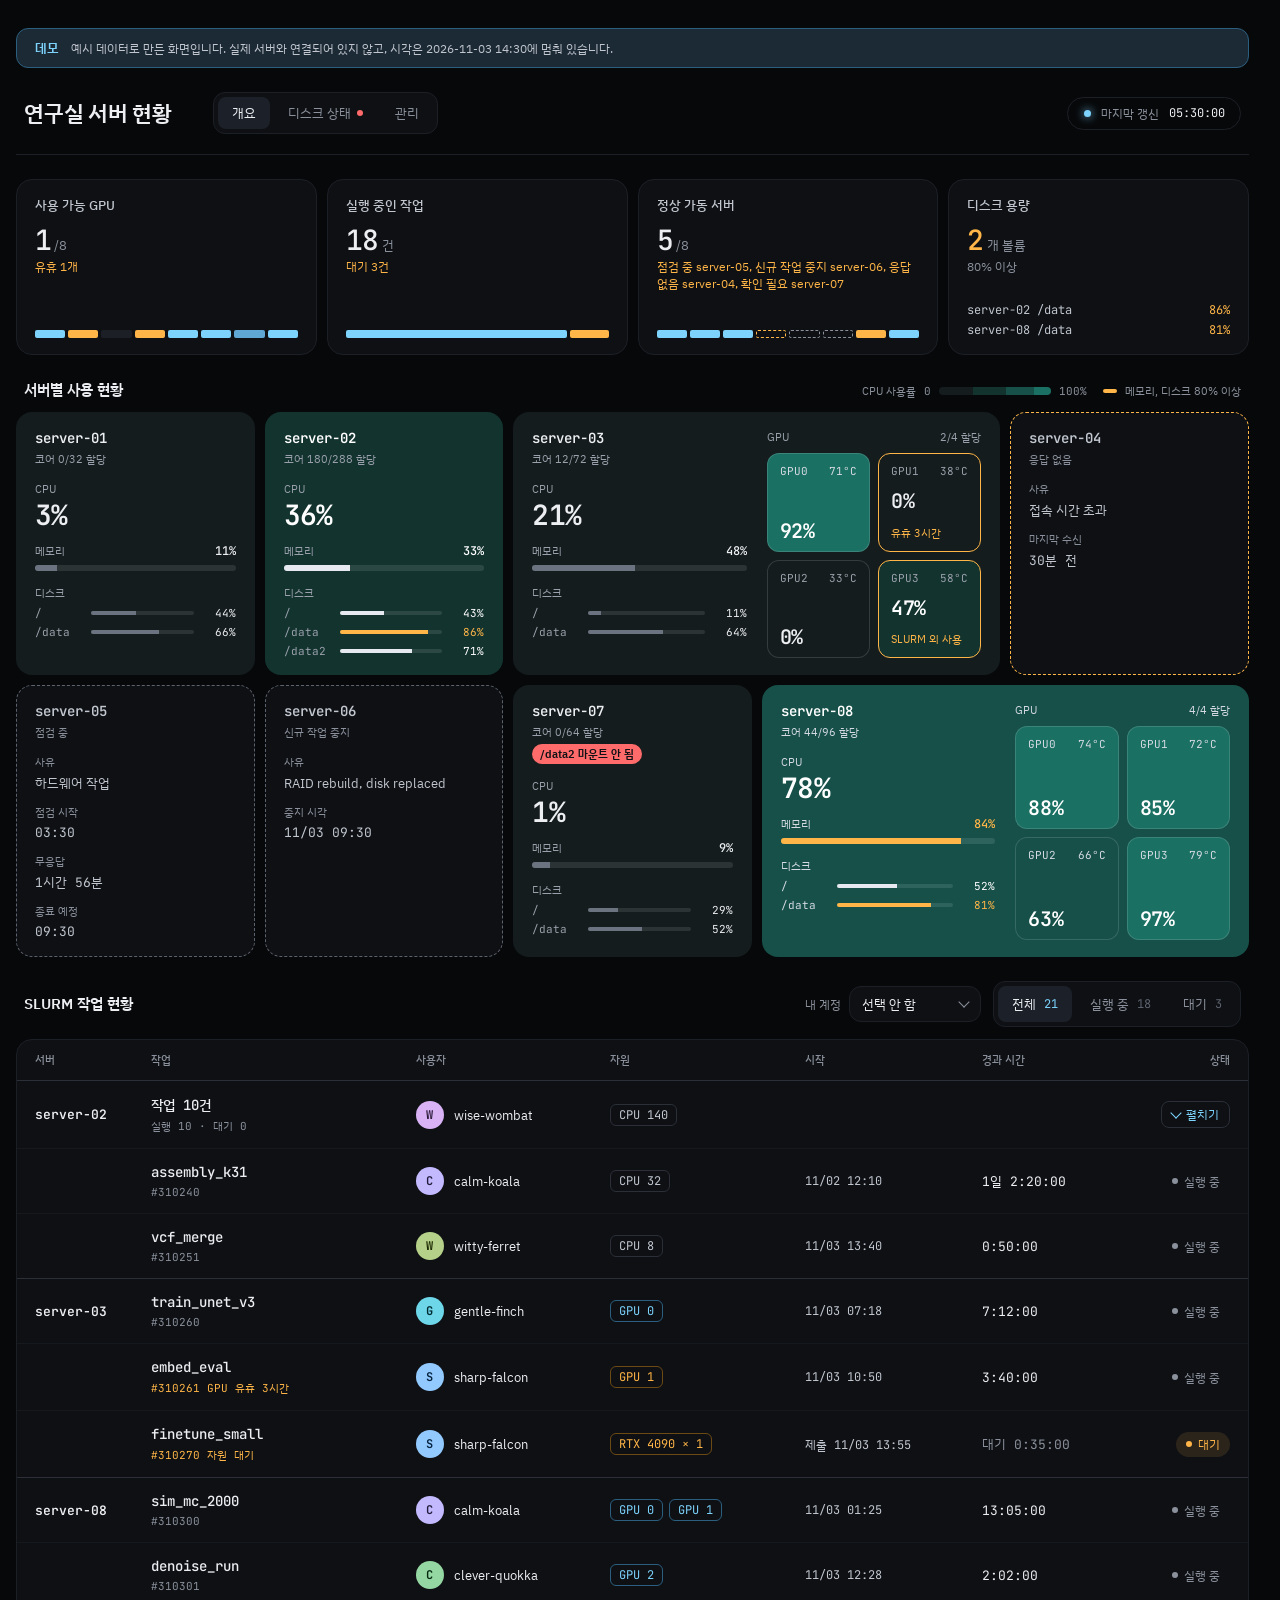
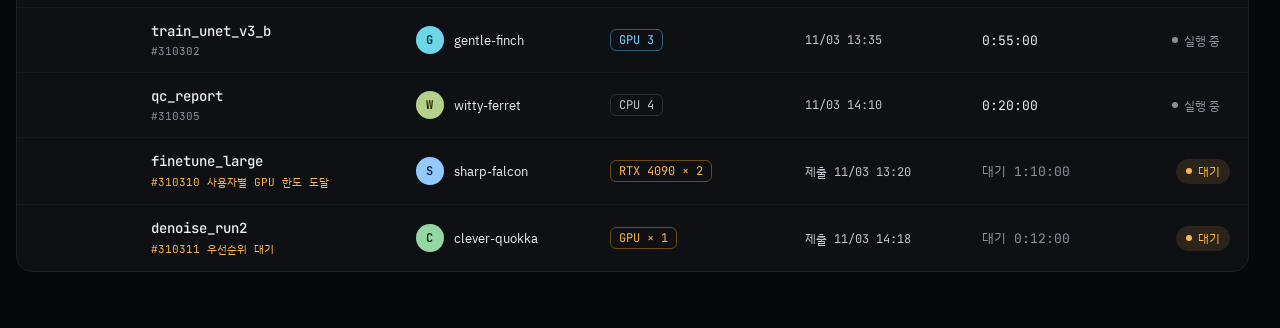
<file: index.html>
<!doctype html>
<html lang="ko">
<head>
<meta charset="utf-8">
<meta name="viewport" content="width=device-width, initial-scale=1">
<title>데모 · 연구실 서버 현황</title>
<!-- Home screen: icon drawn by make_icon.py; short name so iOS does not cut it off -->
<link rel="icon" type="image/png" href="apple-touch-icon.png">
<link rel="apple-touch-icon" href="apple-touch-icon.png">
<meta name="apple-mobile-web-app-title" content="Monitor">
<link rel="preconnect" href="https://fonts.googleapis.com">
<link href="https://fonts.googleapis.com/css2?family=IBM+Plex+Sans+KR:wght@400;500;600&amp;family=JetBrains+Mono:wght@400;500;600&amp;display=swap" rel="stylesheet">
<link rel="stylesheet" href="common.css">
<style>
.warn-list{display:flex;flex-direction:column;gap:4px;font-family:var(--mono);font-size:12px}
.warn-list div{display:grid;grid-template-columns:minmax(0,1fr) auto;align-items:start;gap:8px}
.warn-list span:first-child{color:var(--text2);overflow-wrap:anywhere}
.warn-list span:last-child{color:var(--amber)}

.legend{display:flex;flex-wrap:wrap;align-items:center;gap:8px 16px;font-size:11px;color:var(--muted)}
.legend>span{display:flex;align-items:center;gap:8px}
.legend .ramp{width:112px;height:8px;border-radius:4px}
.legend .amber{width:14px;height:4px;border-radius:2px;background:var(--amber)}

.srv-grid{display:grid;grid-auto-flow:dense;gap:10px;grid-template-columns:repeat(auto-fill,minmax(220px,1fr))}
/* rows start at the top so CPU/메모리/디스크 line up across cards of one row; spare height stays at the bottom */
.card{min-height:252px;border-radius:16px;padding:16px var(--pad);display:flex;flex-direction:column;justify-content:flex-start;gap:14px;border:1px solid transparent}
.card.wide{grid-column:span 2;flex-direction:row;flex-wrap:wrap;gap:16px 20px}
.card.down{background:var(--panel);color:var(--text2);border:1px dashed var(--dim);justify-content:flex-start}
.col{flex:1 1 180px;min-width:0;display:flex;flex-direction:column;justify-content:flex-start;gap:14px}
.col-gpu{flex:1 1 180px;min-width:0;display:flex;flex-direction:column;gap:8px}
.small{font-size:11px}
/* a problem on a server that still answers: a pill readable on every card colour */
.flags{display:flex;flex-wrap:wrap;gap:4px}
.flag{padding:2px 8px;border-radius:999px;font-size:11px;font-weight:600;color:var(--panel);background:var(--amber);overflow-wrap:anywhere}
.flag.danger{background:var(--red)}
.cpu{font-family:var(--mono);font-size:28px;font-weight:600;line-height:1;letter-spacing:-0.02em}
.bars{display:flex;flex-direction:column;gap:10px}
.mem-row{display:flex;flex-direction:column;gap:6px}
.mem-head{display:flex;justify-content:space-between;align-items:baseline;font-size:11px}
.mem-head b{font-family:var(--mono);font-size:12px;font-weight:500}
.track{border-radius:3px;overflow:hidden}
.track>div{height:100%}
.disks{display:flex;flex-direction:column;gap:5px;padding-top:4px}
.disk{display:grid;grid-template-columns:48px minmax(0,1fr) 34px;align-items:center;gap:8px;font-size:11px}
.disk span:first-child{font-family:var(--mono);overflow:hidden;text-overflow:ellipsis;white-space:nowrap}
.disk span:last-child{text-align:right;font-family:var(--mono)}
.down-info{display:flex;flex-direction:column;gap:12px;font-size:13px}
.down-info span:last-child{overflow-wrap:anywhere}
.gpu-head{display:flex;justify-content:space-between;font-size:11px}
.gpu-grid{flex:1 1 auto;display:grid;grid-template-columns:repeat(2,minmax(0,1fr));grid-auto-rows:minmax(84px,1fr);gap:8px}
/* white at 14%: the card sits on a heat-map colour, so its edge is a light line, not a theme colour */
.gpu{border-radius:12px;padding:10px 12px;border:1px solid rgba(255,255,255,0.14);display:flex;flex-direction:column;justify-content:space-between;gap:6px}
.gpu.warn{border-color:var(--amber)}
.gpu-top{display:flex;justify-content:space-between;gap:6px;font-family:var(--mono);font-size:11px}
.gpu-util{font-family:var(--mono);font-size:20px;font-weight:600;line-height:1;letter-spacing:-0.02em}
.gpu-note{font-size:11px;color:var(--amber)}

.tabs{display:flex;gap:4px;padding:4px;background:var(--panel);border:1px solid var(--line);border-radius:12px}
.tabs button{min-height:36px;padding:0 14px;border:0;border-radius:8px;font-size:13px;cursor:pointer;display:flex;align-items:center;gap:8px;background:transparent;color:var(--muted)}
.tabs button[aria-pressed="true"]{background:var(--raised);color:var(--text)}
.tabs button span{font-family:var(--mono);font-size:12px;color:var(--dim)}
.tabs button[aria-pressed="true"] span{color:var(--sky)}
.table{overflow-x:auto;border:1px solid var(--line);border-radius:16px;background:var(--panel)}
.table-in{min-width:840px}
.tr{display:grid;grid-template-columns:96px 1.4fr 1fr 1fr 0.9fr 0.8fr 88px;gap:20px;align-items:center;padding:14px var(--pad)}
.th{padding:12px var(--pad);font-size:11px;font-weight:500;color:var(--muted);border-bottom:1px solid var(--line2);align-items:start}
.tr.first{border-top:1px solid var(--line2)}
.tr.next{border-top:1px solid var(--line3)}
.tr.top{border-top:none}
.tr.mine{box-shadow:inset 3px 0 0 var(--sky);background:var(--sky-tint)}
.tr.mine .avatar{box-shadow:0 0 0 2px var(--panel),0 0 0 3.5px var(--sky)}
.job-ctl{display:flex;flex-wrap:wrap;align-items:center;gap:8px 12px}
.me-pick{display:flex;align-items:center;gap:8px;font-size:12px;color:var(--muted)}
/* the browser's own dropdown arrow (drawn against the right border, ignoring the padding) is replaced by the
   page's chevron (7px, 1.5px, muted), 12px in from the right like the text from the left; max-width keeps
   140px for the name as before, a longer one ends in … */
.me-pick .sel{position:relative;display:inline-flex}
.me-pick .sel::after{content:'';position:absolute;right:13px;top:50%;width:7px;height:7px;margin-top:-6px;border-right:1.5px solid var(--muted);border-bottom:1.5px solid var(--muted);transform:rotate(45deg);pointer-events:none}
.me-pick select{-webkit-appearance:none;appearance:none;min-height:36px;max-width:186px;padding:0 34px 0 12px;text-overflow:ellipsis;background:var(--panel);color:var(--text);border:1px solid var(--line);border-radius:12px;font-size:13px;color-scheme:dark;cursor:pointer}
.me-pick select:hover{background-image:var(--hover)}
.job-srv{font-family:var(--mono);font-size:13px;font-weight:600}
.job-name{font-family:var(--mono);font-size:14px;font-weight:500;overflow-wrap:anywhere}
.job-sub{font-family:var(--mono);font-size:11px;color:var(--muted)}
.job-sub.warn{color:var(--amber)}
.user{display:flex;align-items:center;gap:10px;min-width:0}
.avatar{width:28px;height:28px;flex:0 0 auto;border-radius:50%;display:flex;align-items:center;justify-content:center;font-family:var(--mono);font-size:12px;font-weight:600}
.user span:last-child{font-size:13px;overflow-wrap:anywhere}
.chips{display:flex;flex-wrap:wrap;gap:6px}
.chip{font-family:var(--mono);font-size:12px;padding:2px 8px;border-radius:6px;border:1px solid var(--line2);color:var(--text2)}
.chip.gpu-chip{border-color:var(--sky-line);color:var(--sky)}
.chip.warn{border-color:var(--amber-line);color:var(--amber)}
.job-time{font-family:var(--mono);font-size:12px;color:var(--text2)}
.job-el{font-family:var(--mono);font-size:13px}
.job-el.wait{color:var(--muted)}
.pill-wrap{display:flex;justify-content:flex-end}
.pill{display:inline-flex;align-items:center;gap:6px;padding:4px 10px;border-radius:999px;font-size:12px;color:var(--muted)}
.pill i{width:6px;height:6px;border-radius:50%;background:currentColor}
.pill.wait{background:var(--amber-pill);color:var(--amber)}
.more{display:flex;flex-wrap:wrap;gap:8px;padding:6px var(--pad) 10px calc(var(--pad) + 116px);border-top:1px solid var(--line3)}
.more button{min-height:32px;padding:0 12px;border:1px solid var(--line2);border-radius:8px;background:transparent;color:var(--sky);font-size:12px;cursor:pointer}
.more button:hover,.tabs button:not([aria-pressed="true"]):hover{background-image:var(--hover)}
/* chevrons: a text button that says what it does ('더 보기', '펼치기', '접기') points the way the list moves,
   down to grow and up to fold, as /admin '외 N개 / 접기'; a heading row without words uses ›/∨ (/admin, disk page) */
.more button{display:inline-flex;align-items:center;justify-content:center;gap:6px}
.more button::before{content:'';flex:none;width:7px;height:7px;margin-top:-4px;border-right:1.5px solid currentColor;border-bottom:1.5px solid currentColor;transform:rotate(45deg);transition:transform .15s}
.more button[data-act="less"]::before{margin-top:4px;transform:rotate(225deg)}
.tr.grp{width:100%;border:0;margin:0;background:transparent;color:inherit;font:inherit;text-align:left;cursor:pointer}
.tr.grp.first{border-top:1px solid var(--line2)}
.tr.grp.next{border-top:1px solid var(--line3)}
.tr.grp:hover{background-image:var(--hover)}
/* an opened group's own row takes the tint too, so the row and its jobs read as one block */
.tr.grp[aria-expanded="true"]{background-color:var(--tint)}
/* a button, so a button's 8px corners (round pills are states: 실행 중, 대기) */
.grp-pill{border:1px solid var(--line2);border-radius:8px;color:var(--sky)}
.grp-pill::before{content:'';flex:none;width:7px;height:7px;margin-top:-4px;border-right:1.5px solid currentColor;border-bottom:1.5px solid currentColor;transform:rotate(45deg);transition:transform .15s}
.grp[aria-expanded="true"] .grp-pill::before{margin-top:4px;transform:rotate(225deg)}
.tr.in-grp,.more.in-grp{background:var(--tint)}

/* Phones: each job becomes a small card (server, then name|state, user|elapsed, resources|start) instead of a sideways-scrolling table. */
@media (max-width:640px){
  .table-in{min-width:0}
  .tr.th{display:none}
  .tr{grid-template-columns:minmax(0,1fr) auto;grid-template-areas:"srv srv" "name pill" "user el" "chips time";gap:8px 12px;padding:12px var(--pad)}
  .tr.next{grid-template-areas:"name pill" "user el" "chips time"}
  .tr.next .job-srv{display:none}
  .tr>:nth-child(1){grid-area:srv}
  .tr>:nth-child(2){grid-area:name}
  .tr>:nth-child(3){grid-area:user}
  .tr>:nth-child(4){grid-area:chips}
  .tr>:nth-child(5){grid-area:time;justify-self:end}
  .tr>:nth-child(6){grid-area:el;justify-self:end}
  .tr>:nth-child(7){grid-area:pill;align-self:start}
  /* Without the header row, label running jobs' start and elapsed (pending ones already say 제출/대기). */
  .job-time:not(.wait)::before{content:'시작 ';color:var(--muted)}
  .job-el:not(.wait)::before{content:'경과 ';color:var(--muted);font-weight:400}
  .more{padding:6px var(--pad) 10px}
  /* buttons share a line when they fit, else each takes its own full line */
  .more button{flex:1 1 auto;min-height:36px}
  /* inside an opened group every row has the same user: drop the avatar line */
  .tr.in-grp{grid-template-areas:"name pill" "chips el" "chips time"}
  .tr.in-grp>:nth-child(3){display:none}
  .tr.in-grp>:nth-child(4){align-self:start}
  .job-ctl,.tabs{width:100%}
  .tabs button{flex:1 1 0;justify-content:center;gap:5px;padding:0 6px;white-space:nowrap}
  .srv-grid{grid-template-columns:repeat(2,minmax(0,1fr))}
}
@media (max-width:340px){.srv-grid{grid-template-columns:minmax(0,1fr)}.card.wide{grid-column:auto}}
</style>
<style>
/* demo only: the banner above the header */
.demo-banner{display:flex;flex-wrap:wrap;align-items:baseline;gap:4px 12px;padding:10px var(--pad);border:1px solid var(--sky-line);border-radius:12px;background:var(--sky-bg);color:var(--sky);font-size:13px;font-weight:600}
.demo-banner span{color:var(--text2);font-size:12px;font-weight:400}
</style>
</head>
<body>
<div class="wrap">

<div class="demo-banner" role="note">데모<span>예시 데이터로 만든 화면입니다. 실제 서버와 연결되어 있지 않고, 시각은 2026-11-03 14:30에 멈춰 있습니다.</span></div>
<header>
  <div class="head-left">
    <h1>연구실 서버 현황</h1>
    <nav class="seg-nav" aria-label="보기 선택">
      <a href="index.html" aria-current="page">개요</a>
      <a href="disk.html">디스크 상태<span class="nav-dot" id="nav-dot" hidden></span></a>
      <a href="admin.html">관리</a>
    </nav>
  </div>
  <div id="badge" class="badge" role="status">
    <span class="dot" aria-hidden="true"></span>
    <span class="lbl">불러오는 중</span>
    <span class="mono" id="badge-time"></span>
  </div>
</header>

<div id="notice" class="notice" hidden></div>

<section class="summary" aria-label="요약" id="summary"></section>

<section class="sec">
  <div class="sec-head">
    <h2>서버별 사용 현황</h2>
    <div class="legend" aria-label="색 범례">
      <span><span>CPU 사용률</span><span class="mono">0</span><span class="ramp" id="ramp" aria-hidden="true"></span><span class="mono">100%</span></span>
      <span><span class="amber" aria-hidden="true"></span>메모리, 디스크 80% 이상</span>
    </div>
  </div>
  <div class="srv-grid" id="grid"></div>
</section>

<section class="sec">
  <div class="sec-head">
    <h2>SLURM 작업 현황</h2>
    <div class="job-ctl">
      <label class="me-pick"><span>내 계정</span><span class="sel"><select id="me" aria-label="내 계정"><option value="">선택 안 함</option></select></span></label>
      <div class="tabs" role="group" aria-label="작업 필터" id="tabs"></div>
    </div>
  </div>
  <div class="table">
    <div class="table-in">
      <div class="tr th"><span>서버</span><span>작업</span><span>사용자</span><span>자원</span><span>시작</span><span>경과 시간</span><span style="text-align:right">상태</span></div>
      <div id="rows"></div>
    </div>
  </div>
</section>

</div>
<script src="demo_data.js"></script>
<script src="disk_rules.js"></script>
<script>
(function () {
  'use strict';
  // demo: data from demo_data.js, the clock pinned at the data's time, no polling (make_demo.py)
  var fetch = window.DEMO.fetch, Date = window.DEMO.Date, setInterval = window.DEMO.noInterval;

  // Refresh: CPU/memory/GPU every 1 s, paused while the tab is hidden. The job
  // table is re-rendered only when a host's SLURM snapshot changes (the
  // collectors query SLURM every 10 s).
  var DATA_URL = 'data/all.json';
  var POLL_MS = 1000;
  var STALE_MS = 30000;          // header turns amber after 30 s without new data
  var IDLE_MIN = 120;            // GPU idle warning after 2 h below 5 %
  var HOT_C = 85;                // GPU temperature warning
  var HIGH_PCT = 80;             // memory / disk warning
  var COLLAPSE_OVER = 8;         // a server with more jobs than this is folded
  var COLLAPSED_SHOW = 5;        // rows shown while folded
  // each "더 보기" reveals this many more rows; fewer on phones, where a job is a taller card
  var MORE_STEP = window.matchMedia && window.matchMedia('(max-width:640px)').matches ? 10 : 20;
  var EXPANDED_KEY = 'lab-dashboard.expanded';
  var GROUP_MIN = 5;             // a user with this many jobs on one server gets one summary row
  var GROUPS_KEY = 'lab-dashboard.groups';

  // the common.css colours (inline styles take var()); the heat-map and avatar palettes below are
  // this page's own data colours, not theme colours
  var AMBER = 'var(--amber)', RED = 'var(--red)', SKY = 'var(--sky)', BLUE = 'var(--blue)', MUTED = 'var(--muted)';
  var OFF = 'var(--line)';
  var TEAL = ['#141c1d', '#13332f', '#165049', '#1b7064'];   // CPU heatmap: <30, <60, <85, >=85
  // User avatar colors: 12 hues at equal lightness and chroma (OKLCH L 0.82 C 0.10,
  // text L 0.25), hue 125-350 in steps of ~20; the red, orange and yellow range is
  // left out because those colors mean warnings here.
  var USER_COLORS = [
    ['#b5d088', '#1b2602'], ['#95d7a2', '#062911'], ['#7dd9ba', '#002a1d'], ['#6ed9d2', '#002a28'],
    ['#6dd6e8', '#002931'], ['#7bd0f9', '#002639'], ['#92c9ff', '#06233d'], ['#abc1ff', '#171f3e'],
    ['#c3b9ff', '#221c3c'], ['#d8b2f5', '#2a1837'], ['#e9ade3', '#31162f'], ['#f6a9cd', '#361426']
  ];
  var ME_KEY = 'lab-dashboard.me';
  var WAIT_REASON = {
    Resources: '자원 대기', Priority: '우선순위 대기', JobHeldUser: '사용자 보류', JobHeldAdmin: '관리자 보류',
    Dependency: '선행 작업 대기', BeginTime: '시작 시각 대기', ReqNodeNotAvail: '노드 사용 불가',
    QOSMaxGRESPerUser: '사용자별 GPU 한도 도달', QOSMaxCpuPerUserLimit: '사용자별 CPU 한도 도달', AssocGrpGRES: 'GPU 한도 도달'
  };

  var data = null;
  var lastGenerated = null;
  var lastChangeAt = 0;
  var fetchFailed = false;
  var filter = 'all';
  var jobsKey = '';
  // Extra rows the viewer revealed per host (host -> count); per-browser
  // convenience, so storage may fail silently. Older saves stored true.
  var expanded = {};
  try { expanded = JSON.parse(localStorage.getItem(EXPANDED_KEY) || '{}') || {}; } catch (e) { expanded = {}; }
  function saveExpanded() {
    try { localStorage.setItem(EXPANDED_KEY, JSON.stringify(expanded)); } catch (e) { /* ignore */ }
  }
  // Summary rows the viewer opened ("host|user" -> extra rows revealed beyond the first MORE_STEP).
  var groups = {};
  try { groups = JSON.parse(localStorage.getItem(GROUPS_KEY) || '{}') || {}; } catch (e) { groups = {}; }
  function saveGroups() {
    try { localStorage.setItem(GROUPS_KEY, JSON.stringify(groups)); } catch (e) { /* ignore */ }
  }
  // The viewer's own account, picked once per browser: those jobs are outlined,
  // listed first on each server, and get a "내 작업" tab.
  var me = '';
  try { me = localStorage.getItem(ME_KEY) || ''; } catch (e) { me = ''; }
  var meOptionsKey = '';

  function $(id) { return document.getElementById(id); }
  function esc(s) {
    return String(s == null ? '' : s).replace(/[&<>"']/g, function (c) {
      return { '&': '&amp;', '<': '&lt;', '>': '&gt;', '"': '&quot;', "'": '&#39;' }[c];
    });
  }
  function pct(v) { return v == null ? 0 : Math.round(v); }

  function level(v) {
    var i = v >= 85 ? 3 : (v >= 60 ? 2 : (v >= 30 ? 1 : 0));
    return { bg: TEAL[i], fg: i ? '#ffffff' : '#eceef2', sub: i >= 2 ? '#d5dae2' : '#9aa1ac',
             on: i ? '#e6e9ef' : '#6b7380', off: 'rgba(255,255,255,0.1)' };
  }
  var DOWN_C = { bg: 'var(--panel)', fg: 'var(--text2)', sub: MUTED, on: 'var(--dim)', off: OFF };

  // ---------- time helpers ----------

  // Server timezone from the aggregator's ISO time ("...+0900"), so SLURM's
  // naive timestamps are read in server time whatever the viewer's timezone.
  function serverTz() {
    var m = data && /([+-])(\d\d)(\d\d)$/.exec(data.time || '');
    return m ? m[1] + m[2] + ':' + m[3] : '+09:00';
  }
  function parseSlurm(ts) {
    if (!ts || !/^\d{4}-\d\d-\d\dT/.test(ts)) return null;
    var t = Date.parse(ts + serverTz());
    return isNaN(t) ? null : t;
  }
  function two(n) { return (n < 10 ? '0' : '') + n; }
  // Format in server time: shift by the server offset, then read UTC fields.
  function shortTime(ts) {
    var t = parseSlurm(ts);
    if (t == null) return '—';
    var m = /([+-])(\d\d):(\d\d)/.exec(serverTz());
    var off = (m[1] === '-' ? -1 : 1) * (parseInt(m[2], 10) * 60 + parseInt(m[3], 10));
    var d = new Date(t + off * 60000);
    return two(d.getUTCMonth() + 1) + '/' + two(d.getUTCDate()) + ' ' + two(d.getUTCHours()) + ':' + two(d.getUTCMinutes());
  }
  // SLURM "28-02:41:10" -> "28일 02:41:10"; no warning for long runs.
  function slurmElapsed(s) {
    if (!s) return '—';
    var k = s.indexOf('-');
    return k > 0 ? s.slice(0, k) + '일 ' + s.slice(k + 1) : s;
  }
  function duration(sec) {
    sec = Math.max(0, Math.floor(sec));
    var d = Math.floor(sec / 86400), h = Math.floor(sec % 86400 / 3600), m = Math.floor(sec % 3600 / 60), s = sec % 60;
    var hms = (d ? two(h) : h) + ':' + two(m) + ':' + two(s);
    return d ? d + '일 ' + hms : hms;
  }
  // "10/28 " when the time is not from today (stopped collection), else nothing.
  function dayPrefix(epoch) {
    var d = new Date(epoch * 1000);
    return d.toDateString() === new Date().toDateString() ? '' : (d.getMonth() + 1) + '/' + d.getDate() + ' ';
  }
  // ssh/aggregator error -> short Korean reason; the raw text stays in the tooltip and on /admin
  function goneReason(err) {
    if (!err) return '새 데이터 없음';
    if (/timed out/i.test(err)) return '접속 시간 초과';
    if (/refused/i.test(err)) return '접속 거부';
    if (/no route|unreachable|name resolution|could not resolve/i.test(err)) return '네트워크 연결 불가';
    if (/^no data for/.test(err)) return '새 데이터 없음';
    if (/closed|reset/i.test(err)) return '연결 종료';
    return err;
  }
  var MAINT_LONG_S = 24 * 3600;   // open-ended 점검 중 mark silent this long turns amber
  function agoText(sec) {
    sec = Math.max(0, Math.round(sec));
    if (sec < 60) return sec + '초 전';
    var m = Math.floor(sec / 60);
    if (m < 60) return m + '분 전';
    var h = Math.floor(m / 60);
    if (h < 24) return h + '시간 ' + (m % 60) + '분 전';
    return Math.floor(h / 24) + '일 ' + (h % 24) + '시간 전';
  }
  function clock(epoch) {
    var d = new Date(epoch * 1000);
    return two(d.getHours()) + ':' + two(d.getMinutes()) + ':' + two(d.getSeconds());
  }

  // ---------- derived model ----------

  function nodeState(x) {
    var st = x.status;
    var node = st && st.slurm && st.slurm.node;
    var stateStr = (node && node.state) || '';
    // Marked on /admin (or maintenance.py) before a planned power-off: grey, not amber.
    if ((!st || x.stale) && x.maintenance) {
      var mt = x.maintenance;
      // when it started, and the planned end only when one was set (an open-ended mark has none to show)
      var hm = function (t) { return dayPrefix(t) + clock(t).slice(0, 5); };
      var quiet = mt.silent_at || mt.set_at;
      var quietS = quiet ? Date.now() / 1000 - quiet : 0;
      // an open-ended mark must not hide a real outage for long (one outage once went 20 h unnoticed)
      var long = !mt.until && quietS >= MAINT_LONG_S;
      return { kind: 'drain', maint: true, warn: long, long: long, label: long ? '점검 중 · 24시간 넘음' : '점검 중',
               reason: mt.note || '사유 없음', sinceLabel: '점검 시작', since: mt.set_at ? hm(mt.set_at) : '—',
               silent: quiet ? agoText(quietS).replace(/ 전$/, '') : null,
               until: mt.until ? hm(mt.until) : null };
    }
    if (!st || x.stale) {
      return { kind: 'gone', label: '응답 없음',
               reason: goneReason(x.error), detail: x.error || '최근 30초 동안 새 데이터가 없습니다.',
               since: x.age == null ? '—' : agoText(x.age) };
    }
    if (/DRAIN/.test(stateStr)) {
      // SLURM DRAIN: the server is up and running jobs keep going; only new jobs stay out
      return { kind: 'drain', label: '신규 작업 중지', reason: node.reason || '사유 없음', sinceLabel: '중지 시각',
               since: shortTime(node.reason_time) };
    }
    // the server answers but SLURM does not use it: amber (after a reboot slurmd may not start)
    if (!st.slurm.ok || !node) return { kind: 'up', warn: true, label: 'SLURM 응답 없음' };
    if (/DOWN/.test(stateStr)) return { kind: 'up', warn: true, label: 'SLURM 제외 (' + stateStr + ')' };
    return { kind: 'up', label: '코어 ' + node.cpu_alloc + '/' + node.cpu_total + ' 할당' };
  }

  function gpuInfo(g) {
    var held = g.allocated || (g.procs && g.procs.length > 0);
    var idleH = held && g.idle_min >= IDLE_MIN ? Math.floor(g.idle_min / 60) : 0;
    var hot = g.temp != null && g.temp >= HOT_C;
    return { g: g, held: held, idleH: idleH, hot: hot, outside: !!g.outside_slurm,
             // available = not allocated by SLURM and no process on it
             free: !held };
  }

  function servers() { return (data && data.servers) || []; }

  function jobRunning(j) { return j.state === 'RUNNING' || j.state === 'COMPLETING' || j.state === 'CONFIGURING'; }
  function jobPending(j) { return j.state === 'PENDING'; }

  // ---------- render: summary ----------

  function segs(list) {
    // s.n = share of the width (two-part job bar); without it every segment is equal.
    return '<div class="segs" aria-hidden="true">' + list.map(function (s) {
      return '<i style="background:' + s.c + ';' + (s.b ? 'border:' + s.b + ';' : '') + (s.n ? 'flex-grow:' + s.n : '') + '"></i>';
    }).join('') + '</div>';
  }
  function tile(label, value, unit, note, noteWarn, valueWarn, foot) {
    return '<div class="tile"><span class="tile-label">' + label + '</span>' +
      '<div class="stack"><div class="tile-val"><b' + (valueWarn ? ' style="color:' + AMBER + '"' : '') + '>' + value + '</b><span>' + unit + '</span></div>' +
      '<span class="tile-note"' + (noteWarn ? ' style="color:' + AMBER + '"' : '') + '>' + note + '</span></div>' +
      '<div class="tile-foot">' + foot + '</div></div>';
  }

  function renderSummary() {
    var gpus = [], jobs = [], nodes = [], disksWarn = [];
    servers().forEach(function (x) {
      var st = x.status, ns = nodeState(x);
      nodes.push({ host: x.host, ns: ns, x: x });
      if (!st || x.stale) return;
      (st.gpus || []).forEach(function (g) { gpus.push(gpuInfo(g)); });
      ((st.slurm && st.slurm.jobs) || []).forEach(function (j) { jobs.push(j); });
      (st.disks || []).forEach(function (v) {
        if (v.pct >= HIGH_PCT) disksWarn.push({ where: x.host + ' ' + v.mount, pct: v.pct });
      });
    });

    var free = gpus.filter(function (i) { return i.free; }).length;
    var idle = gpus.filter(function (i) { return i.idleH; }).length;
    var outside = gpus.filter(function (i) { return i.outside; }).length;
    var avg = gpus.length ? Math.round(gpus.reduce(function (a, i) { return a + (i.g.util || 0); }, 0) / gpus.length) : 0;
    var gNote = idle ? '유휴 ' + idle + '개' : (outside ? 'SLURM 외 사용 ' + outside + '개' : '평균 사용률 ' + avg + '%');
    var gSegs = gpus.map(function (i) {
      var u = i.g.util || 0;
      return { c: (i.idleH || i.outside) ? AMBER : (u > 0 ? (u >= 85 ? SKY : (u >= 60 ? '#5fa8d3' : BLUE)) : (i.held ? 'var(--sky-line)' : OFF)) };
    });

    var run = jobs.filter(jobRunning).length;
    var wait = jobs.filter(jobPending).length;
    // Job counts change and run high, so one bar in two parts (running, then pending) instead of a segment per job.
    var jSegs = [];
    if (run) jSegs.push({ c: SKY, n: run });
    if (wait) jSegs.push({ c: AMBER, n: wait });

    var up = nodes.filter(function (n) { return n.ns.kind === 'up'; }).length;
    var maints = nodes.filter(function (n) { return n.ns.maint; }).map(function (n) { return n.host; });
    var drains = nodes.filter(function (n) { return n.ns.kind === 'drain' && !n.ns.maint; }).map(function (n) { return n.host; });
    var gone = nodes.filter(function (n) { return n.ns.kind === 'gone'; }).map(function (n) { return n.host; });
    var warned = nodes.filter(function (n) { return n.ns.kind === 'up' && (n.ns.warn || (n.x.mount_problems || []).length); }).map(function (n) { return n.host; });
    var sNote = [];
    if (maints.length) sNote.push('점검 중 ' + maints.join(', '));
    if (drains.length) sNote.push('신규 작업 중지 ' + drains.join(', '));
    if (gone.length) sNote.push('응답 없음 ' + gone.join(', '));
    if (warned.length) sNote.push('확인 필요 ' + warned.join(', '));
    var nSegs = nodes.map(function (n) {
      if (n.ns.kind === 'up') return { c: warned.indexOf(n.host) >= 0 ? AMBER : SKY };
      return n.ns.kind === 'gone' || n.ns.long ? { c: 'transparent', b: '1px dashed ' + AMBER } : { c: 'transparent', b: '1px dashed ' + MUTED };
    });

    disksWarn.sort(function (a, b) { return b.pct - a.pct; });
    var dList = '<div class="warn-list">' + disksWarn.slice(0, 2).map(function (d) {
      return '<div><span>' + esc(d.where) + '</span><span>' + d.pct + '%</span></div>';
    }).join('') + '</div>';

    $('summary').innerHTML =
      tile('사용 가능 GPU', free, '/' + gpus.length, gNote, idle || outside, false, gpus.length ? segs(gSegs) : '') +
      tile('실행 중인 작업', run, '건', '대기 ' + wait + '건', wait > 0, false, jSegs.length ? segs(jSegs) : '') +
      tile('정상 가동 서버', up, '/' + nodes.length, sNote.length ? esc(sNote.join(', ')) : '모두 정상', gone.length + warned.length > 0, false, segs(nSegs)) +
      tile('디스크 용량', disksWarn.length, '개 볼륨', '80% 이상', false, disksWarn.length > 0, disksWarn.length ? dList : '');
  }

  // ---------- render: server cards ----------

  function bar(label, value, c, h) {
    var p = pct(value), high = p >= HIGH_PCT;
    return { p: p, fill: high ? AMBER : c.on, text: high ? AMBER : c.fg, label: label, h: h };
  }
  function memHtml(st, c) {
    var b = bar('메모리', st.mem && st.mem.pct, c);
    return '<div class="mem-row"><div class="mem-head"><span style="color:' + c.sub + '">메모리</span><b style="color:' + b.text + '">' + b.p + '%</b></div>' +
      '<div class="track" aria-hidden="true" style="height:6px;background:' + c.off + '"><div style="width:' + b.p + '%;background:' + b.fill + '"></div></div></div>';
  }
  function disksHtml(st, c) {
    var rows = (st.disks || []).map(function (v) {
      var b = bar(v.mount, v.pct, c);
      return '<div class="disk"><span style="color:' + c.sub + '" title="' + esc(v.mount) + '">' + esc(v.mount) + '</span>' +
        '<div class="track" aria-hidden="true" style="height:4px;border-radius:2px;background:' + c.off + '"><div style="width:' + b.p + '%;background:' + b.fill + '"></div></div>' +
        '<span style="color:' + b.text + '">' + b.p + '%</span></div>';
    }).join('');
    return '<div class="disks"><span class="small" style="color:' + c.sub + '">디스크</span>' + rows + '</div>';
  }
  function gpuHtml(i) {
    var g = i.g, c = level(g.util || 0);
    var notes = [];
    if (i.idleH) notes.push('유휴 ' + i.idleH + '시간');
    if (i.outside) notes.push('SLURM 외 사용');
    var warn = i.idleH || i.outside || i.hot;
    return '<div class="gpu' + (warn ? ' warn' : '') + '" style="background:' + c.bg + ';color:' + c.fg + '">' +
      '<div class="gpu-top"><span style="color:' + c.sub + '">GPU' + g.index + '</span><span style="color:' + (i.hot ? AMBER : c.sub) + '">' +
      (g.temp == null ? '—' : Math.round(g.temp)) + '°C</span></div>' +
      '<span class="gpu-util">' + pct(g.util) + '%</span>' +
      (notes.length ? '<span class="gpu-note">' + notes.join(', ') + '</span>' : '') + '</div>';
  }

  function cardHtml(x) {
    var st = x.status, ns = nodeState(x);
    var flags = (x.mount_problems || []).map(function (m) {
      return '<span class="flag danger">' + esc(m.mount + (m.why === 'missing' ? ' 마운트 안 됨' : m.why === 'hung' ? ' 응답 지연' : ' 읽기 전용')) + '</span>';
    });
    var head = function (c) {
      return '<div class="stack"><span class="name">' + esc(x.host) + '</span>' +
        (ns.warn ? '' : '<span class="small" style="color:' + c.sub + '">' + esc(ns.label) + '</span>') +
        (ns.warn || flags.length ? '<div class="flags">' + (ns.warn ? '<span class="flag">' + esc(ns.label) + '</span>' : '') + flags.join('') + '</div>' : '') + '</div>';
    };
    if (ns.kind !== 'up') {
      var c0 = DOWN_C;
      var border = ns.kind === 'gone' || ns.long ? 'border-color:' + AMBER : '';
      return '<div class="card down" style="' + border + '"' + (ns.detail ? ' title="' + esc(ns.detail) + '"' : '') + '>' + head(c0) +
        '<div class="down-info"><div class="stack"><span class="small" style="color:' + c0.sub + '">사유</span><span>' + esc(ns.reason) + '</span></div>' +
        '<div class="stack"><span class="small" style="color:' + c0.sub + '">' + (ns.sinceLabel || '마지막 수신') + '</span><span class="mono">' + esc(ns.since) + '</span></div>' +
        (ns.silent ? '<div class="stack"><span class="small" style="color:' + c0.sub + '">무응답</span><span class="mono"' + (ns.long ? ' style="color:' + AMBER + '"' : '') + '>' + esc(ns.silent) + '</span></div>' : '') +
        (ns.until ? '<div class="stack"><span class="small" style="color:' + c0.sub + '">종료 예정</span><span class="mono">' + esc(ns.until) + '</span></div>' : '') + '</div></div>';
    }
    var cpu = st.cpu ? st.cpu.pct : 0;
    var c = level(cpu);
    var metrics = '<div class="stack"><span class="small" style="color:' + c.sub + '">CPU</span><span class="cpu">' + pct(cpu) + '%</span></div>' +
      '<div class="bars">' + memHtml(st, c) + disksHtml(st, c) + '</div>';
    var gpus = (st.gpus || []).map(gpuInfo);
    if (!gpus.length) {
      return '<div class="card" style="background:' + c.bg + ';color:' + c.fg + '">' + head(c) + metrics + '</div>';
    }
    var alloc = gpus.filter(function (i) { return i.g.allocated; }).length;
    return '<div class="card wide" style="background:' + c.bg + ';color:' + c.fg + '">' +
      '<div class="col">' + head(c) + metrics + '</div>' +
      '<div class="col-gpu"><div class="gpu-head" style="color:' + c.sub + '"><span>GPU</span><span>' + alloc + '/' + gpus.length + ' 할당</span></div>' +
      '<div class="gpu-grid">' + gpus.map(gpuHtml).join('') + '</div></div></div>';
  }

  function renderGrid() {
    $('grid').innerHTML = servers().map(cardHtml).join('');
  }

  // ---------- render: jobs ----------

  function userHash(name) {
    var h = 0;
    for (var i = 0; i < name.length; i++) h = (h * 31 + name.charCodeAt(i)) >>> 0;
    return h;
  }
  // Each user keeps the color their name hashes to, unless someone else on the
  // page already has it: then the next free one (stepping by 5, which visits all
  // 12). Users are placed in a fixed order, so the result only changes when the
  // set of users with jobs changes.
  var userSlots = {};
  function assignUserColors(names) {
    var n = USER_COLORS.length, used = {}, slots = {};
    names.slice().sort(function (a, b) {
      return (userHash(a) % n - userHash(b) % n) || (a < b ? -1 : a > b ? 1 : 0);
    }).forEach(function (u) {
      var k = userHash(u) % n, tries = 0;
      while (used[k] && tries++ < n) k = (k + 5) % n;
      used[k] = true;
      slots[u] = k;
    });
    userSlots = slots;
  }
  function userColor(name) {
    var k = userSlots[name];
    return USER_COLORS[k === undefined ? userHash(name) % USER_COLORS.length : k];
  }

  function rowPos(isFirst, isTop) { return isTop ? 'top' : (isFirst ? 'first' : 'next'); }

  // One row standing for all of a user's jobs on a server; a button that lists them.
  function groupRow(g, x, gpuByIdx, isFirst, isTop, open) {
    var run = 0, wait = 0, cpus = 0, gpus = 0, gReq = 0, idle = false;
    g.jobs.forEach(function (j) {
      if (jobPending(j)) { wait++; if (j.gpu_req) gReq += j.gpu_req.count || 0; return; }
      if (!jobRunning(j)) return;
      run++;
      if (j.gpu_idx && j.gpu_idx.length) {
        gpus += j.gpu_idx.length;
        j.gpu_idx.forEach(function (k) { var i = gpuByIdx[k]; if (i && i.idleH) idle = true; });
      } else cpus += j.cpus || 0;
    });
    var chips = [];
    if (gpus) chips.push({ label: 'GPU ' + gpus + '개', cls: idle ? 'warn' : 'gpu-chip' });
    if (cpus) chips.push({ label: 'CPU ' + cpus, cls: '' });
    if (gReq) chips.push({ label: 'GPU ' + gReq + '개 대기', cls: 'warn' });
    var other = g.jobs.length - run - wait;
    var sub = ['실행 ' + run, '대기 ' + wait].concat(other ? ['기타 ' + other] : []).join(' · ');
    var uc = userColor(g.user);
    return '<button type="button" class="tr grp ' + rowPos(isFirst, isTop) + '" data-grp="' + esc(x.host + '|' + g.user) + '" data-act="toggle" aria-expanded="' + open + '">' +
      '<span class="job-srv">' + (isFirst ? esc(x.host) : '') + '</span>' +
      '<span class="stack" style="min-width:0"><span class="job-name">작업 ' + g.jobs.length + '건</span><span class="job-sub' + (wait ? ' warn' : '') + '">' + esc(sub) + '</span></span>' +
      '<span class="user"><span class="avatar" aria-hidden="true" style="background:' + uc[0] + ';color:' + uc[1] + '">' + esc(g.user.charAt(0).toUpperCase()) + '</span><span>' + esc(g.user) + '</span></span>' +
      '<span class="chips">' + chips.map(function (c) { return '<span class="chip ' + c.cls + '">' + esc(c.label) + '</span>'; }).join('') + '</span>' +
      '<span class="job-time wait"></span><span class="job-el wait"></span>' +
      '<span class="pill-wrap"><span class="pill grp-pill">' + (open ? '접기' : '펼치기') + '</span></span></button>';
  }

  function jobRow(j, x, gpuByIdx, nowMs, isFirst, isTop, inGroup) {
    var pending = jobPending(j), running = jobRunning(j);
    var idleH = 0;
    (j.gpu_idx || []).forEach(function (k) { var i = gpuByIdx[k]; if (i && i.idleH > idleH) idleH = i.idleH; });

    var chips = [];
    if (running && j.gpu_idx && j.gpu_idx.length) {
      j.gpu_idx.forEach(function (k) { chips.push({ label: 'GPU ' + k, cls: idleH ? 'warn' : 'gpu-chip' }); });
    } else if (pending && j.gpu_req) {
      chips.push({ label: (j.gpu_req.model || 'GPU') + ' × ' + j.gpu_req.count, cls: 'warn' });
    } else {
      chips.push({ label: 'CPU ' + (j.cpus == null ? '?' : j.cpus), cls: pending ? 'warn' : '' });
    }

    var sub = '#' + j.id, subWarn = false;
    if (pending) { sub += ' ' + (WAIT_REASON[j.reason] || j.reason || '대기'); subWarn = true; }
    else if (idleH) { sub += ' GPU 유휴 ' + idleH + '시간'; subWarn = true; }

    var start, elapsed;
    if (pending) {
      var sub_t = parseSlurm(j.submit);
      start = '제출 ' + shortTime(j.submit);
      elapsed = '대기 ' + (sub_t == null ? '—' : duration((nowMs - sub_t) / 1000));
    } else {
      start = shortTime(j.start);
      elapsed = slurmElapsed(j.elapsed);
    }
    var stateLabel = pending ? '대기' : (running ? '실행 중' : ({ SUSPENDED: '일시 중지' }[j.state] || j.state));
    var uc = userColor(j.user || '?');
    return '<div class="tr ' + rowPos(isFirst, isTop) + (inGroup ? ' in-grp' : '') + (me && j.user === me ? ' mine' : '') + '">' +
      '<span class="job-srv">' + (isFirst ? esc(x.host) : '') + '</span>' +
      '<div class="stack" style="min-width:0"><span class="job-name">' + esc(j.name) + '</span><span class="job-sub' + (subWarn ? ' warn' : '') + '">' + esc(sub) + '</span></div>' +
      '<div class="user"><span class="avatar" aria-hidden="true" style="background:' + uc[0] + ';color:' + uc[1] + '">' + esc((j.user || '?').charAt(0).toUpperCase()) + '</span><span>' + esc(j.user) + '</span></div>' +
      '<div class="chips">' + chips.map(function (c) { return '<span class="chip ' + c.cls + '">' + esc(c.label) + '</span>'; }).join('') + '</div>' +
      '<span class="job-time' + (pending ? ' wait' : '') + '">' + esc(start) + '</span>' +
      '<span class="job-el' + (pending ? ' wait' : '') + '">' + esc(elapsed) + '</span>' +
      '<div class="pill-wrap"><span class="pill' + (pending ? ' wait' : '') + '"><i aria-hidden="true"></i>' + esc(stateLabel) + '</span></div></div>';
  }

  function renderJobs(force) {
    // Rebuild only when a SLURM snapshot changed, the filter changed, or a
    // pending job's wait time needs ticking (every render of the 2 s loop is
    // cheap enough for the tabs, so only the rows are guarded).
    var key = filter + '|' + me + '|' + servers().map(function (x) {
      return x.host + ':' + (x.status && x.status.slurm ? x.status.slurm.collected : '-');
    }).join(',');
    var all = [];
    servers().forEach(function (x) {
      if (x.status && !x.stale) ((x.status.slurm && x.status.slurm.jobs) || []).forEach(function (j) { all.push(j); });
    });
    var users = [];
    all.forEach(function (j) { if (j.user && users.indexOf(j.user) < 0) users.push(j.user); });
    users.sort();
    renderMeOptions(users);
    if (!me && filter === 'mine') filter = 'all';
    var mine = function (j) { return j.user === me; };
    var counts = { all: all.length, run: all.filter(jobRunning).length, wait: all.filter(jobPending).length,
                   mine: me ? all.filter(mine).length : 0 };
    var tabs = [['all', '전체'], ['run', '실행 중'], ['wait', '대기']];
    if (me) tabs.push(['mine', '내 작업']);
    $('tabs').innerHTML = tabs.map(function (t) {
      return '<button type="button" data-filter="' + t[0] + '" aria-pressed="' + (filter === t[0]) + '">' + t[1] + '<span>' + counts[t[0]] + '</span></button>';
    }).join('');
    if (!force && key === jobsKey) return;
    jobsKey = key;
    // Colors are spread over everyone with jobs (not just the current tab), so switching tabs keeps them.
    assignUserColors(users);

    var nowMs = (data ? data.generated : Date.now() / 1000) * 1000;
    var html = [];
    servers().forEach(function (x) {
      if (!x.status || x.stale) return;
      var gpuByIdx = {};
      (x.status.gpus || []).forEach(function (g) { gpuByIdx[g.index] = gpuInfo(g); });
      var js = ((x.status.slurm && x.status.slurm.jobs) || []).filter(function (j) {
        return filter === 'all' || (filter === 'run' ? jobRunning(j) : filter === 'wait' ? jobPending(j) : mine(j));
      });
      // the viewer's own jobs first, then running before pending; each by job id
      js.sort(function (a, b) {
        return (me ? mine(b) - mine(a) : 0) || (jobPending(a) - jobPending(b)) || (parseInt(a.id, 10) - parseInt(b.id, 10));
      });
      // A user with GROUP_MIN or more jobs here becomes one summary row, placed
      // where their first job would be; the viewer's own jobs are never folded.
      var byUser = {};
      js.forEach(function (j) { var u = j.user || '?'; (byUser[u] = byUser[u] || []).push(j); });
      var entries = [], placed = {};
      js.forEach(function (j) {
        var u = j.user || '?';
        if (u === me || byUser[u].length < GROUP_MIN) entries.push({ job: j });
        else if (!placed[u]) { placed[u] = true; entries.push({ user: u, jobs: byUser[u] }); }
      });
      // Long lists open MORE_STEP rows at a time, so one click never adds 60 rows at once.
      var foldable = entries.length > COLLAPSE_OVER;
      var extra = expanded[x.host] === true ? MORE_STEP : (expanded[x.host] || 0);
      var shown = foldable ? Math.min(entries.length, COLLAPSED_SHOW + extra) : entries.length;
      entries.slice(0, shown).forEach(function (e, i) {
        if (e.job) { html.push(jobRow(e.job, x, gpuByIdx, nowMs, i === 0, html.length === 0)); return; }
        var gk = x.host + '|' + e.user, open = groups.hasOwnProperty(gk);
        html.push(groupRow(e, x, gpuByIdx, i === 0, html.length === 0, open));
        if (!open) return;
        var gShown = Math.min(e.jobs.length, MORE_STEP + (groups[gk] || 0));
        e.jobs.slice(0, gShown).forEach(function (j) { html.push(jobRow(j, x, gpuByIdx, nowMs, false, false, true)); });
        var gRest = e.jobs.length - gShown, g = esc(gk), u = esc(e.user), gb = [];
        if (gRest > 0) gb.push('<button type="button" data-grp="' + g + '" data-act="more">' + u + ' ' +
          (gRest > MORE_STEP ? MORE_STEP + '건 더 보기 (남은 ' + gRest + '건)' : '나머지 ' + gRest + '건 더 보기') + '</button>');
        gb.push('<button type="button" data-grp="' + g + '" data-act="less">' + u + ' 작업 접기</button>');
        html.push('<div class="more in-grp">' + gb.join('') + '</div>');
      });
      if (foldable) {
        var rest = entries.length - shown, h = esc(x.host), btns = [];
        if (rest > 0) btns.push('<button type="button" data-host="' + h + '" data-act="more">' + h + ' ' +
          (rest > MORE_STEP ? MORE_STEP + '건 더 보기 (남은 ' + rest + '건)' : '나머지 ' + rest + '건 더 보기') + '</button>');
        if (shown > COLLAPSED_SHOW) btns.push('<button type="button" data-host="' + h + '" data-act="less">' + h + ' 작업 접기</button>');
        html.push('<div class="more" data-more="' + h + '">' + btns.join('') + '</div>');
      }
    });
    $('rows').innerHTML = html.length ? html.join('') :
      '<div class="empty">' + (filter === 'wait' ? '대기 중인 작업이 없습니다.' : filter === 'run' ? '실행 중인 작업이 없습니다.' :
        filter === 'mine' ? esc(me) + ' 계정의 작업이 없습니다.' : '실행 중이거나 대기 중인 작업이 없습니다.') + '</div>';
  }

  // Account picker: everyone with jobs right now, plus the saved account even if it has none.
  // Rebuilt only when that list changes, and never while the viewer has it open.
  function renderMeOptions(users) {
    var sel = $('me');
    var list = users.slice();
    if (me && list.indexOf(me) < 0) { list.push(me); list.sort(); }
    var k = me + '|' + list.join(',');
    if (k === meOptionsKey || document.activeElement === sel) return;
    meOptionsKey = k;
    sel.innerHTML = '<option value="">선택 안 함</option>' + list.map(function (u) {
      return '<option value="' + esc(u) + '"' + (u === me ? ' selected' : '') + '>' + esc(u) + '</option>';
    }).join('');
  }

  // ---------- header badge ----------

  function renderBadge() {
    var stale = !data || Date.now() - lastChangeAt > STALE_MS;
    var el = $('badge');
    el.className = 'badge' + (stale && data ? ' stale' : '');
    el.querySelector('.lbl').textContent = !data ? (fetchFailed ? '데이터를 불러오지 못했습니다' : '불러오는 중') : (stale ? '갱신 지연' : '마지막 갱신');
    $('badge-time').textContent = data ? dayPrefix(data.generated) + clock(data.generated) : '';
  }

  function render() {
    renderSummary();
    renderGrid();
    renderJobs(false);
  }

  // ---------- loop ----------

  var inFlight = false;
  function tick() {
    // A hidden tab (phone locked, another app or tab in front) sends nothing.
    if (document.hidden || inFlight) return;
    inFlight = true;
    fetch(DATA_URL, { cache: 'no-store' }).then(function (r) {
      if (!r.ok) throw new Error('HTTP ' + r.status);
      return r.json();
    }).then(function (d) {
      fetchFailed = false;
      if (d.generated !== lastGenerated) {
        lastGenerated = d.generated;
        lastChangeAt = Date.now();
        data = d;
        render();
      }
      $('notice').hidden = true;
    }).catch(function () {
      fetchFailed = true;
      if (!data) {
        $('notice').hidden = false;
        $('notice').textContent = '서버 상태 데이터를 불러오지 못했습니다. 잠시 후 다시 시도합니다.';
      }
    }).then(function () { inFlight = false; renderBadge(); });
  }

  $('ramp').style.background = 'linear-gradient(90deg, ' + TEAL[0] + ' 0 30%, ' + TEAL[1] + ' 30% 60%, ' + TEAL[2] + ' 60% 85%, ' + TEAL[3] + ' 85% 100%)';
  $('tabs').addEventListener('click', function (e) {
    var b = e.target.closest('button[data-filter]');
    if (!b) return;
    filter = b.getAttribute('data-filter');
    renderJobs(true);
  });
  $('me').addEventListener('change', function () {
    me = this.value;
    try { if (me) localStorage.setItem(ME_KEY, me); else localStorage.removeItem(ME_KEY); } catch (e) { /* ignore */ }
    if (!me && filter === 'mine') filter = 'all';
    meOptionsKey = '';
    this.blur();
    renderJobs(true);
  });
  $('rows').addEventListener('click', function (e) {
    var gb = e.target.closest('button[data-grp]');
    if (gb) {
      var gk = gb.getAttribute('data-grp'), act = gb.getAttribute('data-act');
      if (act === 'more') groups[gk] = (groups[gk] || 0) + MORE_STEP;
      else if (act === 'toggle' && !groups.hasOwnProperty(gk)) groups[gk] = 0;
      else delete groups[gk];
      saveGroups();
      renderJobs(true);
      // After folding from the bottom of a long list, bring the summary row back on screen.
      if (act !== 'more') {
        var row = null;
        document.querySelectorAll('button.grp').forEach(function (r) { if (r.getAttribute('data-grp') === gk) row = r; });
        if (row && row.getBoundingClientRect().top < 0) row.scrollIntoView({ block: 'center' });
      }
      return;
    }
    var b = e.target.closest('button[data-host]');
    if (!b) return;
    var host = b.getAttribute('data-host');
    if (b.getAttribute('data-act') === 'more') {
      expanded[host] = (expanded[host] === true ? MORE_STEP : (expanded[host] || 0)) + MORE_STEP;
    } else {
      delete expanded[host];
    }
    saveExpanded();
    renderJobs(true);
    // After folding, bring that server's buttons back on screen instead of leaving the viewer far below.
    if (b.getAttribute('data-act') === 'less') {
      var bar = document.querySelector('.more[data-more="' + host.replace(/"/g, '') + '"]');
      if (bar && bar.getBoundingClientRect().top < 0) bar.scrollIntoView({ block: 'center' });
    }
  });
  // Disk tab warning dot: disk data changes every 10 min, so check once a minute.
  function diskTick() {
    if (document.hidden) return;
    fetch('data/disks.json', { cache: 'no-store' }).then(function (r) {
      if (!r.ok) throw new Error('HTTP ' + r.status);
      return r.json();
    }).then(function (d) {
      var lvl = window.DiskRules.worst(d.servers);
      var dot = $('nav-dot');
      dot.hidden = lvl === 'ok';
      dot.style.background = lvl === 'danger' ? RED : AMBER;
      dot.setAttribute('aria-label', lvl === 'danger' ? '위험 있음' : '주의 있음');
    }).catch(function () { /* keep the last state */ });
  }

  tick();
  setInterval(tick, POLL_MS);
  diskTick();
  setInterval(diskTick, 60000);
  // Coming back to the tab: refresh at once instead of waiting for the next tick.
  document.addEventListener('visibilitychange', function () {
    if (!document.hidden) { tick(); diskTick(); }
  });
})();
</script>
</body>
</html>
</file>
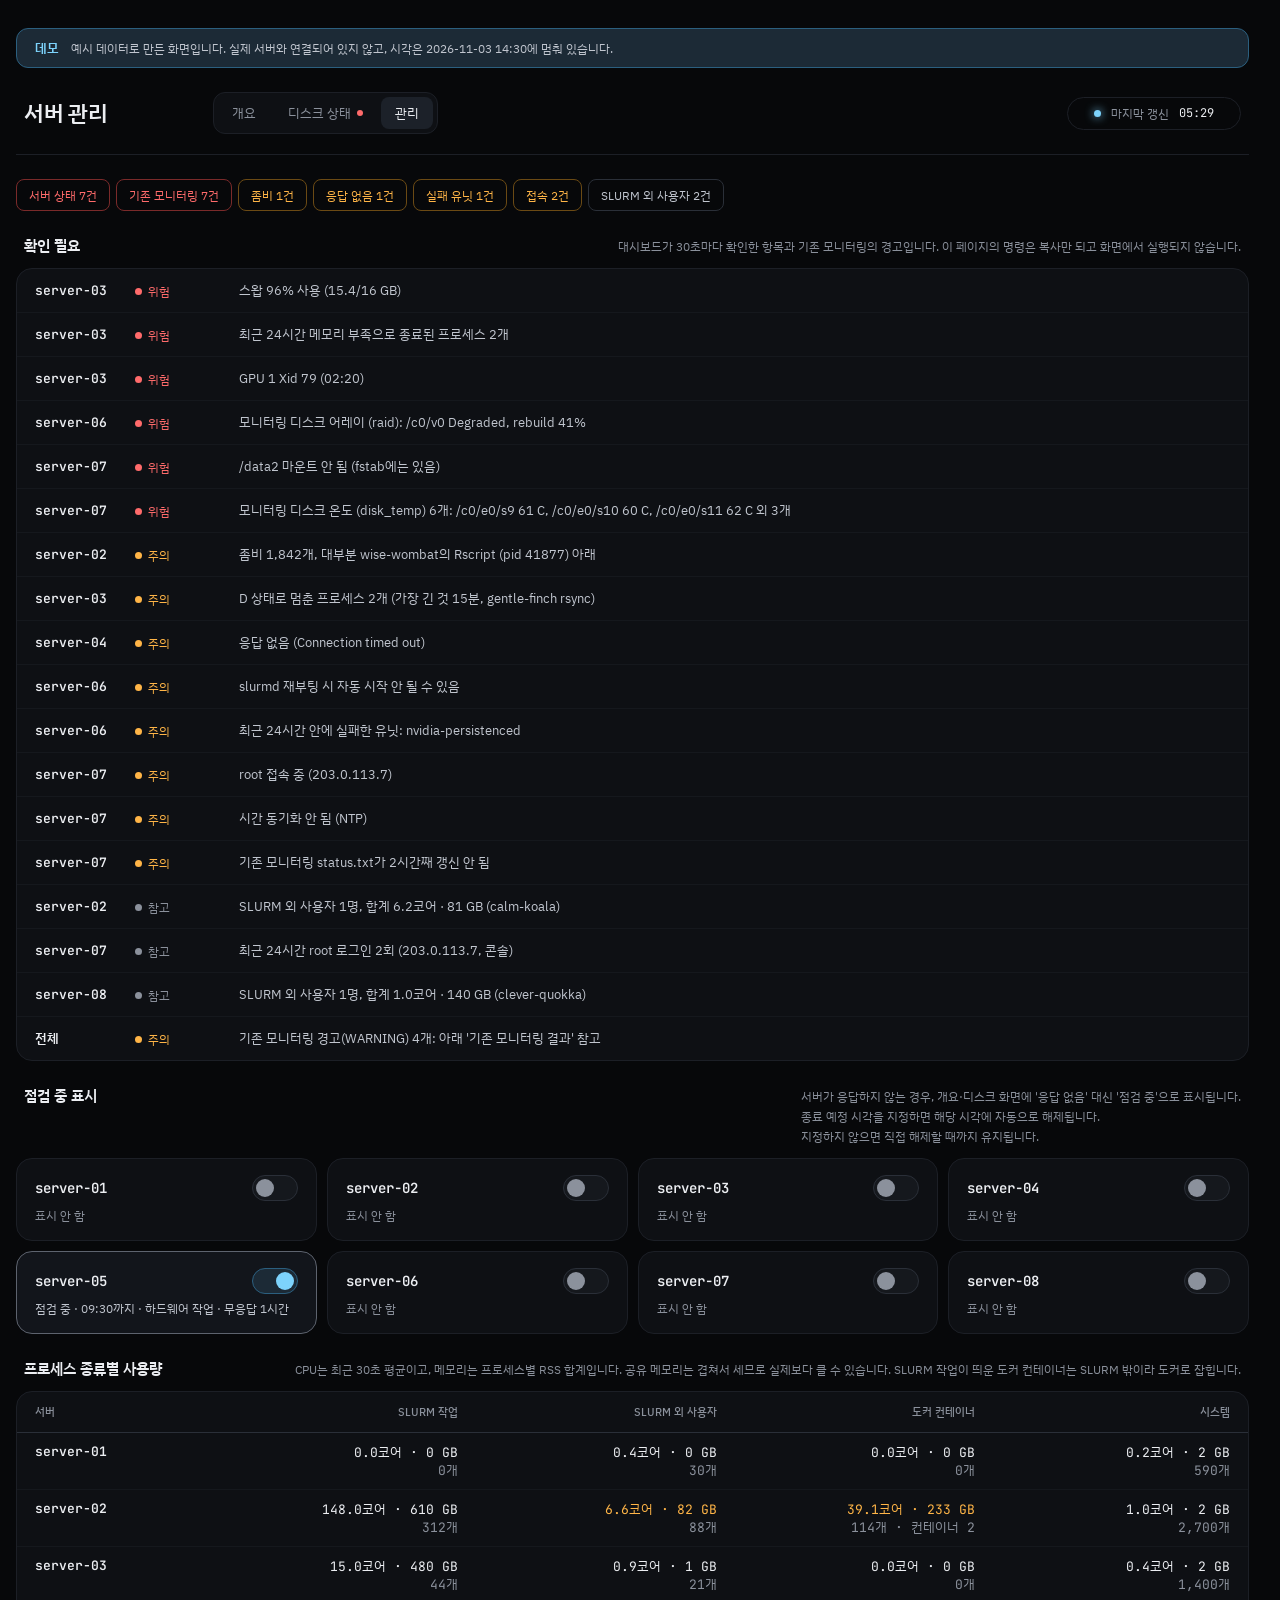
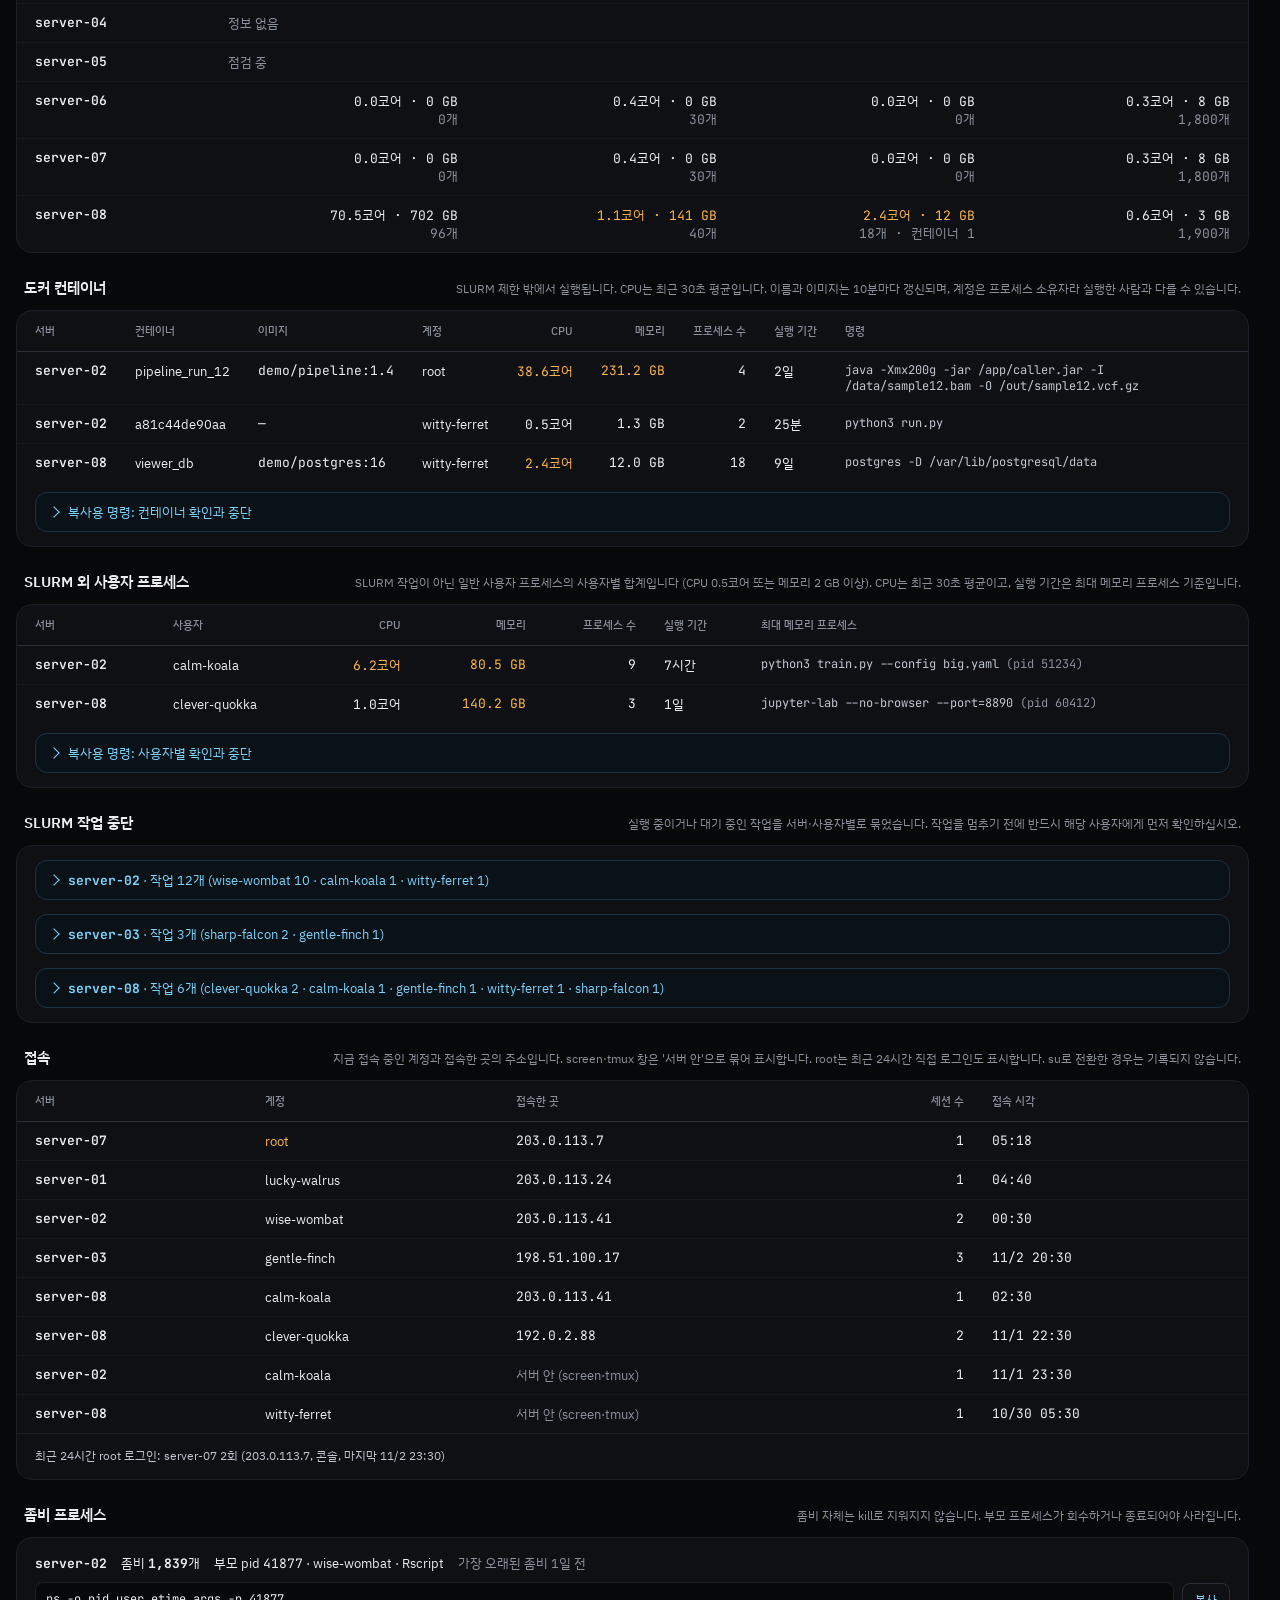
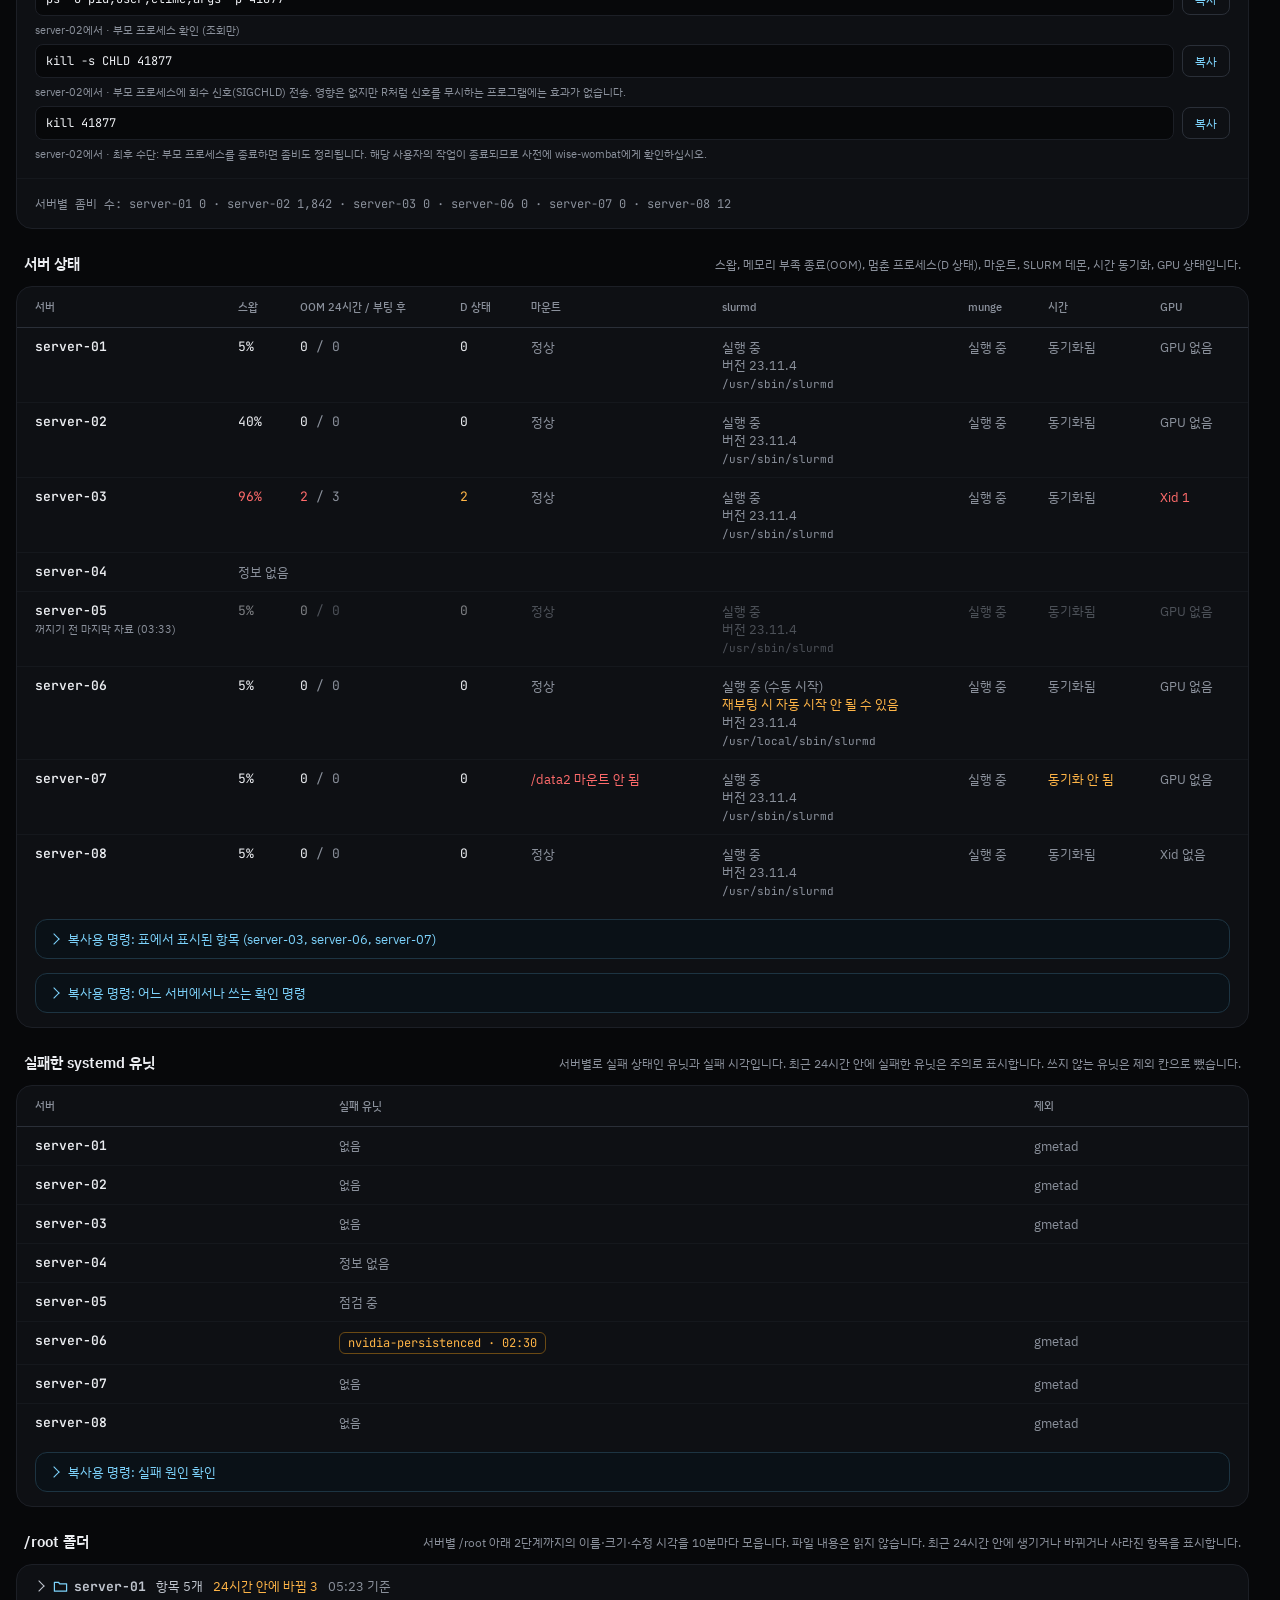
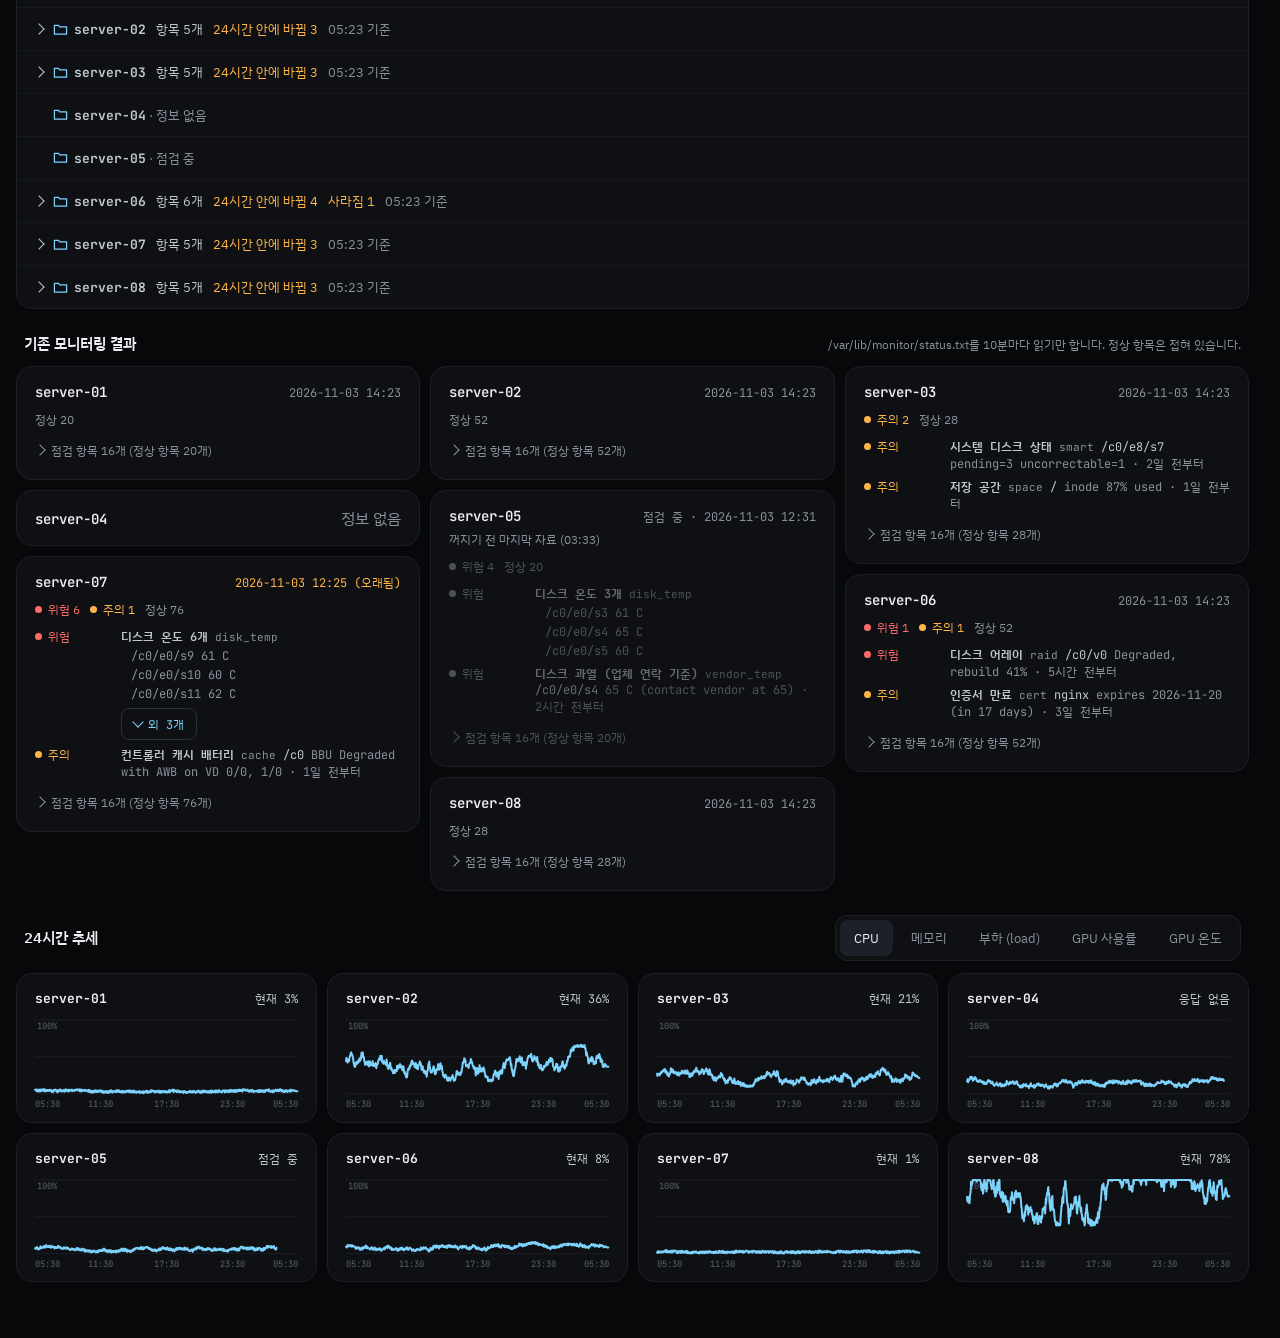
<file: admin.html>
<!doctype html>
<html lang="ko">
<head>
<meta charset="utf-8">
<meta name="viewport" content="width=device-width, initial-scale=1">
<title>데모 · 서버 관리</title>
<!-- Static demo: no password; the data comes from demo_data.js -->
<link rel="icon" type="image/png" href="apple-touch-icon.png">
<link rel="apple-touch-icon" href="apple-touch-icon.png">
<meta name="apple-mobile-web-app-title" content="Admin">
<link rel="preconnect" href="https://fonts.googleapis.com">
<link href="https://fonts.googleapis.com/css2?family=IBM+Plex+Sans+KR:wght@400;500;600&amp;family=JetBrains+Mono:wght@400;500;600&amp;display=swap" rel="stylesheet">
<link rel="stylesheet" href="common.css">
<style>
.panel{background:var(--panel);border:1px solid var(--line);border-radius:16px}
.foot-note{padding:12px var(--pad) 14px;border-top:1px solid var(--line);font-size:12px;line-height:1.6;color:var(--text2);overflow-wrap:anywhere}

/* attention list */
.alerts{display:flex;flex-direction:column}
.alert{display:grid;grid-template-columns:88px 92px minmax(0,1fr);gap:12px;align-items:baseline;padding:12px var(--pad);border-top:1px solid var(--line3);font-size:13px}
.alert:first-child{border-top:0}
.alert .srv{font-family:var(--mono);font-weight:600}
.lv{display:inline-flex;align-items:center;gap:6px;font-size:12px}
.lv i{width:7px;height:7px;border-radius:50%;background:currentColor}
.lv.danger{color:var(--red)}.lv.caution{color:var(--amber)}.lv.info{color:var(--muted)}
.alert .msg{color:var(--text2);overflow-wrap:anywhere}

/* maintenance switches */
.maint{display:grid;grid-template-columns:repeat(auto-fill,minmax(280px,1fr));gap:10px;align-items:start}
.m-card{background:var(--panel);border:1px solid var(--line);border-radius:16px;padding:16px var(--pad);display:flex;flex-direction:column;gap:10px}
.m-card.on{border-color:var(--dim);background:var(--marked)}
.m-top{display:flex;justify-content:space-between;align-items:center;gap:8px}
.m-top b{font-family:var(--mono);font-size:14px;font-weight:600}
.m-state{margin-top:-4px;font-size:12px;color:var(--muted);word-break:keep-all}
.m-state span{white-space:nowrap}
.m-state span.note{white-space:normal;overflow-wrap:anywhere}
.m-card.on .m-state{color:var(--text2)}
.switch{position:relative;width:46px;height:26px;border-radius:13px;border:1px solid var(--line2);background:var(--line3);cursor:pointer;flex:0 0 auto}
.switch::after{content:'';position:absolute;top:3px;left:3px;width:18px;height:18px;border-radius:50%;background:var(--muted);transition:left .15s}
.switch[aria-checked="true"]{background:var(--sky-bg);border-color:var(--sky-line)}
.switch[aria-checked="true"]::after{left:23px;background:var(--sky)}
.switch:disabled{opacity:.5;cursor:wait}
.m-fields{display:flex;flex-wrap:wrap;gap:8px}
.m-fields label{display:flex;flex-direction:column;gap:4px;font-size:11px;color:var(--muted);flex:1 1 120px;min-width:0}
.m-fields input{min-height:36px;padding:0 10px;background:var(--bg);color:var(--text);border:1px solid var(--line);border-radius:8px;font-family:var(--mono);font-size:12px;color-scheme:dark;width:100%}
/* a failed load or save is something to check (amber), not 위험 */
.m-err{font-size:12px;color:var(--amber)}
.m-fields label.m-note{flex:1 1 200px}
.m-chips{flex:1 1 100%;display:flex;flex-wrap:wrap;gap:6px}
.m-chip{min-height:32px;padding:0 10px;border:1px solid var(--line2);border-radius:999px;background:transparent;color:var(--text2);font-size:12px;cursor:pointer}
.m-chip[aria-pressed="true"]{border-color:var(--sky);color:var(--sky)}
.sec-note.lines{display:flex;flex-direction:column;gap:2px;line-height:1.5}
.m-act{display:flex;gap:8px}
.m-act button{min-height:36px;padding:0 14px;border-radius:8px;font-size:13px;cursor:pointer}
.m-on{flex:1 1 auto;border:1px solid var(--sky-line);background:var(--sky-bg);color:var(--sky)}
.m-cancel{border:1px solid var(--line2);background:transparent;color:var(--muted)}
.m-on:disabled{opacity:.5;cursor:wait}

/* tables */
.table{overflow-x:auto}
table{width:100%;border-collapse:collapse;font-size:13px}
th{text-align:left;font-weight:500;font-size:11px;color:var(--muted);padding:12px 14px;border-bottom:1px solid var(--line2);white-space:nowrap}
td{padding:10px 14px;border-top:1px solid var(--line3);vertical-align:top}
th:first-child,td:first-child{padding-left:var(--pad)}
th:last-child,td:last-child{padding-right:var(--pad)}
#checks td.nw{white-space:nowrap}
#checks td.mnt{min-width:160px;max-width:420px;overflow-wrap:anywhere}
tr:first-child td{border-top:0}
td.num{font-family:var(--mono);text-align:right;white-space:nowrap}
th.num{text-align:right}
/* short values in every column: left-aligned next to their headings */
#checks td.num,#checks th.num{text-align:left}
td.srv{font-family:var(--mono);font-weight:600;white-space:nowrap}
td.cmd{font-family:var(--mono);font-size:12px;color:var(--text2);overflow-wrap:anywhere;min-width:220px}
/* container name and image are one token each (the usual rule: ids and names stay on one line, only the
   free-text command wraps); the table scrolls sideways if the row gets wider than the panel */
#containers td:nth-child(2),#containers td:nth-child(3),#containers td:nth-child(4){white-space:nowrap}
.ok{color:var(--muted)}.warn{color:var(--amber)}.bad{color:var(--red)}
/* a server marked 점검 중 that stopped sending: its last data stays, grey, and is not judged (disk.html: same) */
.held-at{display:block;margin-top:2px;font-family:var(--sans);font-size:11px;font-weight:400;color:var(--muted);white-space:normal;word-break:keep-all}
tr.held td:not(.srv){opacity:.5}
tr.held .bad,tr.held .warn,.c-card.held .lv,.c-card.held .warn{color:var(--muted)}
.c-card.held>:not(.c-top):not(.held-at){opacity:.5}
.c-card .held-at{margin-top:-4px;font-size:12px}
/* the monitoring's own check name (disk_temp), small beside the plain one */
.cid{font-family:var(--mono);font-size:11px;font-weight:400;color:var(--muted)}

/* 프로세스 종류별: the four kinds at one width */
#kinds table{table-layout:fixed}
#kinds th:first-child{width:16%}

/* top summary: one link per section with something to look at */
.sum{display:flex;flex-wrap:wrap;gap:6px}
.sum a{display:inline-flex;align-items:center;min-height:32px;padding:0 12px;border:1px solid var(--line2);border-radius:8px;color:var(--text2);font-size:12px;text-decoration:none}
.sum a.caution{border-color:var(--amber-line);color:var(--amber)}
.sum a.danger{border-color:var(--red-line);color:var(--red)}

/* zombies */
.zp{display:flex;flex-direction:column;gap:10px;padding:16px var(--pad);border-top:1px solid var(--line3)}
.zp:first-child{border-top:0}
.zp-head{display:flex;flex-wrap:wrap;gap:4px 14px;align-items:baseline;font-size:13px}
.zp-head b{font-family:var(--mono)}
.cmds{display:flex;flex-direction:column;gap:6px}
.cmdrow{display:grid;grid-template-columns:minmax(0,1fr) auto;gap:8px;align-items:center}
.cmdrow code{display:block;padding:8px 10px;background:var(--bg);border:1px solid var(--line);border-radius:8px;font-family:var(--mono);font-size:12px;overflow-x:auto;white-space:nowrap}
.cmdrow small{grid-column:1/-1;color:var(--muted);font-size:11px;margin-top:-2px}
.copy{min-height:32px;padding:0 12px;border:1px solid var(--line2);border-radius:8px;background:transparent;color:var(--sky);font-size:12px;cursor:pointer}
/* folded command sets under a table or per server */
.cmdset{border-top:1px solid var(--line3)}
.cmdset:first-child{border-top:0}
.cmdset>summary{padding:12px var(--pad) 12px calc(var(--pad) + 18px);font-size:13px;color:var(--text2)}
details.cmdset:not(.rt-dir)>summary::before{left:var(--pad);top:17px}
/* command sets (not the /root lists) read as a separate box under the table */
.cmdset.cmds-box{margin:10px var(--pad) 14px;border:1px solid var(--cmd-line);border-radius:12px;background:var(--cmd-bg)}
.cmdset.cmds-box:first-child{margin-top:14px}
.cmdset.cmds-box>summary{padding:10px 14px 10px 32px;color:var(--sky)}
details.cmdset.cmds-box>summary::before{left:14px;top:15px}
.cmdset.cmds-box .zp{padding:12px 14px}
.cmdset>summary b{font-family:var(--mono)}
.cmdset .zp:first-of-type{border-top:1px solid var(--line3)}
.zp-head .warn{color:var(--amber)}
.cmdset>summary .warn{color:var(--amber)}
/* /root rows: a wrapped part starts under the folder icon */
.cmdset:not(.cmds-box)>summary{display:flex;flex-wrap:wrap;align-items:center;gap:2px 10px}
.cmdset>summary>.fi{margin-right:-4px}

/* /root listing */
.fi{width:15px;height:15px;vertical-align:-2px;margin-right:6px;color:var(--sky);flex:none}
.rt{padding:4px var(--pad) 14px calc(var(--pad) + 18px);font-family:var(--mono);font-size:12px}
.rt-row{display:grid;grid-template-columns:minmax(0,1fr) 90px 96px;gap:10px;align-items:baseline;padding:5px 0;border-top:1px solid var(--line3)}
.rt-row.head>span:first-child{padding-left:14px}
.rt-row.head{color:var(--muted);font-family:var(--sans);font-size:11px;border-top:0}
.rt-name{min-width:0;overflow-wrap:anywhere;color:var(--text2)}
.rt-size,.rt-time{text-align:right;color:var(--muted);white-space:nowrap}
.rt-row.hot .rt-name{color:var(--text)}
.rt-tag{margin-left:8px;padding:1px 6px;border:1px solid var(--amber-line);border-radius:6px;color:var(--amber);font-family:var(--sans);font-size:11px;white-space:nowrap}
.rt-dir>summary{list-style:none;cursor:pointer}
.rt-dir>summary::-webkit-details-marker{display:none}
.rt-dir>summary{padding:0}
.rt-dir>summary .rt-name::before{content:'';display:inline-block;width:7px;height:7px;margin:0 6px 2px 0;border-right:1.5px solid currentColor;border-bottom:1.5px solid currentColor;transform:rotate(-45deg);transition:transform .15s}
.rt-dir[open]>summary .rt-name::before{transform:rotate(45deg)}
.rt>.rt-row .rt-name{padding-left:14px}
.rt-dir>summary .rt-row .rt-name{padding-left:0}
.rt-kids{margin:0 0 6px 5px;padding-left:16px;border-left:1px solid var(--line2)}
.rt-dots{color:var(--muted);font-family:var(--sans)}
.rt-more{padding:6px 0;color:var(--muted);font-family:var(--sans);font-size:11px}
.rt-gone{padding:8px 0 0;color:var(--amber);font-size:12px;overflow-wrap:anywhere}
.rt-none{padding:12px var(--pad) 12px calc(var(--pad) + 18px);font-size:13px;color:var(--muted);border-top:1px solid var(--line3)}
.rt-none:first-child{border-top:0}
.rt-none b{font-family:var(--mono);color:var(--text2)}

/* cron */
/* cards go into columns in server order (1·2·3, 4·5·6, ...; column count set by renderCron)
   and each column stacks on its own, so a tall card leaves no blank beside the cards after it */
.cron{display:grid;grid-template-columns:minmax(0,1fr);gap:10px;align-items:start}
.cron .col{display:flex;flex-direction:column;gap:10px;min-width:0}
.c-card{background:var(--panel);border:1px solid var(--line);border-radius:16px;padding:16px var(--pad);display:flex;flex-direction:column;gap:10px;min-width:0}
.c-top{display:flex;flex-wrap:wrap;justify-content:space-between;gap:4px 10px;align-items:baseline}
.c-top b{font-family:var(--mono);font-size:14px;font-weight:600}
.c-count{display:flex;gap:10px;font-size:12px}
.c-items{display:flex;flex-direction:column;gap:6px}
.c-item{display:grid;grid-template-columns:78px minmax(0,1fr);gap:8px;align-items:start;font-size:12px}
.c-item .what b{font-weight:600}
.c-item .obj{display:block;padding-left:10px;margin-top:3px}
/* '외 N개' / '접기': the same small button as the overview's '더 보기 / 작업 접기' (32px, 36px on phones),
   its chevron pointing the way the list moves (down to show more, up to fold); the <details> heading
   rows below use ›/∨ */
.c-item .more{display:inline-flex;align-items:center;gap:6px;min-height:32px;padding:0 12px;margin-top:6px;border:1px solid var(--line2);border-radius:8px;background:transparent;color:var(--sky);font-size:12px;cursor:pointer}
.c-item .more::before{content:'';flex:none;width:7px;height:7px;margin-top:-4px;border-right:1.5px solid currentColor;border-bottom:1.5px solid currentColor;transform:rotate(45deg);transition:transform .15s}
.c-item .more[aria-expanded="true"]::before{margin-top:4px;transform:rotate(225deg)}
/* hover: the shared --hover layer (common.css) for every button, switch and fold row, as on the overview */
.c-item .more:hover,.sum a:hover,.copy:hover,.m-chip:hover,.m-cancel:hover,.m-on:not(:disabled):hover,.switch:not(:disabled):hover,
.tabs button:not([aria-pressed="true"]):hover,summary:hover{background-image:var(--hover)}
.c-item .what{font-family:var(--mono);color:var(--text2);overflow-wrap:anywhere}
.c-item .what span{color:var(--muted)}
details{font-size:12px;color:var(--muted)}
summary{position:relative;cursor:pointer;padding:4px 0 4px 16px;list-style:none}
summary::-webkit-details-marker{display:none}
details:not(.rt-dir)>summary::before{content:'';position:absolute;top:8px;left:1px;width:7px;height:7px;border-right:1.5px solid currentColor;border-bottom:1.5px solid currentColor;transform:rotate(-45deg);transition:transform .15s}
details:not(.rt-dir)[open]>summary::before{transform:rotate(45deg)}
.c-ok{display:flex;flex-wrap:wrap;gap:6px;padding-top:6px}
.c-ok>span{padding:2px 8px;border:1px solid var(--line2);border-radius:6px}
.c-ok>span.old{border-color:var(--amber-line);color:var(--amber)}

/* trends */
.tabs{display:flex;flex-wrap:wrap;gap:4px;padding:4px;background:var(--panel);border:1px solid var(--line);border-radius:12px}
.tabs button{min-height:36px;padding:0 14px;border:0;border-radius:8px;background:transparent;color:var(--muted);font-size:13px;cursor:pointer}
.tabs button[aria-pressed="true"]{background:var(--raised);color:var(--text)}
.charts{display:grid;grid-template-columns:repeat(auto-fill,minmax(280px,1fr));gap:10px}
/* bottom 12px: the time labels already sit in the chart's own bottom margin */
.chart{background:var(--panel);border:1px solid var(--line);border-radius:16px;padding:16px var(--pad) 12px;display:flex;flex-direction:column;gap:6px;min-width:0}
.chart-head{display:flex;justify-content:space-between;align-items:baseline;font-size:12px}
.chart-head b{font-family:var(--mono);font-size:13px}
.chart-head span{font-family:var(--mono);color:var(--text2)}
.chart svg{display:block;width:100%;height:auto;overflow:visible;touch-action:pan-y}
.chart .none{height:110px;display:flex;align-items:center;justify-content:center;font-size:12px;color:var(--dim)}
.t11{font-size:11px}.t12{font-size:12px}
.tip{position:fixed;pointer-events:none;padding:6px 9px;background:var(--raised);border:1px solid var(--line2);border-radius:8px;font-family:var(--mono);font-size:12px;color:var(--text);white-space:nowrap;z-index:5}

@media (max-width:640px){
  .alert{grid-template-columns:72px minmax(0,1fr);gap:4px 12px;padding:12px var(--pad)}
  /* small buttons grow to 36px on phones, as on the overview */
  .copy,.m-chip,.sum a,.c-item .more{min-height:36px}
  .alert .msg{grid-column:1/-1}
  .c-item{grid-template-columns:52px minmax(0,1fr)}
  .zp{padding:14px var(--pad)}
  .cmdset>summary{padding:12px var(--pad) 12px calc(var(--pad) + 18px)}
  /* /root lists drop their 18px indent on phones to keep the width */
  .rt{padding:4px var(--pad) 14px}
  .rt-row{grid-template-columns:minmax(0,1fr) auto;gap:2px 10px}
  .rt-name{grid-column:1/-1}
  .rt-size{text-align:left}
  .rt-row.head{display:none}
  .rt-kids{padding-left:12px}
  .rt-none{padding:12px var(--pad) 12px calc(var(--pad) + 18px)}
  .cmdrow code{white-space:normal;overflow-wrap:anywhere}
  /* tables become one labelled block per row */
  .kv thead{display:none}
  .kv table,.kv tbody{display:block}
  .kv tr{display:grid;grid-template-columns:repeat(3,minmax(0,1fr));gap:10px 12px;padding:14px var(--pad);border-top:1px solid var(--line3)}
  .kv tr:first-child{border-top:0}
  .kv td{display:block;padding:0;border:0;text-align:left;min-width:0;word-break:keep-all;overflow-wrap:anywhere}
  .kv td.num{text-align:left}
  #checks td.nw{white-space:normal}
  #checks tr{grid-template-columns:minmax(0,1fr) minmax(0,1.6fr) minmax(0,1fr)}
  #checks td[data-l="slurmd"]{grid-column:1/-1}
  .tabs button{flex:1 1 auto}
  #checks td.mnt{grid-column:1/-1;max-width:none}
  .kv td[data-l]::before{content:attr(data-l);display:block;margin-bottom:2px;font-family:var(--sans);font-size:11px;font-weight:400;color:var(--muted)}
  .kv td.srv,.kv td.cmd,.kv td[colspan]{grid-column:1/-1}
  .kv td.cmd{min-width:0}
  /* 프로세스 종류별: server as the heading, then the four kinds two by two */
  #kinds tr{grid-template-columns:repeat(2,minmax(0,1fr))}
  #kinds td.nw{white-space:normal}
  #containers tr{grid-template-columns:repeat(4,minmax(0,1fr))}
  #containers td.srv{grid-column:auto}
  #containers td:nth-child(2){grid-column:2/-1;font-weight:600}
  #containers td:nth-child(2)::before{display:none}
  #containers td:nth-child(3){grid-column:1/-1}
  #containers td:nth-child(4){white-space:normal;overflow-wrap:anywhere}
  #containers td:nth-child(2),#containers td:nth-child(3){white-space:normal;overflow-wrap:anywhere}
  /* SLURM 외 사용자 프로세스: "server user" as the heading, then four numbers in one row */
  #outside tr{grid-template-columns:repeat(4,minmax(0,1fr))}
  #outside td.srv{grid-column:auto}
  #outside td:nth-child(2){grid-column:2/-1;font-weight:600}
  #outside td:nth-child(2)::before{display:none}
  /* 접속: "server account" as the heading, then address (two columns), sessions, time */
  #logins tr{grid-template-columns:repeat(4,minmax(0,1fr))}
  #logins td.srv{grid-column:auto}
  #logins td:nth-child(2){grid-column:2/-1;font-weight:600}
  #logins td:nth-child(2)::before{display:none}
  #logins td:nth-child(3){grid-column:1/-1}
  #logins td:nth-child(4){grid-column:1/3}
  #logins td:nth-child(5){grid-column:3/-1}
}
</style>
<style>
/* demo only: the banner above the header */
.demo-banner{display:flex;flex-wrap:wrap;align-items:baseline;gap:4px 12px;padding:10px var(--pad);border:1px solid var(--sky-line);border-radius:12px;background:var(--sky-bg);color:var(--sky);font-size:13px;font-weight:600}
.demo-banner span{color:var(--text2);font-size:12px;font-weight:400}
</style>
</head>
<body>
<div class="wrap">
  <div class="demo-banner" role="note">데모<span>예시 데이터로 만든 화면입니다. 실제 서버와 연결되어 있지 않고, 시각은 2026-11-03 14:30에 멈춰 있습니다.</span></div>
  <header>
    <div class="head-left">
      <h1>서버 관리</h1>
      <nav class="seg-nav" aria-label="보기 선택">
        <a href="index.html">개요</a>
        <a href="disk.html">디스크 상태<span class="nav-dot" id="nav-dot" hidden></span></a>
        <a href="admin.html" aria-current="page">관리</a>
      </nav>
    </div>
    <div class="badge" id="badge" role="status"><span class="dot" aria-hidden="true"></span><span class="lbl">불러오는 중</span><span class="mono" id="badge-time"></span></div>
  </header>
  <div id="notice" class="notice" hidden></div>
  <nav class="sum" id="sum" aria-label="확인할 항목 요약" hidden></nav>

  <section class="sec" aria-labelledby="h-alert">
    <div class="sec-head"><h2 id="h-alert">확인 필요</h2><span class="sec-note">대시보드가 30초마다 확인한 항목과 기존 모니터링의 경고입니다. 이 페이지의 명령은 복사만 되고 화면에서 실행되지 않습니다.</span></div>
    <div class="panel alerts" id="alerts"><div class="empty">불러오는 중</div></div>
  </section>

  <section class="sec" aria-labelledby="h-maint">
    <div class="sec-head"><h2 id="h-maint">점검 중 표시</h2><span class="sec-note lines"><span>서버가 응답하지 않는 경우, 개요·디스크 화면에 '응답 없음' 대신 '점검 중'으로 표시됩니다.</span><span>종료 예정 시각을 지정하면 해당 시각에 자동으로 해제됩니다.</span><span>지정하지 않으면 직접 해제할 때까지 유지됩니다.</span></span></div>
    <div class="maint" id="maint"></div>
  </section>

  <section class="sec" aria-labelledby="h-kinds">
    <div class="sec-head"><h2 id="h-kinds">프로세스 종류별 사용량</h2><span class="sec-note">CPU는 최근 30초 평균이고, 메모리는 프로세스별 RSS 합계입니다. 공유 메모리는 겹쳐서 세므로 실제보다 클 수 있습니다. SLURM 작업이 띄운 도커 컨테이너는 SLURM 밖이라 도커로 잡힙니다.</span></div>
    <div class="panel table kv" id="kinds"></div>
  </section>

  <section class="sec" aria-labelledby="h-containers">
    <div class="sec-head"><h2 id="h-containers">도커 컨테이너</h2><span class="sec-note">SLURM 제한 밖에서 실행됩니다. CPU는 최근 30초 평균입니다. 이름과 이미지는 10분마다 갱신되며, 계정은 프로세스 소유자라 실행한 사람과 다를 수 있습니다.</span></div>
    <div class="panel table kv" id="containers"></div>
  </section>

  <section class="sec" aria-labelledby="h-out">
    <div class="sec-head"><h2 id="h-out">SLURM 외 사용자 프로세스</h2><span class="sec-note">SLURM 작업이 아닌 일반 사용자 프로세스의 사용자별 합계입니다 (CPU 0.5코어 또는 메모리 2 GB 이상). CPU는 최근 30초 평균이고, 실행 기간은 최대 메모리 프로세스 기준입니다.</span></div>
    <div class="panel table kv" id="outside"></div>
  </section>

  <section class="sec" aria-labelledby="h-jobs">
    <div class="sec-head"><h2 id="h-jobs">SLURM 작업 중단</h2><span class="sec-note">실행 중이거나 대기 중인 작업을 서버·사용자별로 묶었습니다. 작업을 멈추기 전에 반드시 해당 사용자에게 먼저 확인하십시오.</span></div>
    <div class="panel" id="jobs"><div class="empty">불러오는 중</div></div>
  </section>

  <section class="sec" aria-labelledby="h-login">
    <div class="sec-head"><h2 id="h-login">접속</h2><span class="sec-note">지금 접속 중인 계정과 접속한 곳의 주소입니다. screen·tmux 창은 '서버 안'으로 묶어 표시합니다. root는 최근 24시간 직접 로그인도 표시합니다. su로 전환한 경우는 기록되지 않습니다.</span></div>
    <div class="panel table kv" id="logins"></div>
  </section>

  <section class="sec" aria-labelledby="h-zomb">
    <div class="sec-head"><h2 id="h-zomb">좀비 프로세스</h2><span class="sec-note">좀비 자체는 kill로 지워지지 않습니다. 부모 프로세스가 회수하거나 종료되어야 사라집니다.</span></div>
    <div class="panel" id="zombies"></div>
  </section>

  <section class="sec" aria-labelledby="h-chk">
    <div class="sec-head"><h2 id="h-chk">서버 상태</h2><span class="sec-note">스왑, 메모리 부족 종료(OOM), 멈춘 프로세스(D 상태), 마운트, SLURM 데몬, 시간 동기화, GPU 상태입니다.</span></div>
    <div class="panel table kv" id="checks"></div>
  </section>

  <section class="sec" aria-labelledby="h-failed">
    <div class="sec-head"><h2 id="h-failed">실패한 systemd 유닛</h2><span class="sec-note">서버별로 실패 상태인 유닛과 실패 시각입니다. 최근 24시간 안에 실패한 유닛은 주의로 표시합니다. 쓰지 않는 유닛은 제외 칸으로 뺐습니다.</span></div>
    <div class="panel table kv" id="failed"></div>
  </section>

  <section class="sec" aria-labelledby="h-root">
    <div class="sec-head"><h2 id="h-root">/root 폴더</h2><span class="sec-note">서버별 /root 아래 2단계까지의 이름·크기·수정 시각을 10분마다 모읍니다. 파일 내용은 읽지 않습니다. 최근 24시간 안에 생기거나 바뀌거나 사라진 항목을 표시합니다.</span></div>
    <div class="panel" id="roots"></div>
  </section>

  <section class="sec" aria-labelledby="h-cron">
    <div class="sec-head"><h2 id="h-cron">기존 모니터링 결과</h2><span class="sec-note">/var/lib/monitor/status.txt를 10분마다 읽기만 합니다. 정상 항목은 접혀 있습니다.</span></div>
    <div class="cron" id="cron"></div>
  </section>

  <section class="sec" aria-labelledby="h-trend">
    <div class="sec-head"><h2 id="h-trend">24시간 추세</h2><div class="tabs" id="trend-tabs" role="group" aria-label="지표"></div></div>
    <div class="charts" id="charts"></div>
  </section>
</div>
<div class="tip" id="tip" hidden></div>

<script src="demo_data.js"></script>
<script src="disk_rules.js"></script>
<script>
(function () {
  'use strict';
  // demo: data from demo_data.js, the clock pinned at the data's time, no polling (make_demo.py)
  var fetch = window.DEMO.fetch, Date = window.DEMO.Date, setInterval = window.DEMO.noInterval;
  var $ = function (id) { return document.getElementById(id); };
  var ADMIN_URL = 'data/admin.json', TRENDS_URL = 'data/trends.json', API = 'api/maintenance';
  var STALE_S = 120;            // admin data older than this (scan every 30 s) is flagged
  var CRON_STALE_S = 1800;      // status.txt older than this (written every 10 min) is flagged
  var adm = null, trends = null, maint = null, live = null, fetchFailed = false, maintErr = false;
  var metric = 'cpu';
  var drafts = {};               // host -> {until, note} typed but not yet switched on
  var busy = {};
  var lastMaintKey = null;

  function esc(s) {
    return String(s == null ? '' : s).replace(/[&<>"']/g, function (c) {
      return { '&': '&amp;', '<': '&lt;', '>': '&gt;', '"': '&quot;', "'": '&#39;' }[c];
    });
  }
  function two(n) { return String(n).padStart(2, '0'); }
  function hm(epoch) { var d = new Date(epoch * 1000); return two(d.getHours()) + ':' + two(d.getMinutes()); }
  function mdhm(epoch) {
    var d = new Date(epoch * 1000);
    var today = d.toDateString() === new Date().toDateString();
    return (today ? '' : (d.getMonth() + 1) + '/' + d.getDate() + ' ') + two(d.getHours()) + ':' + two(d.getMinutes());
  }
  function age(sec) {
    sec = Math.max(0, Math.floor(sec));
    if (sec < 3600) return Math.floor(sec / 60) + '분';
    if (sec < 86400) return Math.floor(sec / 3600) + '시간';
    return Math.floor(sec / 86400) + '일';
  }
  function now() { return Date.now() / 1000; }
  function servers() { return (adm && adm.servers) || []; }
  function lvHtml(l, text) { return '<span class="lv ' + l + '"><i aria-hidden="true"></i>' + text + '</span>'; }
  var LV_TEXT = { danger: '위험', caution: '주의', info: '참고' };

  // ---------- attention list ----------

  // sec = [section id, name] of the summary link at the top
  var SEC = { maint: ['h-maint', '점검 중'], out: ['h-out', 'SLURM 외 사용자'], login: ['h-login', '접속'], zomb: ['h-zomb', '좀비'],
              chk: ['h-chk', '서버 상태'], failed: ['h-failed', '실패 유닛'], cron: ['h-cron', '기존 모니터링'], none: ['h-alert', '응답 없음'] };
  var MAINT_LONG_S = 24 * 3600;  // an open-ended mark silent this long is flagged (index.html: same)
  function alertsOf(x) {
    var a = x.admin, out = [];
    var add = function (l, msg, sec) { out.push({ host: x.host, l: l, msg: msg, sec: sec || SEC.chk }); };
    var why = x.error ? ' (' + x.error + ')' : ' (수집 중단 또는 연결 끊김)';
    var mk = x.maintenance;
    if (mk && mk.silent_at) {
      var quiet = now() - mk.silent_at;
      if (!mk.until && quiet >= MAINT_LONG_S) add('caution', '점검 중 표시가 켜진 채 ' + age(quiet) + '째 응답 없음 (실제 장애인지 확인 필요)', SEC.maint);
    }
    if (!a) { if (!x.maintenance) add('caution', '응답 없음' + (x.error ? why : ''), SEC.none); return out; }
    if (now() - a.epoch > STALE_S && !x.maintenance) add('caution', age(now() - a.epoch) + '째 응답 없음' + why, SEC.none);
    var z = a.zombies || {};
    if (z.flag) {
      var p = (z.parents || [])[0];
      add('caution', '좀비 ' + z.total.toLocaleString() + '개' + (p ? ', 대부분 ' + (p.user || '?') + '의 ' + shortCmd(p.cmd) + ' (pid ' + p.ppid + ') 아래' : ''), SEC.zomb);
    }
    // one line per server; who uses what is in the table below
    var outs = a.outside_slurm || [];
    var oc = outs.reduce(function (s, u) { return s + u.cores; }, 0), og = outs.reduce(function (s, u) { return s + u.rss_gb; }, 0);
    if (oc >= 2 || og >= 128) {
      var top = outs.slice().sort(function (p, q) { return q.cores - p.cores || q.rss_gb - p.rss_gb; })[0];
      add('info', 'SLURM 외 사용자 ' + outs.length + '명, 합계 ' + oc.toFixed(1) + '코어 · ' + Math.round(og) + ' GB (' + (outs.length > 1 ? '가장 많이 쓰는 사용자 ' : '') + top.user + ')', SEC.out);
    }
    // root: a session open now is caution, logins of the last 24 h are a note
    var lg = a.logins || {};
    var rootNow = (lg.sessions || []).filter(function (s) { return s.user === 'root'; });
    if (rootNow.length) add('caution', 'root 접속 중 (' + rootNow.map(function (s) { return s.from || '서버 안'; }).join(', ') + ')', SEC.login);
    var r24 = (lg.root_24h || []).filter(function (r) { return !r.on; });
    if (r24.length) add('info', '최근 24시간 root 로그인 ' + r24.length + '회 (' + uniq(r24.map(function (r) { return r.from || '콘솔'; })).join(', ') + ')', SEC.login);
    var sw = a.swap || {};
    if (sw.total_gb && sw.pct >= 80) add(sw.pct >= 95 ? 'danger' : 'caution', '스왑 ' + sw.pct + '% 사용 (' + sw.used_gb + '/' + sw.total_gb + ' GB)');
    if (a.oom && a.oom.last_24h > 0) add('danger', '최근 24시간 메모리 부족으로 종료된 프로세스 ' + a.oom.last_24h + '개');
    if (a.dstate && a.dstate.flag) {
      var d = a.dstate.procs[0];
      add('caution', 'D 상태로 멈춘 프로세스 ' + a.dstate.count + '개 (가장 긴 것 ' + age(d.for_s) + ', ' + d.user + ' ' + shortCmd(d.cmd) + ')');
    }
    (a.mounts || []).forEach(function (m) {
      add('danger', m.mount + (m.missing ? ' 마운트 안 됨 (fstab에는 있음)' : m.hung ? ' 응답 지연 (5초 초과)' : ' 읽기 전용으로 전환됨'));
    });
    var sv = a.services || {};
    ['slurmd', 'munge'].forEach(function (n) {
      if (sv[n] && !sv[n].running) add('danger', n + ' 중지');
    });
    if (bootNote(sv.slurmd)) add('caution', 'slurmd ' + bootNote(sv.slurmd));
    if (sv.time_sync === false) add('caution', '시간 동기화 안 됨 (NTP)');
    var g = a.gpu || {};
    (g.xid || []).forEach(function (e) { add('danger', 'GPU ' + e[1] + ' Xid ' + e[2] + ' (' + mdhm(e[0]) + ')'); });
    (g.ecc || []).forEach(function (e) { if (e.uncorrected > 0) add('danger', 'GPU ' + e.index + ' 복구 불가 ECC 오류 ' + e.uncorrected); });
    var fresh = failedSplit(x).shown.filter(function (u) { return u.since && now() - u.since < 86400; });
    if (fresh.length) add('caution', '최근 24시간 안에 실패한 유닛: ' + fresh.map(function (u) { return unitName(u.unit); }).join(', '), SEC.failed);
    // the existing monitoring runs every 10 min: a missing or old file means its cron stopped
    var cr = a.cron;
    if (cr && !cr.ok) add('caution', '기존 모니터링 status.txt 읽기 실패', SEC.cron);
    else if (cr && now() - cr.mtime > CRON_STALE_S) add('caution', '기존 모니터링 status.txt가 ' + age(now() - cr.mtime) + '째 갱신 안 됨', SEC.cron);
    // one line per check: one server alone had 13 disk_temp CRITICALs
    var crit = {};
    ((a.cron || {}).items || []).forEach(function (it) {
      if (it.level === 'CRITICAL') (crit[it.check] = crit[it.check] || []).push(it);
    });
    Object.keys(crit).sort().forEach(function (k) {
      var l = crit[k].sort(byObject);
      var shown = l.slice(0, 3).map(function (it) { return it.object + ' ' + it.msg.replace(/\s*\(.*\)$/, ''); }).join(', ');
      add('danger', '모니터링 ' + checkName(k) + (CHECK_NAME[k] ? ' (' + k + ')' : '') + (l.length > 1 ? ' ' + l.length + '개' : '') + ': ' + shown + (l.length > 3 ? ' 외 ' + (l.length - 3) + '개' : ''), SEC.cron);
    });
    return out;
  }
  // Top line: what is there to look at, per section; the worst level colours the link.
  function renderSum(all, warnCount) {
    var by = {}, order = [];
    all.concat(warnCount ? [{ l: 'caution', sec: SEC.cron, n: warnCount }] : []).forEach(function (a) {
      var k = a.sec[0];
      if (!by[k]) { by[k] = { sec: a.sec, n: 0, l: 'info' }; order.push(by[k]); }
      by[k].n += a.n || 1;
      if (a.l === 'danger' || (a.l === 'caution' && by[k].l === 'info')) by[k].l = a.l;
    });
    var rank = { danger: 0, caution: 1, info: 2 };
    order.sort(function (a, b) { return rank[a.l] - rank[b.l]; });
    $('sum').hidden = !order.length;
    $('sum').innerHTML = order.map(function (o) {
      return '<a class="' + o.l + '" href="#' + o.sec[0] + '">' + esc(o.sec[1]) + ' ' + o.n + '건</a>';
    }).join('');
  }
  function shortCmd(c) {
    c = String(c || '');
    var first = c.split(' ')[0];
    return first.split('/').pop() || c;
  }
  function renderAlerts() {
    var all = [];
    servers().forEach(function (x) { all = all.concat(alertsOf(x)); });
    var rank = { danger: 0, caution: 1, info: 2 };
    all.sort(function (a, b) { return rank[a.l] - rank[b.l]; });
    var warnCount = 0;
    servers().forEach(function (x) {
      ((x.admin && x.admin.cron && x.admin.cron.items) || []).forEach(function (it) { if (it.level === 'WARNING') warnCount++; });
    });
    var html = all.map(function (a) {
      return '<div class="alert"><span class="srv">' + esc(a.host) + '</span>' + lvHtml(a.l, LV_TEXT[a.l]) + '<span class="msg">' + esc(a.msg) + '</span></div>';
    }).join('');
    if (warnCount) html += '<div class="alert"><span class="srv">전체</span>' + lvHtml('caution', '주의') +
      '<span class="msg">기존 모니터링 경고(WARNING) ' + warnCount + '개: 아래 \'기존 모니터링 결과\' 참고</span></div>';
    $('alerts').innerHTML = html || '<div class="empty">확인이 필요한 항목이 없습니다.</div>';
    renderSum(all, warnCount);
  }

  // ---------- maintenance switches ----------

  function toLocalInput(epoch) {
    var d = new Date(epoch * 1000);
    return d.getFullYear() + '-' + two(d.getMonth() + 1) + '-' + two(d.getDate()) + 'T' + two(d.getHours()) + ':' + two(d.getMinutes());
  }
  // One tap fills the reason; the field stays free text.
  var REASONS = ['과열', '하드웨어 작업', '재부팅', '정전'];
  function renderMaint() {
    var hosts = (maint && maint.hosts) || servers().map(function (x) { return x.host; });
    // Without the switch API the marks still come with admin.json: show them, read-only
    var on = maint && !maintErr ? (maint.maintenance || {}) : {};
    if (!maint || maintErr) servers().forEach(function (x) { if (x.maintenance) on[x.host] = x.maintenance; });
    var active = document.activeElement;
    var keep = active && active.dataset && active.dataset.host ? { host: active.dataset.host, f: active.dataset.f } : null;
    $('maint').innerHTML = (maintErr ? '<div class="m-err" style="grid-column:1/-1">점검 중 표시 API에 연결하지 못했습니다. 아래는 현재 상태이며, 연결될 때까지 바꿀 수 없습니다.</div>' : '') + hosts.map(function (h) {
      var m = on[h], dr = drafts[h] || {};
      // each part keeps together ('무응답 1일' never splits); a long line breaks only between parts
      var parts = m ? ['점검 중', m.until ? mdhm(m.until) + '까지' : mdhm(m.set_at) + '부터'].concat(m.note ? [m.note] : [])
                        .concat(m.silent_at ? ['무응답 ' + age(now() - m.silent_at)] : [])
                    : ['표시 안 함'];
      // the free-text reason (up to 80 characters) may wrap inside itself, so it never overflows the card
      var state = parts.map(function (t) { return '<span' + (m && t === m.note ? ' class="note"' : '') + '>' + esc(t) + '</span>'; }).join(' · ');
      var until = m ? (m.until ? toLocalInput(m.until) : '') : (dr.until || '');
      var note = m ? (m.note || '') : (dr.note || '');
      var open = !m && dr.open;
      return '<div class="m-card' + (m ? ' on' : '') + '"><div class="m-top"><b>' + esc(h) + '</b>' +
        '<button type="button" class="switch" role="switch" aria-checked="' + !!m + '" aria-expanded="' + (m ? 'false' : !!open) + '" aria-label="' + esc(h) + ' 점검 중 표시" data-host="' + esc(h) + '"' + (busy[h] || maintErr ? ' disabled' : '') + '></button></div>' +
        // the state under the name and switch, the card's full width, so it fits one line on desktop
        '<div class="m-state">' + state + '</div>' +
        (open ? '<div class="m-fields"><label>종료 예정 시각 (선택)<input type="datetime-local" data-host="' + esc(h) + '" data-f="until" value="' + esc(until) + '"></label>' +
          '<label class="m-note">사유 (선택)<input type="text" maxlength="80" placeholder="비워 두면 \'사유 없음\'으로 표시됩니다" data-host="' + esc(h) + '" data-f="note" value="' + esc(note) + '"></label>' +
          '<div class="m-chips" role="group" aria-label="자주 쓰는 사유">' + REASONS.map(function (r) {
            return '<button type="button" class="m-chip" data-host="' + esc(h) + '" data-note="' + esc(r) + '" aria-pressed="' + (note === r) + '">' + esc(r) + '</button>';
          }).join('') + '</div></div>' +
          '<div class="m-act"><button type="button" class="m-on" data-host="' + esc(h) + '"' + (busy[h] ? ' disabled' : '') + '>점검 중으로 표시</button>' +
          '<button type="button" class="m-cancel" data-host="' + esc(h) + '">취소</button></div>' : '') +
        (dr.err ? '<div class="m-err">' + esc(dr.err) + '</div>' : '') + '</div>';
    }).join('');
    if (keep) {
      var el = $('maint').querySelector('input[data-host="' + keep.host + '"][data-f="' + keep.f + '"]');
      if (el) el.focus();
    }
  }
  $('maint').addEventListener('input', function (e) {
    var t = e.target;
    if (!t.dataset.host) return;
    var dr = drafts[t.dataset.host] = drafts[t.dataset.host] || {};
    dr[t.dataset.f] = t.value;
  });
  // Off -> the switch opens a small form (end time, reason) and "점검 중으로 표시" sends it;
  // on -> the switch turns the mark off at once.
  $('maint').addEventListener('click', function (e) {
    var c = e.target.closest('.m-chip');
    if (c) {
      var d = drafts[c.dataset.host] = drafts[c.dataset.host] || {};
      d.note = d.note === c.dataset.note ? '' : c.dataset.note;   // tapping the chosen one again clears it
      return renderMaint();
    }
    var b = e.target.closest('.switch, .m-on, .m-cancel');
    if (!b || b.disabled) return;
    var h = b.dataset.host;
    var dr = drafts[h] = drafts[h] || {};
    var isOn = !!((maint && maint.maintenance) || {})[h];
    if (b.classList.contains('m-cancel') || (b.classList.contains('switch') && !isOn && dr.open)) {
      dr.open = false; dr.err = null; return renderMaint();
    }
    if (b.classList.contains('switch') && !isOn) { dr.open = true; renderMaint(); return; }
    var body = { host: h, on: !isOn };
    if (!isOn) {
      if (dr.until) {
        var t = new Date(dr.until).getTime() / 1000;
        if (!(t > now())) { dr.err = '종료 예정 시각은 현재 이후여야 합니다.'; return renderMaint(); }
        body.until = Math.floor(t);
      }
      if (dr.note) body.note = dr.note;
    }
    busy[h] = true; dr.err = null; renderMaint();
    fetch(API, { method: 'POST', headers: { 'Content-Type': 'application/json', 'X-Dashboard': '1' }, body: JSON.stringify(body) })
      .then(function (r) { return r.json().then(function (j) { if (!r.ok) throw new Error(j.error || r.status); return j; }); })
      .then(function (j) { maint = j; if (!isOn) delete drafts[h]; })
      .catch(function (err) { (drafts[h] = drafts[h] || {}).err = '변경하지 못했습니다: ' + err.message; })
      .then(function () { busy[h] = false; renderMaint(); });
  });

  // ---------- by kind of process ----------

  var KINDS = [['slurm', 'SLURM 작업'], ['user', 'SLURM 외 사용자'], ['docker', '도커 컨테이너'], ['system', '시스템']];
  function renderKinds() {
    var rows = servers().map(function (x) {
      var k = x.admin && x.admin.kinds;
      if (!k) return '<tr><td class="srv">' + esc(x.host) + '</td><td colspan="4" class="ok">' + (x.admin ? '집계 중 (30초 뒤 표시)' : x.maintenance ? '점검 중' : '정보 없음') + '</td></tr>';
      return '<tr><td class="srv">' + esc(x.host) + '</td>' + KINDS.map(function (kd) {
        var o = k[kd[0]];
        // outside SLURM (users or containers): same marks as the per-user table below
        var hot = kd[0] !== 'slurm' && kd[0] !== 'system' && (o.cores >= 2 || o.rss_gb >= 64);
        var sub = o.procs.toLocaleString() + '개' + (kd[0] === 'docker' && o.containers ? ' · 컨테이너 ' + o.containers : '');
        return '<td data-l="' + kd[1] + '" class="num nw' + (hot ? ' warn' : '') + '">' + o.cores.toFixed(1) + '코어 · ' + Math.round(o.rss_gb) + ' GB' +
          '<br><span class="ok">' + sub + '</span></td>';
      }).join('') + '</tr>';
    });
    $('kinds').innerHTML = '<table><thead><tr><th>서버</th>' + KINDS.map(function (kd) { return '<th class="num">' + kd[1] + '</th>'; }).join('') +
      '</tr></thead><tbody>' + rows.join('') + '</tbody></table>';
  }

  // ---------- Docker containers ----------

  function renderContainers() {
    var rows = [], hosts = [];
    servers().forEach(function (x) {
      var cs = (x.admin && x.admin.containers) || [];
      if (cs.length) hosts.push(x.host);
      cs.forEach(function (c) { rows.push({ host: x.host, c: c }); });
    });
    if (!rows.length) { $('containers').innerHTML = '<div class="empty">실행 중인 컨테이너가 없습니다.</div>'; return; }
    $('containers').innerHTML = '<table><thead><tr><th>서버</th><th>컨테이너</th><th>이미지</th><th>계정</th><th class="num">CPU</th><th class="num">메모리</th><th class="num">프로세스 수</th><th>실행 기간</th><th>명령</th></tr></thead><tbody>' +
      rows.map(function (r) {
        var c = r.c;
        return '<tr><td class="srv">' + esc(r.host) + '</td><td data-l="컨테이너">' + esc(c.name || c.id || '확인 안 됨') + '</td>' +
          '<td data-l="이미지" class="mono">' + esc(c.image || '—') + '</td><td data-l="계정">' + esc(c.user) + '</td>' +
          '<td data-l="CPU" class="num' + (c.cores >= 2 ? ' warn' : '') + '">' + c.cores.toFixed(1) + '코어</td>' +
          '<td data-l="메모리" class="num' + (c.rss_gb >= 64 ? ' warn' : '') + '">' + c.rss_gb.toFixed(1) + ' GB</td>' +
          '<td data-l="프로세스 수" class="num">' + c.procs + '</td><td data-l="실행 기간" class="mono" style="white-space:nowrap">' + esc(age(now() - c.started)) + '</td>' +
          '<td data-l="명령" class="cmd">' + esc(c.cmd) + '</td></tr>';
      }).join('') + '</tbody></table>' +
      cmdSet('containers', '복사용 명령: 컨테이너 확인과 중단', hosts.map(function (h) {
        return cmdGroup('<b>' + esc(h) + '</b>',
          cmd(h, 'docker ps', '실행 중인 컨테이너 목록 (조회만)') +
          cmd(h, 'docker stats --no-stream', '컨테이너별 CPU·메모리 (조회만)') +
          rows.filter(function (r) { return r.host === h && (r.c.name || r.c.id); }).map(function (r) {
            return cmd(h, 'docker stop ' + (r.c.name || r.c.id), '컨테이너 중단. ' + askFirst());
          }).join(''));
      }).join(''));
  }

  // ---------- outside SLURM ----------

  function renderOutside() {
    var rows = [];
    servers().forEach(function (x) {
      ((x.admin && x.admin.outside_slurm) || []).forEach(function (u) { rows.push({ host: x.host, u: u }); });
    });
    if (!rows.length) { $('outside').innerHTML = '<div class="empty">기준 이상 SLURM 밖에서 실행 중인 사용자가 없습니다.</div>'; return; }
    $('outside').innerHTML = '<table><thead><tr><th>서버</th><th>사용자</th><th class="num">CPU</th><th class="num">메모리</th><th class="num">프로세스 수</th><th>실행 기간</th><th>최대 메모리 프로세스</th></tr></thead><tbody>' +
      rows.map(function (r) {
        var u = r.u;
        return '<tr><td class="srv">' + esc(r.host) + '</td><td data-l="사용자">' + esc(u.user) + '</td>' +
          '<td data-l="CPU" class="num' + (u.cores >= 2 ? ' warn' : '') + '">' + u.cores.toFixed(1) + '코어</td>' +
          '<td data-l="메모리" class="num' + (u.rss_gb >= 64 ? ' warn' : '') + '">' + u.rss_gb.toFixed(1) + ' GB</td>' +
          '<td data-l="프로세스 수" class="num">' + u.procs + '</td><td data-l="실행 기간" class="mono" style="white-space:nowrap">' + esc(age(now() - u.top_started)) + '</td>' +
          '<td data-l="최대 메모리 프로세스" class="cmd">' + esc(u.top_cmd) + ' <span class="ok">(pid ' + u.top_pid + ')</span></td></tr>';
      }).join('') + '</tbody></table>' +
      cmdSet('out', '복사용 명령: 사용자별 확인과 중단', rows.map(function (r) {
        var u = r.u;
        return cmdGroup('<b>' + esc(r.host) + '</b><span>' + esc(u.user) + '</span>',
          cmd(r.host, 'ps -u ' + u.user + ' -o pid,etime,pcpu,rss,args --sort=-pcpu | head -20', u.user + '의 프로세스 확인 (조회만, RSS 단위 KB)') +
          cmd(r.host, 'kill ' + u.top_pid, '메모리를 가장 많이 쓰는 프로세스 종료. ' + askFirst(u.user)));
      }).join(''));
  }

  // ---------- SLURM jobs (public all.json: the overview's job list) ----------

  function renderJobs() {
    if (!live) return;
    var html = (live.servers || []).map(function (s) {
      var jobs = (s.status && s.status.slurm && s.status.slurm.jobs) || [];
      if (!jobs.length) return '';
      var by = {};
      jobs.forEach(function (j) { (by[j.user] = by[j.user] || []).push(j); });
      var users = Object.keys(by).sort(function (p, q) { return by[q].length - by[p].length; });
      var label = '<b>' + esc(s.host) + '</b> · 작업 ' + jobs.length + '개 (' + users.map(function (u) { return esc(u) + ' ' + by[u].length; }).join(' · ') + ')';
      return cmdSet('job-' + s.host, label, users.map(function (u) {
        var run = by[u].filter(function (j) { return j.state === 'RUNNING'; }).length;
        var ids = by[u].map(function (j) { return j.id; });
        return cmdGroup('<b>' + esc(u) + '</b><span>실행 ' + run + ' · 대기 ' + (ids.length - run) + '</span>',
          cmd(s.host, 'squeue -u ' + u + ' -o "%.10i %.9T %.10M %.4C %R %j"', u + '의 작업 번호·상태·실행 시간 확인 (조회만)') +
          cmd(s.host, 'scancel ' + ids.join(' '), u + '의 작업 ' + ids.length + '개 중단' + (ids.length > 1 ? ' (하나만 멈추려면 번호를 하나만 남기십시오)' : '') + '. ' + askFirst(u)));
      }).join(''), true);
    }).join('');
    $('jobs').innerHTML = html || '<div class="empty">실행 중이거나 대기 중인 SLURM 작업이 없습니다.</div>';
  }

  // ---------- zombies ----------

  // ---------- logins ----------

  function uniq(a) { return a.filter(function (v, i) { return a.indexOf(v) === i; }); }
  function renderLogins() {
    var rows = [], roots = [];
    servers().forEach(function (x) {
      var lg = (x.admin && x.admin.logins) || {};
      (lg.sessions || []).forEach(function (s) { rows.push({ host: x.host, s: s }); });
      var r = (lg.root_24h || []).filter(function (r) { return !r.on; });
      if (r.length) roots.push(x.host + ' ' + r.length + '회 (' + uniq(r.map(function (r) { return r.from || '콘솔'; })).join(', ') + ', 마지막 ' + mdhm(r[0].at) + ')');
    });
    // root first, then remote logins, then local (screen/tmux) ones
    rows.sort(function (p, q) {
      return (q.s.user === 'root') - (p.s.user === 'root') || (!p.s.from) - (!q.s.from) || (p.host < q.host ? -1 : p.host > q.host ? 1 : 0);
    });
    var html = rows.length ? '<table><thead><tr><th>서버</th><th>계정</th><th>접속한 곳</th><th class="num">세션 수</th><th>접속 시각</th></tr></thead><tbody>' +
      rows.map(function (r) {
        var s = r.s, root = s.user === 'root';
        return '<tr><td class="srv">' + esc(r.host) + '</td><td data-l="계정"' + (root ? ' class="warn"' : '') + '>' + esc(s.user) + '</td>' +
          '<td data-l="접속한 곳"' + (s.from ? ' class="mono">' + esc(s.from) : ' class="ok">서버 안 (screen·tmux)') + '</td>' +
          '<td data-l="세션 수" class="num">' + s.n + '</td><td data-l="접속 시각" class="mono" style="white-space:nowrap">' + (s.since ? esc(mdhm(s.since)) : '—') + '</td></tr>';
      }).join('') + '</tbody></table>' : '<div class="empty">지금 접속 중인 계정이 없습니다.</div>';
    if (roots.length) html += '<div class="foot-note">최근 24시간 root 로그인: ' + esc(roots.join(' · ')) + '</div>';
    $('logins').innerHTML = html;
  }

  function renderZombies() {
    var html = '';
    servers().forEach(function (x) {
      var z = x.admin && x.admin.zombies;
      if (!z) return;
      var flagged = (z.parents || []).filter(function (p) { return p.flag; });
      if (!z.flag && !flagged.length) return;
      flagged.forEach(function (p) {
        html += '<div class="zp"><div class="zp-head"><b>' + esc(x.host) + '</b><span>좀비 <b>' + p.count.toLocaleString() + '</b>개</span>' +
          '<span>부모 pid <span class="mono">' + p.ppid + '</span> · ' + esc(p.user || '?') + ' · ' + esc(shortCmd(p.cmd)) + '</span>' +
          '<span class="ok">가장 오래된 좀비 ' + age(p.oldest_age_s) + ' 전</span></div><div class="cmds">' +
          cmd(x.host, 'ps -o pid,user,etime,args -p ' + p.ppid, '부모 프로세스 확인 (조회만)') +
          cmd(x.host, 'kill -s CHLD ' + p.ppid, '부모 프로세스에 회수 신호(SIGCHLD) 전송. 영향은 없지만 R처럼 신호를 무시하는 프로그램에는 효과가 없습니다.') +
          cmd(x.host, 'kill ' + p.ppid, '최후 수단: 부모 프로세스를 종료하면 좀비도 정리됩니다. 해당 사용자의 작업이 종료되므로 사전에 ' + (p.user || '사용자') + '에게 확인하십시오.') +
          '</div></div>';
      });
      if (z.flag && !flagged.length) {
        html += '<div class="zp"><div class="zp-head"><b>' + esc(x.host) + '</b><span>좀비 ' + z.total.toLocaleString() + '개 (한 부모에 몰려 있지 않음)</span></div></div>';
      }
    });
    var totals = servers().filter(function (x) { return x.admin && x.admin.zombies; })
      .map(function (x) { return x.host + ' ' + x.admin.zombies.total.toLocaleString(); }).join(' · ');
    $('zombies').innerHTML = (html || '<div class="empty">조치가 필요한 좀비 프로세스가 없습니다.</div>') +
      (totals ? '<div class="zp"><span class="ok mono t12">서버별 좀비 수: ' + esc(totals) + '</span></div>' : '');
  }
  function cmd(host, text, note) {
    return '<div class="cmdrow"><code>' + esc(text) + '</code><button type="button" class="copy" data-copy="' + esc(text) + '">복사</button>' +
      '<small>' + esc(host) + '에서 · ' + esc(note) + '</small></div>';
  }
  function askFirst(user) { return '멈추기 전에 반드시 ' + (user || '해당 사용자') + '에게 먼저 확인하십시오.'; }
  function cmdGroup(head, cmds) { return '<div class="zp"><div class="zp-head">' + head + '</div><div class="cmds">' + cmds + '</div></div>'; }
  // Folded command sets keep their open state across the 10 s re-render.
  var openSets = {};
  document.addEventListener('toggle', function (e) {
    var k = e.target.dataset && e.target.dataset.k;
    if (k) { if (e.target.open) openSets[k] = 1; else delete openSets[k]; }
  }, true);
  function cmdSet(k, label, body, labelIsHtml, cls) {
    if (!body) return '';
    return '<details class="cmdset' + (cls === undefined ? ' cmds-box' : cls) + '" data-k="' + esc(k) + '"' + (openSets[k] ? ' open' : '') + '><summary>' +
      (labelIsHtml ? label : esc(label)) + '</summary>' + body + '</details>';
  }
  document.addEventListener('click', function (e) {
    var b = e.target.closest('.copy');
    if (!b) return;
    var done = function () { b.textContent = '복사됨'; setTimeout(function () { b.textContent = '복사'; }, 1500); };
    if (navigator.clipboard) navigator.clipboard.writeText(b.dataset.copy).then(done, function () {});
  });

  // ---------- checks table ----------

  function renderChecks() {
    var rows = servers().map(function (x) {
      var a = x.admin || x.last_admin, held = !x.admin;
      if (!a) return '<tr><td class="srv">' + esc(x.host) + '</td><td colspan="8" class="ok">' + (x.maintenance ? '점검 중' : '정보 없음') + '</td></tr>';
      var sw = a.swap || {}, sv = a.services || {}, g = a.gpu || {};
      var svc = function (s) { return !s ? '<span class="ok">—</span>' : (s.running ? (s.unit === 'active' ? '<span class="ok">실행 중</span>' : '<span class="ok" title="systemd 유닛은 ' + esc(s.unit) + ', 프로세스는 실행 중">실행 중 (수동 시작)</span>') : '<span class="bad">중지</span>'); };
      var gpu = !g.nvml ? '<span class="ok">GPU 없음</span>' :
        ((g.xid || []).length ? '<span class="bad">Xid ' + g.xid.length + '</span>' : '<span class="ok">Xid 없음</span>') +
        ((g.ecc || []).some(function (e) { return e.uncorrected > 0; }) ? ' · <span class="bad">ECC 오류</span>' :
          ((g.ecc || []).every(function (e) { return e.uncorrected == null; }) ? ' · <span class="ok">ECC 미지원</span>' : ''));
      var mnt = (a.mounts || []).length ? '<span class="bad">' + a.mounts.map(function (m) { return esc(m.mount + (m.missing ? ' 마운트 안 됨' : m.hung ? ' 응답 지연' : ' 읽기 전용')); }).join('<br>') + '</span>' : '<span class="ok">정상</span>';
      var d = a.dstate || {};
      return '<tr' + (held ? ' class="held"' : '') + '><td class="srv">' + esc(x.host) + (held ? heldAt(a) : '') + '</td>' +
        '<td data-l="스왑" class="num nw ' + (sw.pct >= 95 ? 'bad' : sw.pct >= 80 ? 'warn' : '') + '">' + (sw.total_gb ? sw.pct + '%' : '<span class="ok">없음</span>') + '</td>' +
        '<td data-l="OOM 24시간 / 부팅 후" class="num nw ' + (a.oom.last_24h ? 'bad' : '') + '">' + a.oom.last_24h + ' <span class="ok">/ ' + (a.oom.total == null ? '—' : a.oom.total) + '</span></td>' +
        '<td data-l="D 상태" class="num nw ' + (d.flag ? 'warn' : '') + '">' + (d.count || 0) + '</td>' +
        '<td data-l="마운트" class="mnt">' + mnt + '</td><td data-l="slurmd" class="nw">' + svc(sv.slurmd) +
        (bootNote(sv.slurmd) ? '<br><span class="warn" title="' + esc(bootTitle(sv.slurmd)) + '">' + bootNote(sv.slurmd) + '</span>' : '') +
        (bootUntried(sv.slurmd) ? '<br><span class="ok" title="' + esc(bootTitle(sv.slurmd)) + '">유닛 경로 일치, 다음 재부팅 때 확인</span>' : '') +
        slurmdWhich(sv.slurmd) +
        '</td><td data-l="munge" class="nw">' + svc(sv.munge) + '</td>' +
        '<td data-l="시간" class="nw">' + (sv.time_sync === true ? '<span class="ok">동기화됨</span>' : sv.time_sync === false ? '<span class="warn">동기화 안 됨</span>' : '<span class="ok">—</span>') + '</td>' +
        '<td data-l="GPU" class="nw">' + gpu + '</td></tr>';
    });
    $('checks').innerHTML = '<table><thead><tr><th>서버</th><th class="num">스왑</th><th class="num">OOM 24시간 / 부팅 후</th><th class="num">D 상태</th><th>마운트</th><th>slurmd</th><th>munge</th><th>시간</th><th>GPU</th></tr></thead><tbody>' +
      rows.join('') + '</tbody></table>' + checkCmds();
  }

  // Version and binary: the running one, or what the unit would start
  function slurmdWhich(s) {
    if (!s) return '';
    var exe = s.run_exe || s.exec;
    return (s.version ? '<br><span class="ok">버전 ' + esc(s.version) + '</span>' : '') +
      (exe ? '<br><span class="ok mono t11">' + esc(exe) + '</span>' : '');
  }
  // What a reboot would do with slurmd (empty when fine, or before the collector sends it).
  function bootNote(s) {
    if (!s || s.enabled === undefined || (!s.enabled && !s.running)) return '';
    if (s.enabled !== 'enabled') return '재부팅 시 자동 시작 안 됨';
    if (!s.exec_ok) return '재부팅 시 시작 실패 (실행 파일 없음)';
    // started by hand, the unit failed: fine only if the unit now starts this same binary
    if (bootUntried(s)) return '';
    if (s.running && s.unit !== 'active') return '재부팅 시 자동 시작 안 될 수 있음';
    if (s.same_exe === false) return '재부팅 시 다른 slurmd 시작';
    return '';
  }
  // Hand-started, and the unit (drop-in) points at the running binary: right, but unproven
  function bootUntried(s) { return !!s && s.running && s.unit !== 'active' && s.enabled === 'enabled' && s.exec_ok && s.same_exe === true; }
  function bootTitle(s) {
    return '유닛: ' + (s.enabled || '?') + ' · ' + s.unit + ', ' + (s.exec || '실행 파일 없음') + (s.run_exe ? ' / 실행 중: ' + s.run_exe : '');
  }
  var SWAP_USERS ='for p in /proc/[0-9]*; do s=$(awk \'/^VmSwap/{print $2}\' $p/status 2>/dev/null); ' +
    '[ "${s:-0}" -gt 102400 ] && echo "$((s/1024)) MB $(ps -o pid=,user=,etime=,comm= -p ${p#/proc/})"; done | sort -rn | head -20';
  var D_LIST = 'ps -eo pid,user,stat,etime,wchan:32,args | awk \'NR==1 || $3 ~ /^D/\'';
  var OOM_LOG = 'journalctl -k --since -24h --no-pager | grep -iE "out of memory|killed process"';
  // Commands for what the table flags, per server, then a folded set for any server.
  function checkCmds() {
    var html = '', flagged = [];
    servers().forEach(function (x) {
      var a = x.admin;
      if (!a) return;
      var sw = a.swap || {}, d = a.dstate || {}, c = '';
      if (sw.total_gb && sw.pct >= 80) {
        c += cmd(x.host, 'free -h; swapon --show', '메모리·스왑 사용량 (조회만)') +
          cmd(x.host, SWAP_USERS, '스왑을 100 MB 넘게 쓰는 프로세스, 사용량 순 (조회만). 종료하기 전에 해당 사용자에게 먼저 확인하십시오.');
      }
      if (a.oom && a.oom.last_24h) {
        c += cmd(x.host, OOM_LOG, '최근 24시간 메모리 부족으로 종료된 프로세스 (root, 조회만)');
      }
      if (d.flag) {
        c += cmd(x.host, D_LIST, 'D 상태 프로세스와 대기 위치(wchan) (조회만). D 상태는 kill로 끝나지 않고, 대개 디스크·NFS 응답을 기다리는 중입니다.');
        (d.procs || []).slice(0, 1).forEach(function (p) {
          c += cmd(x.host, 'cat /proc/' + p.pid + '/stack', '가장 오래 멈춘 프로세스(' + p.user + ')의 커널 대기 지점 (root, 조회만)');
        });
      }
      (a.mounts || []).forEach(function (m) {
        if (m.missing) {
          c += cmd(x.host, 'grep -w ' + m.mount + ' /etc/fstab; lsblk -f', 'fstab 항목과 인식된 디스크 확인 (조회만). 디스크 화면에서 RAID 볼륨이 보이는지도 확인하십시오.') +
            cmd(x.host, 'mount ' + m.mount, 'RAID 볼륨이 보일 때만 다시 마운트 (root)');
        } else if (m.hung) {
          c += cmd(x.host, 'timeout 5 stat -f ' + m.mount + '; findmnt -o TARGET,SOURCE,FSTYPE,OPTIONS ' + m.mount, '응답 여부와 마운트 정보 (조회만). NFS라면 NFS 서버가 응답하는지 확인하십시오.');
        } else {
          c += cmd(x.host, 'findmnt -o TARGET,SOURCE,FSTYPE,OPTIONS ' + m.mount, '마운트 옵션 확인 (조회만)') +
            cmd(x.host, 'journalctl -k --since -24h --no-pager | grep -iE "I/O error|remount|xfs|ext4" | tail -30', '읽기 전용으로 바뀐 원인 (root, 조회만). 디스크 오류가 원인일 수 있으므로 원인을 확인하기 전에는 쓰기 가능으로 다시 마운트하지 마십시오.');
        }
      });
      var sd = (a.services || {}).slurmd, bn = bootNote(sd);
      if (bn) {
        c += cmd(x.host, 'systemctl is-enabled slurmd; systemctl cat slurmd | grep -E "^# |^ExecStart"; pgrep -a slurmd',
          bn + ': systemd 유닛 설정과 실제로 실행 중인 slurmd 비교 (조회만). 고치는 절차는 lab-servers의 server-scripts/docs/power.md에 있습니다.');
      }
      if (c) { html += cmdGroup('<b>' + esc(x.host) + '</b>', c); flagged.push(x.host); }
    });
    var any = '각 서버';
    return cmdSet('chk-flag', '복사용 명령: 표에서 표시된 항목 (' + flagged.join(', ') + ')', html) + cmdSet('chk-all', '복사용 명령: 어느 서버에서나 쓰는 확인 명령',
      cmdGroup('<span>스왑·메모리</span>', cmd(any, 'free -h; swapon --show', '조회만') + cmd(any, SWAP_USERS, '스왑을 많이 쓰는 프로세스 (조회만)')) +
      cmdGroup('<span>메모리 부족 종료(OOM)</span>', cmd(any, OOM_LOG, 'root, 조회만')) +
      cmdGroup('<span>멈춘 프로세스(D 상태)</span>', cmd(any, D_LIST, '조회만')) +
      cmdGroup('<span>마운트</span>', cmd(any, 'findmnt -t xfs,ext4,nfs,nfs4 -o TARGET,SOURCE,FSTYPE,OPTIONS', '마운트된 데이터 볼륨 (조회만)') +
        cmd(any, 'findmnt --verify', 'fstab과 실제 마운트 비교 (조회만)')) +
      cmdGroup('<span>SLURM 데몬</span>', cmd(any, 'systemctl status slurmd munge --no-pager | head -30; pgrep -a slurmd', '유닛 상태와 실제 프로세스 (조회만)')));
  }

  // ---------- failed systemd units ----------

  // Left out of the list and the alerts. '*' = every server, or add a line per server
  // (server-03: ['apache2.service']). Grid Engine and Ganglia are not in use here.
  var IGNORE_UNITS = {
    '*': ['sgeexecd.p6444.service', 'sgemaster.p6444.service', 'gmetad.service', 'ureadahead.service']
  };
  function unitName(u) { return u.replace(/\.service$/, ''); }
  function failedSplit(x) {
    var skip = (IGNORE_UNITS['*'] || []).concat(IGNORE_UNITS[x.host] || []);
    var list = (x.admin && x.admin.failed_units) || [];
    return {
      shown: list.filter(function (u) { return skip.indexOf(u.unit) < 0; }),
      ignored: list.filter(function (u) { return skip.indexOf(u.unit) >= 0; })
    };
  }
  function renderFailed() {
    var hosts = [];
    var rows = servers().map(function (x) {
      var a = x.admin;
      if (!a || !a.failed_units) return '<tr><td class="srv">' + esc(x.host) + '</td><td colspan="2" class="ok">' + (a ? '다음 배포 후 표시' : x.maintenance ? '점검 중' : '정보 없음') + '</td></tr>';
      var s = failedSplit(x);
      if (s.shown.length) hosts.push(x.host);
      return '<tr><td class="srv">' + esc(x.host) + '</td><td data-l="실패 유닛" class="cmd">' + (s.shown.length ? '<div class="c-ok" style="padding-top:0">' + s.shown.map(function (u) {
        var isNew = u.since && now() - u.since < 86400;
        return '<span class="' + (isNew ? 'old' : '') + '">' + esc(unitName(u.unit)) + (u.since ? ' · ' + esc(mdhm(u.since)) : '') + '</span>';
      }).join('') + '</div>' : '<span class="ok">없음</span>') + '</td>' +
        '<td data-l="제외" class="ok">' + (s.ignored.length ? esc(s.ignored.map(function (u) { return unitName(u.unit); }).join(', ')) : '—') + '</td></tr>';
    });
    $('failed').innerHTML = '<table><thead><tr><th>서버</th><th>실패 유닛</th><th>제외</th></tr></thead><tbody>' + rows.join('') + '</tbody></table>' +
      cmdSet('failed-cmds', '복사용 명령: 실패 원인 확인', cmdGroup('<span>' + esc(hosts.join(', ') || '각 서버') + '</span>',
        cmd('각 서버', 'systemctl --failed --no-pager', '실패 상태인 유닛 전체 (조회만)') +
        cmd('각 서버', 'systemctl status 유닛이름 --no-pager -l', '유닛 상태와 최근 로그 (조회만)') +
        cmd('각 서버', 'journalctl -u 유닛이름 -b --no-pager | tail -30', '이번 부팅 이후 유닛 로그 (root, 조회만)')));
  }

  // ---------- /root listing ----------

  var FOLDER = '<svg class="fi" viewBox="0 0 16 16" aria-hidden="true"><path d="M1.5 3.5h4.2l1.5 1.6h7.3v7.9h-13z" fill="none" stroke="currentColor" stroke-width="1.3" stroke-linejoin="round"/></svg>';
  function bytes(n) {
    var u = ['B', 'KB', 'MB', 'GB', 'TB'], i = 0;
    while (n >= 1024 && i < u.length - 1) { n /= 1024; i++; }
    return (i && n < 10 ? n.toFixed(1) : Math.round(n)) + ' ' + u[i];
  }
  function rtRow(e) {
    var tag = e.new ? '<span class="rt-tag">새로 생김</span>' : e.chg ? '<span class="rt-tag">바뀜 ' + esc(mdhm(e.chg)) + '</span>' : '';
    return '<div class="rt-row' + (e.new || e.chg ? ' hot' : '') + '"><span class="rt-name">' + esc(e.n) + (e.d ? '/' : '') +
      (e.l ? ' <span class="ok">(링크)</span>' : '') + tag + '</span>' +
      '<span class="rt-size">' + (e.cut ? '≥ ' : '') + bytes(e.s) + '</span><span class="rt-time">' + esc(mdhm(e.m)) + '</span></div>';
  }
  // Names starting with "." (.bashrc, .ssh, .cache ...) fold into one row at the end.
  function rtList(list, key, row) {
    var shown = list.filter(function (e) { return e.n.charAt(0) !== '.'; });
    var hidden = list.filter(function (e) { return e.n.charAt(0) === '.'; });
    if (!hidden.length) return shown.map(row).join('');
    var k = key + '.hidden', hot = hidden.filter(function (e) { return e.new || e.chg; }).length;
    return shown.map(row).join('') +
      '<details class="rt-dir" data-k="' + esc(k) + '"' + (openSets[k] ? ' open' : '') + '><summary><div class="rt-row"><span class="rt-name rt-dots" title=".으로 시작하는 파일과 폴더">숨김 파일 ' + hidden.length + '개' +
      (hot ? '<span class="rt-tag">바뀜 ' + hot + '</span>' : '') + '</span><span class="rt-size"></span><span class="rt-time"></span></div></summary>' +
      '<div class="rt-kids">' + hidden.map(row).join('') + '</div></details>';
  }
  function renderRoots() {
    $('roots').innerHTML = servers().map(function (x) {
      var t = x.admin && x.admin.root_tree, h = x.host;
      // no data from the server at all is not the "not built yet" case
      if (!t) return '<div class="rt-none">' + FOLDER + '<b>' + esc(h) + '</b> · ' +
        (!x.admin ? (x.maintenance ? '점검 중' : '정보 없음') : '목록 없음 (설치 후 디스크 점검이 한 번 돌면 생깁니다)') + '</div>';
      var all = [], hot = 0;
      t.entries.forEach(function (e) { all.push(e); (e.kids || []).forEach(function (k) { all.push(k); }); });
      all.forEach(function (e) { if (e.new || e.chg) hot++; });
      var old = now() - t.epoch > 1800;
      var label = FOLDER + '<b>' + esc(h) + '</b><span>항목 ' + t.entries.length + (t.more ? '+' : '') + '개</span>' +
        (hot ? '<span class="warn">24시간 안에 바뀜 ' + hot + '</span>' : '') +
        (t.gone.length ? '<span class="warn">사라짐 ' + t.gone.length + '</span>' : '') +
        '<span class="' + (old ? 'warn' : 'ok') + '">' + esc(mdhm(t.epoch)) + ' 기준' + (old ? ' (오래됨)' : '') + '</span>';
      if (!t.entries.length) return '<div class="rt-none">' + FOLDER + '<b>' + esc(h) + '</b> · /root를 읽지 못했거나 비어 있음 (' + esc(mdhm(t.epoch)) + ' 기준)</div>';
      var body = '<div class="rt"><div class="rt-row head"><span>이름</span><span class="rt-size">크기</span><span class="rt-time">수정 시각</span></div>' +
        rtList(t.entries, 'root-' + h + '/', function (e) {
          if (!(e.kids && (e.kids.length || e.more))) return rtRow(e);
          var k = 'root-' + h + '/' + e.n;
          return '<details class="rt-dir" data-k="' + esc(k) + '"' + (openSets[k] ? ' open' : '') + '><summary>' + rtRow(e) + '</summary><div class="rt-kids">' +
            rtList(e.kids, k + '/', rtRow) + (e.more ? '<div class="rt-more">외 ' + e.more + '개</div>' : '') + '</div></details>';
        }) +
        (t.more ? '<div class="rt-more">외 ' + t.more + '개 (표시 안 함)</div>' : '') +
        (t.gone.length ? '<div class="rt-gone">최근 24시간 사이에 사라짐: ' + t.gone.map(function (g) { return esc(g[0]) + ' (' + esc(mdhm(g[1])) + '까지 있었음)'; }).join(', ') + '</div>' : '') +
        (t.cut ? '<div class="rt-more">파일이 너무 많아 크기를 끝까지 세지 못한 폴더는 ≥로 표시합니다.</div>' : '') + '</div>';
      return cmdSet('root-' + h, label, body, true, '');
    }).join('') || '<div class="empty">불러오는 중</div>';
  }

  // ---------- existing cron monitoring ----------

  var CRON_LV = { CRITICAL: 'danger', WARNING: 'caution', UNKNOWN: 'info' };
  var CRON_TEXT = { CRITICAL: '위험', WARNING: '주의', UNKNOWN: '알 수 없음' };
  // drive slots in number order: /c0/e0/s9 before /c0/e0/s10
  function byObject(a, b) { return String(a.object || '').localeCompare(String(b.object || ''), undefined, { numeric: true }); }
  // consecutive items of the same level and check (input is sorted that way)
  function groups(items) {
    var out = [];
    items.forEach(function (i) {
      var g = out[out.length - 1];
      if (g && g.level === i.level && g.check === i.check) g.items.push(i);
      else out.push({ level: i.level, check: i.check, items: [i] });
    });
    return out;
  }
  // plain names for the monitoring's checks, the same list as its team mail (aggregate.sh plain());
  // the check's own name stays beside it, small, to match the mail and status.txt
  var CHECK_NAME = { raid: '디스크 어레이', disk_temp: '디스크 온도', vendor_temp: '디스크 과열 (업체 연락 기준)', smart: '시스템 디스크 상태',
    xfs: '파일 시스템 오류', space: '저장 공간', inode: '파일 개수 한도', drive_errors: '디스크 노후', link_errors: '디스크 연결 오류',
    cache: '컨트롤러 캐시 배터리', memory: '메모리', ipmi: '하드웨어 센서', psu: '전원 공급 장치', gpu: 'GPU', sel: '하드웨어 이벤트 기록',
    cert: '인증서 만료', log_report: '시스템 로그', collect: '모니터링 보고 없음' };
  function checkName(k) { return CHECK_NAME[k] || k; }
  function checkHtml(k, n) {
    return '<b>' + esc(checkName(k)) + (n ? ' ' + n : '') + '</b>' + (CHECK_NAME[k] ? ' <span class="cid">' + esc(k) + '</span>' : '');
  }
  var CRON_OBJ_SHOWN = 3;  // objects shown per check before '외 N개'
  var cronColsNow = 0;     // columns of the last render; a resize past a column boundary re-renders
  var cronOpen = {};       // host|level|check lists the user unfolded: they stay open across refreshes
  function renderCron() {
    var cards = servers().map(function (x) {
      var src = x.admin || x.last_admin, c = src && src.cron, held = !x.admin && !!c;
      if (!c || !c.ok) return '<div class="c-card"><div class="c-top"><b>' + esc(x.host) + '</b><span class="' + (c ? 'warn' : 'ok') + '">' + (c ? 'status.txt 읽기 실패' : !x.admin && x.maintenance ? '점검 중' : '정보 없음') + '</span></div></div>';
      var items = c.items || [];
      var bad = items.filter(function (i) { return i.level !== 'OK'; });
      var rank = { CRITICAL: 0, WARNING: 1, UNKNOWN: 2 };
      bad.sort(function (a, b) { return rank[a.level] - rank[b.level] || a.check.localeCompare(b.check) || byObject(a, b); });
      var count = function (l) { return items.filter(function (i) { return i.level === l; }).length; };
      // Group OK items per check; a check not refreshed for over a day is marked
      var okBy = {};
      items.forEach(function (i) { if (i.level === 'OK') okBy[i.check] = (okBy[i.check] || 0) + 1; });
      var checks = Object.keys(c.parts || {}).sort();
      var oldAt = now() - 86400 - 3600;
      var stale = !held && (now() - c.mtime) > CRON_STALE_S;
      return '<div class="c-card' + (held ? ' held' : '') + '"><div class="c-top"><b>' + esc(x.host) + '</b><span class="' + (stale ? 'warn' : 'ok') + ' mono t12">' + (held ? '점검 중 · ' : '') + esc(c.time || '') + (stale ? ' (오래됨)' : '') + '</span></div>' +
        (held ? heldAt(src) : '') +
        '<div class="c-count">' + (count('CRITICAL') ? lvHtml('danger', '위험 ' + count('CRITICAL')) : '') + (count('WARNING') ? lvHtml('caution', '주의 ' + count('WARNING')) : '') +
        (count('UNKNOWN') ? lvHtml('info', '알 수 없음 ' + count('UNKNOWN')) : '') + '<span class="ok">정상 ' + count('OK') + '</span></div>' +
        (bad.length ? '<div class="c-items">' + groups(bad).map(function (g) {
          var lv = lvHtml(CRON_LV[g.level] || 'info', CRON_TEXT[g.level] || g.level);
          if (g.items.length === 1) {
            var i = g.items[0];
            return '<div class="c-item">' + lv + '<span class="what">' + checkHtml(i.check) + ' ' + esc(i.object) + ' <span>' + esc(i.msg) +
              (i.since ? ' · ' + age(now() - i.since) + ' 전부터' : '') + '</span></span></div>';
          }
          // many of one check (13 hot drives): one line each; past CRON_OBJ_SHOWN they fold behind '외 N개'
          var key = x.host + '|' + g.level + '|' + g.check;
          var rest = g.items.length - CRON_OBJ_SHOWN;
          if (rest < 2) rest = 0;  // hiding a single line behind a button is not worth a click
          var open = rest > 0 && !!cronOpen[key];
          return '<div class="c-item">' + lv + '<span class="what">' + checkHtml(g.check, g.items.length + '개') +
            g.items.map(function (i, n) { return '<span class="obj"' + (rest > 0 && !open && n >= CRON_OBJ_SHOWN ? ' hidden' : '') + '>' + esc(i.object) + ' <span>' + esc(i.msg) + '</span></span>'; }).join('') +
            (rest > 0 ? '<button type="button" class="more" data-k="' + esc(key) + '" data-rest="' + rest + '" aria-expanded="' + open + '">' + (open ? '접기' : '외 ' + rest + '개') + '</button>' : '') + '</span></div>';
        }).join('') + '</div>' : '') +
        '<details><summary>점검 항목 ' + checks.length + '개 (정상 항목 ' + count('OK') + '개)</summary><div class="c-ok">' +
          checks.map(function (k) {
            var old = c.parts[k] && c.parts[k] < oldAt;
            return '<span class="' + (old ? 'old' : '') + '" title="마지막 확인 ' + (c.parts[k] ? mdhm(c.parts[k]) : '—') + '">' + esc(checkName(k)) + (okBy[k] ? ' ' + okBy[k] : '') + (CHECK_NAME[k] ? ' <span class="cid">' + esc(k) + '</span>' : '') + (old ? ' · ' + mdhm(c.parts[k]) : '') + '</span>';
          }).join('') +
          ((c.info || []).length ? '</div><div class="c-items" style="padding-top:8px">' + c.info.map(function (i) {
            return '<div class="c-item"><span class="ok">참고</span><span class="what">' + checkHtml(i.check).replace(/<\/?b>/g, '') + ' ' + esc(i.object) + ' <span>' + esc(i.msg) + '</span></span></div>';
          }).join('') : '') +
        '</div></details></div>';
    });
    // as many 360px columns as fit (1 on phones, 3 on a wide desktop)
    var ncol = cronColsNow = cronCols(), cols = [];
    cards.forEach(function (h, n) { (cols[n % ncol] = cols[n % ncol] || []).push(h); });
    $('cron').style.gridTemplateColumns = 'repeat(' + ncol + ',minmax(0,1fr))';
    $('cron').innerHTML = cols.map(function (c) { return '<div class="col">' + c.join('') + '</div>'; }).join('');
  }
  function cronCols() { return Math.max(1, Math.min(3, Math.floor(($('cron').clientWidth + 10) / 370))); }
  window.addEventListener('resize', function () {
    if (adm && cronCols() !== cronColsNow) { cronColsNow = cronCols(); renderCron(); }
  });
  // '외 N개' / '접기': unfold or fold the objects of that check past the first CRON_OBJ_SHOWN
  $('cron').addEventListener('click', function (e) {
    var b = e.target.closest('.more');
    if (!b) return;
    var k = b.getAttribute('data-k'), open = b.getAttribute('aria-expanded') !== 'true';
    if (open) cronOpen[k] = true; else delete cronOpen[k];
    b.parentNode.querySelectorAll('.obj').forEach(function (o, n) { if (n >= CRON_OBJ_SHOWN) o.hidden = !open; });
    b.setAttribute('aria-expanded', open);
    b.textContent = open ? '접기' : '외 ' + b.getAttribute('data-rest') + '개';
  });

  // ---------- trends ----------

  var METRICS = [
    { key: 'cpu', label: 'CPU', unit: '%', max: 100 },
    { key: 'mem', label: '메모리', unit: '%', max: 100 },
    { key: 'load', label: '부하 (load)', unit: '', max: null },
    { key: 'gpu', label: 'GPU 사용률', unit: '%', max: 100 },
    { key: 'gtemp', label: 'GPU 온도', unit: '°C', max: null }
  ];
  function metricInfo() { return METRICS.filter(function (m) { return m.key === metric; })[0]; }
  function renderTrendTabs() {
    $('trend-tabs').innerHTML = METRICS.map(function (m) {
      return '<button type="button" data-m="' + m.key + '" aria-pressed="' + (m.key === metric) + '">' + m.label + '</button>';
    }).join('');
  }
  $('trend-tabs').addEventListener('click', function (e) {
    var b = e.target.closest('button');
    if (!b) return;
    metric = b.dataset.m;
    try { localStorage.setItem('lab-dashboard.admin-metric', metric); } catch (err) {}
    renderTrendTabs();
    renderTrends();
  });

  var W = 300, H = 110, PAD_T = 8, PAD_B = 18;
  function series(host) {
    if (!trends) return [];
    var col = trends.cols.indexOf(metric);
    return (trends.hosts[host] || []).map(function (p) { return [p[0], p[col]]; }).filter(function (p) { return p[1] != null; });
  }
  function renderTrends() {
    var mi = metricInfo();
    var hosts = trends ? Object.keys(trends.hosts) : servers().map(function (x) { return x.host; });
    var end = trends ? trends.generated : now(), start = end - 86400;
    var html = hosts.map(function (h) {
      var s = series(h).filter(function (p) { return p[0] >= start; });
      if (!s.length) return '<div class="chart"><div class="chart-head"><b>' + esc(h) + '</b><span></span></div><div class="none">' + (metric === 'gpu' || metric === 'gtemp' ? 'GPU 없음 또는 기록 없음' : '기록 없음') + '</div></div>';
      var max = mi.max || Math.max(1, Math.ceil(Math.max.apply(null, s.map(function (p) { return p[1]; })) * 1.1));
      var x = function (t) { return (t - start) / 86400 * W; };
      var y = function (v) { return PAD_T + (1 - v / max) * (H - PAD_T - PAD_B); };
      // break the line where points are missing (server off or stale) for over 3 min
      var d = '', prev = null;
      s.forEach(function (p) {
        d += (prev && p[0] - prev[0] <= 180 ? 'L' : 'M') + x(p[0]).toFixed(1) + ' ' + y(p[1]).toFixed(1);
        prev = p;
      });
      var last = s[s.length - 1];
      var grid = [0, 0.5, 1].map(function (f) {
        var yy = y(max * f).toFixed(1);
        return '<line x1="0" x2="' + W + '" y1="' + yy + '" y2="' + yy + '" style="stroke:var(--line)" stroke-width="1"/>';
      }).join('');
      var ticks = [0, 6, 12, 18, 24].map(function (hh) {
        var t = start + hh * 3600;
        return '<text x="' + x(t).toFixed(1) + '" y="' + (H - 3) + '" style="fill:var(--dim)" font-size="10" font-family="JetBrains Mono,monospace" text-anchor="' + (hh === 0 ? 'start' : hh === 24 ? 'end' : 'middle') + '">' + hm(t) + '</text>';
      }).join('');
      var yl = '<text x="2" y="' + (y(max) + 10).toFixed(1) + '" style="fill:var(--dim)" font-size="10" font-family="JetBrains Mono,monospace">' + max + mi.unit + '</text>';
      return '<div class="chart"><div class="chart-head"><b>' + esc(h) + '</b><span>' + trendNow(h, last, end, mi) + '</span></div>' +
        '<svg viewBox="0 0 ' + W + ' ' + H + '" data-host="' + esc(h) + '" data-max="' + max + '" role="img" aria-label="' + esc(h + ' ' + mi.label + ' 24시간') + '">' +
        grid + yl + ticks + '<path d="' + d + '" fill="none" style="stroke:var(--sky)" stroke-width="2" stroke-linejoin="round" stroke-linecap="round" vector-effect="non-scaling-stroke"/>' +
        '<line class="xh" x1="0" x2="0" y1="' + PAD_T + '" y2="' + (H - PAD_B) + '" style="stroke:var(--dim)" stroke-width="1" vector-effect="non-scaling-stroke" visibility="hidden"/>' +
        '<circle class="dot" r="4" style="fill:var(--sky);stroke:var(--panel)" stroke-width="2" visibility="hidden"/></svg></div>';
    }).join('');
    $('charts').innerHTML = html;
  }
  // a silent server's last point is not "now"
  function trendNow(h, last, end, mi) {
    var sx = servers().filter(function (v) { return v.host === h; })[0];
    var down = (sx && (sx.stale || sx.connected === false)) || end - last[0] > 180;
    return down ? (sx && sx.maintenance ? '점검 중' : '응답 없음') : '현재 ' + fmt(last[1], mi);
  }
  // admin.json can arrive after trends.json: refresh only the labels, not the charts under the pointer
  function updateTrendHeads() {
    if (!trends) return;
    var mi = metricInfo();
    document.querySelectorAll('#charts .chart').forEach(function (c) {
      var h = c.querySelector('b').textContent, s = series(h), span = c.querySelector('.chart-head span');
      if (s.length && span) span.textContent = trendNow(h, s[s.length - 1], trends.generated, mi);
    });
  }
  function fmt(v, mi) { return v == null ? '—' : (mi.key === 'load' ? v.toFixed(1) : Math.round(v)) + mi.unit; }

  // crosshair + tooltip: nearest point to the pointer
  function hover(e) {
    var svg = e.target.closest && e.target.closest('svg[data-host]');
    var tip = $('tip');
    document.querySelectorAll('#charts svg .xh, #charts svg .dot').forEach(function (n) { n.setAttribute('visibility', 'hidden'); });
    if (!svg || !trends) { tip.hidden = true; return; }
    var r = svg.getBoundingClientRect();
    var end = trends.generated, start = end - 86400;
    var t = start + (e.clientX - r.left) / r.width * 86400;
    var s = series(svg.dataset.host);
    var best = null;
    s.forEach(function (p) { if (!best || Math.abs(p[0] - t) < Math.abs(best[0] - t)) best = p; });
    if (!best || Math.abs(best[0] - t) > 600) { tip.hidden = true; return; }
    var mi = metricInfo(), max = +svg.dataset.max;
    var xx = (best[0] - start) / 86400 * W, yy = PAD_T + (1 - best[1] / max) * (H - PAD_T - PAD_B);
    var xh = svg.querySelector('.xh'), dot = svg.querySelector('.dot');
    xh.setAttribute('x1', xx); xh.setAttribute('x2', xx); xh.setAttribute('visibility', 'visible');
    dot.setAttribute('cx', xx); dot.setAttribute('cy', yy); dot.setAttribute('visibility', 'visible');
    tip.textContent = svg.dataset.host + ' ' + mdhm(best[0]) + '  ' + fmt(best[1], mi);
    tip.hidden = false;
    var tx = Math.min(window.innerWidth - tip.offsetWidth - 8, e.clientX + 12);
    tip.style.left = Math.max(8, tx) + 'px';
    tip.style.top = (e.clientY - 36) + 'px';
  }
  $('charts').addEventListener('pointermove', hover);
  $('charts').addEventListener('pointerdown', hover);
  $('charts').addEventListener('pointerleave', function () { $('tip').hidden = true; hover({ target: document.body }); });

  // ---------- loading ----------

  function renderBadge() {
    var el = $('badge');
    var stale = !adm || now() - adm.generated > STALE_S;
    el.className = 'badge' + (stale && adm ? ' stale' : '');
    el.querySelector('.lbl').textContent = !adm ? (fetchFailed ? '데이터를 불러오지 못했습니다' : '불러오는 중') : (stale ? '갱신 지연' : '마지막 갱신');
    $('badge-time').textContent = adm ? mdhm(adm.generated) : '';
  }
  function renderAll() {
    renderBadge();
    renderAlerts();
    // only when the marks changed, so a switch is not replaced under the pointer
    var key = JSON.stringify(maint && [maint.hosts, maint.maintenance]) + servers().length + Math.floor(now() / 600);
    if (key !== lastMaintKey && !$('maint').contains(document.activeElement)) { lastMaintKey = key; renderMaint(); }
    renderKinds();
    renderContainers();
    renderOutside();
    renderJobs();
    renderLogins();
    renderZombies();
    renderChecks();
    renderFailed();
    renderRoots();
    renderCron();
    updateTrendHeads();
  }
  function get(url) {
    return fetch(url, { cache: 'no-store' }).then(function (r) {
      if (r.status === 401) throw new Error('비밀번호가 필요합니다. 페이지를 새로 고치십시오.');
      if (!r.ok) throw new Error(url + ' ' + r.status);
      return r.json();
    });
  }
  // A server marked 점검 중 whose admin data stopped coming (switched off) is not judged on what it sent
  // before: its admin moves to last_admin, so every section shows it as 점검 중 like a server with no data,
  // and only the checks table and the monitoring cards still show that last data, grey, with its time.
  function holdStale() {
    servers().forEach(function (x) {
      if (x.maintenance && x.admin && now() - x.admin.epoch > STALE_S) { x.last_admin = x.admin; x.admin = null; }
    });
  }
  function heldAt(a) { return '<span class="held-at">꺼지기 전 마지막 자료 (' + mdhm(a.epoch) + ')</span>'; }
  function load() {
    var api = get(API).then(function (r) { maintErr = false; return r; }, function () { maintErr = true; return maint; });
    get('../data/all.json').then(function (j) { live = j; renderJobs(); }).catch(function () { /* keep the last list */ });
    Promise.all([get(ADMIN_URL), api]).then(function (res) {
      adm = res[0]; maint = res[1]; fetchFailed = false;
      holdStale();
      $('notice').hidden = true;
      renderAll();
    }).catch(function (e) {
      fetchFailed = true;
      $('notice').textContent = e.message;
      $('notice').hidden = false;
      renderBadge();
    });
  }
  function loadTrends() {
    get(TRENDS_URL).then(function (t) { trends = t; renderTrends(); }).catch(function () {});
  }
  // Disk tab warning dot, same rule as the overview's (disk data changes every 10 min).
  function loadDiskDot() {
    get('../data/disks.json').then(function (d) {
      var lvl = window.DiskRules.worst(d.servers);
      var dot = $('nav-dot');
      dot.hidden = lvl === 'ok';
      dot.style.background = lvl === 'danger' ? 'var(--red)' : 'var(--amber)';
      dot.setAttribute('aria-label', lvl === 'danger' ? '위험 있음' : '주의 있음');
    }).catch(function () { /* keep the last state */ });
  }

  try { metric = localStorage.getItem('lab-dashboard.admin-metric') || metric; } catch (err) {}
  if (!METRICS.some(function (m) { return m.key === metric; })) metric = 'cpu';
  renderTrendTabs();
  renderTrends();
  load();
  loadTrends();
  loadDiskDot();
  var t1 = setInterval(load, 10000), t2 = setInterval(function () { loadTrends(); loadDiskDot(); }, 60000);
  document.addEventListener('visibilitychange', function () {
    clearInterval(t1); clearInterval(t2);
    if (document.hidden) return;
    load(); loadTrends(); loadDiskDot();
    t1 = setInterval(load, 10000); t2 = setInterval(function () { loadTrends(); loadDiskDot(); }, 60000);
  });
})();
</script>
</body>
</html>
</file>
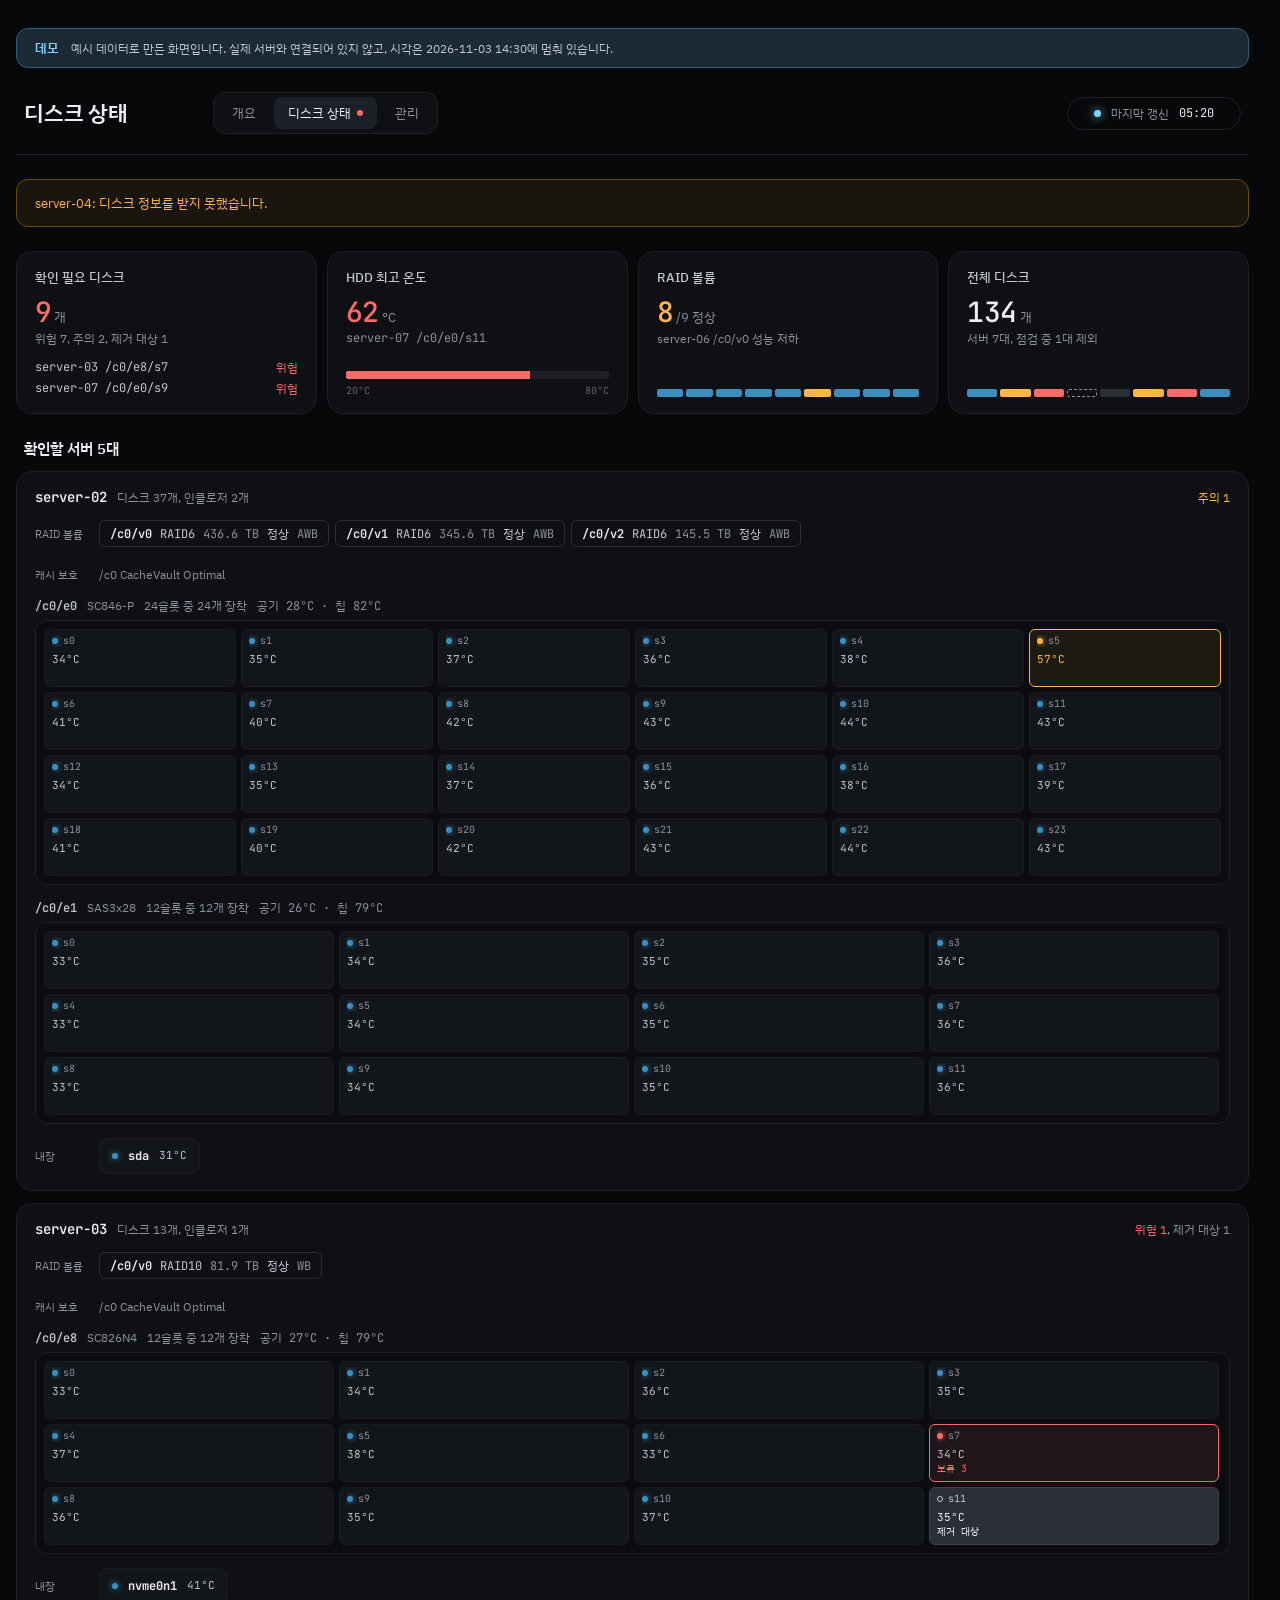
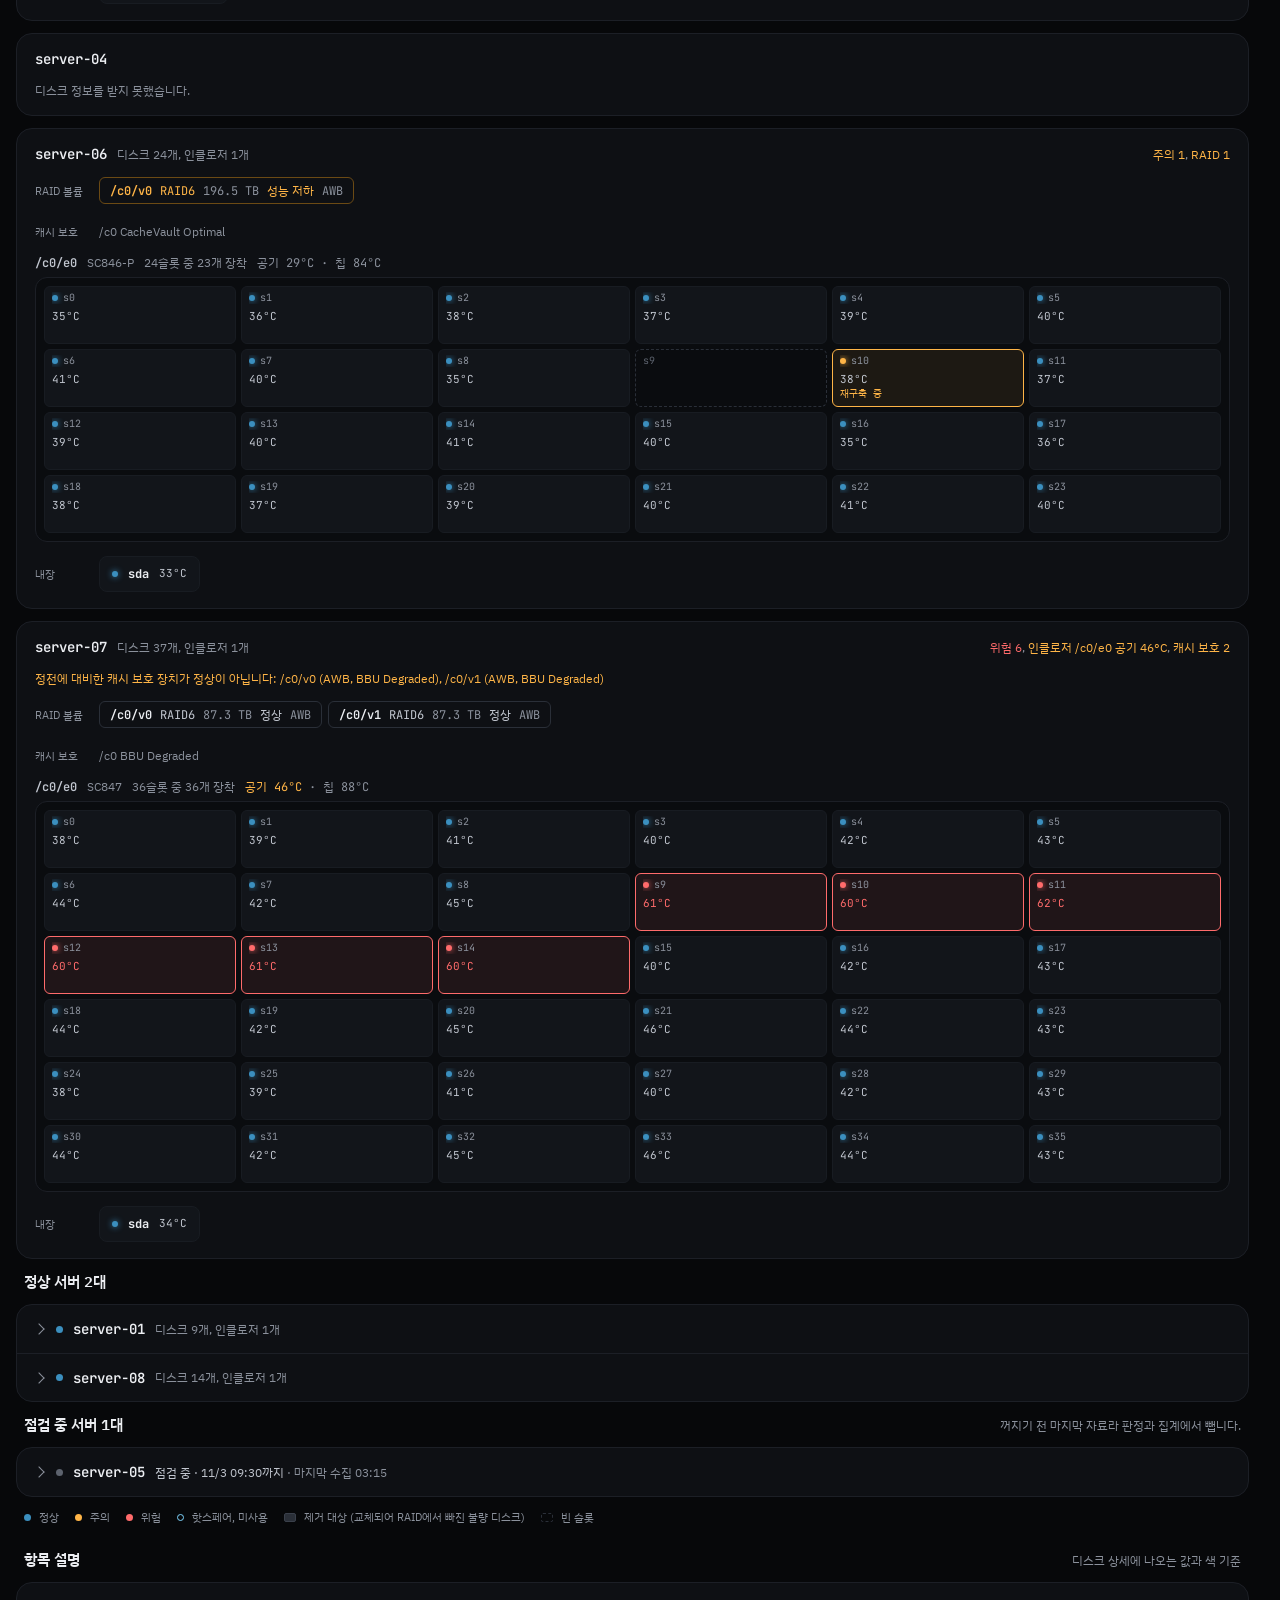
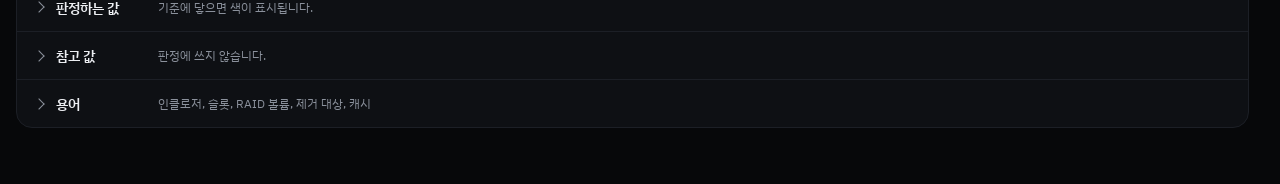
<file: disk.html>
<!doctype html>
<html lang="ko">
<head>
<meta charset="utf-8">
<meta name="viewport" content="width=device-width, initial-scale=1">
<title>데모 · 디스크 상태</title>
<link rel="icon" type="image/png" href="apple-touch-icon.png">
<link rel="apple-touch-icon" href="apple-touch-icon.png">
<meta name="apple-mobile-web-app-title" content="Disks">
<link rel="preconnect" href="https://fonts.googleapis.com">
<link href="https://fonts.googleapis.com/css2?family=IBM+Plex+Sans+KR:wght@400;500;600&amp;family=JetBrains+Mono:wght@400;500;600&amp;display=swap" rel="stylesheet">
<link rel="stylesheet" href="common.css">
<style>
.list{display:flex;flex-direction:column;gap:4px;font-family:var(--mono);font-size:12px}
.list div{display:grid;grid-template-columns:minmax(0,1fr) auto;align-items:start;gap:8px}
.list span:first-child{color:var(--text2);overflow-wrap:anywhere}
.list span:last-child{white-space:nowrap}
.tbar{display:flex;flex-direction:column;gap:5px}
.tbar .track{height:8px;border-radius:2px;background:var(--line);overflow:hidden}
.tbar .track div{height:100%}
.tbar .ends{display:flex;justify-content:space-between;font-family:var(--mono);font-size:10px;color:var(--dim)}

/* servers with nothing to check: one panel under the others, a row per server */
.ok-list{background:var(--panel);border:1px solid var(--line);border-radius:16px;overflow:hidden}
.ok-row{width:100%;min-height:48px;padding:8px var(--pad);display:flex;align-items:center;gap:10px;background:none;border:0;border-top:1px solid var(--line);font-size:12px;color:var(--muted);cursor:pointer;text-align:left}
.ok-row:hover{background-image:var(--hover)}
.ok-row .dot{flex:none;width:7px;height:7px;border-radius:50%;background:var(--blue)}
.ok-row .name{flex:none;min-width:72px;font-family:var(--mono);font-size:14px;font-weight:600;color:var(--text)}
.ok-row .info{flex:1;min-width:0}
.ok-row .maint{color:var(--text2)}
.ok-row::after{content:'';order:-1;flex:none;width:7px;height:7px;margin-right:3px;border-right:1.5px solid currentColor;border-bottom:1.5px solid currentColor;transform:rotate(-45deg);transition:transform .15s}
.ok-row[aria-expanded="true"]::after{transform:rotate(45deg)}
.ok-list .card{background:none;border:0;border-top:1px solid var(--line);border-radius:0}
.ok-list .card-head{display:none}
/* 점검 중 servers that stopped sending: grey dot, last data greyed (not the current state) */
.ok-row.held .dot{background:var(--dim)}
.ok-row .maint.long{color:var(--amber)}
.card.held>:not(.held-note){opacity:.5}
.held-note{font-size:12px;color:var(--text2)}

.cards{display:flex;flex-direction:column;gap:12px}
.card{background:var(--panel);border:1px solid var(--line);border-radius:16px;padding:16px var(--pad);display:flex;flex-direction:column;gap:14px;min-width:0}
.card-head{display:flex;flex-wrap:wrap;justify-content:space-between;align-items:baseline;gap:8px}
.card-head .l{display:flex;flex-wrap:wrap;align-items:baseline;gap:4px 10px}
.sub{font-size:12px;color:var(--muted)}
.err{font-size:12px;color:var(--amber)}
.err.danger{color:var(--red)}
.vds{display:grid;grid-template-columns:56px minmax(0,1fr);align-items:start;gap:8px}
.vds-l{font-size:11px;color:var(--muted);padding-top:6px}
.vds>.sub{padding-top:5px}
.vd-list{display:flex;flex-wrap:wrap;gap:6px}
.vd{display:inline-flex;align-items:baseline;gap:8px;font-family:var(--mono);font-size:12px;padding:4px 10px;border-radius:6px;border:1px solid var(--line2);color:var(--text2);white-space:nowrap}
.vd b{font-weight:600;color:var(--text)}
.vd .vd-size{color:var(--muted)}
.vd .vd-st{font-family:var(--sans)}
.vd.caution b,.vd.danger b{color:inherit}
.vd.caution{border-color:var(--amber-line);color:var(--amber)}
.vd.danger{border-color:var(--red-line);color:var(--red)}
.encl{display:flex;flex-direction:column;gap:6px}
.encl-head{display:flex;flex-wrap:wrap;gap:4px 10px;align-items:baseline;font-size:12px;color:var(--muted)}
.encl-head b{font-family:var(--mono);font-weight:600;color:var(--text2)}
.encl-temp{font-family:var(--mono)}
.sub.maint{color:var(--text2)}
.bays{background:var(--panel2);border:1px solid var(--line);border-radius:12px;padding:8px;display:grid;grid-auto-rows:1fr;gap:5px}
.bay{min-height:58px;min-width:0;border-radius:6px;padding:5px 7px;border:1px solid var(--bay-line);background:var(--bay);color:var(--text);font-family:var(--mono);cursor:pointer;display:flex;flex-direction:column;justify-content:space-between;text-align:left}
.bay .top{display:flex;align-items:center;gap:5px;font-size:10px;line-height:12px;color:var(--muted);white-space:nowrap;overflow:hidden}
.bay .led{width:6px;height:6px;flex:0 0 auto;border-radius:50%;background:var(--blue);box-shadow:0 0 6px var(--blue)}
.bay .t{font-size:11px;line-height:1.25;color:var(--text2);word-break:keep-all;overflow-wrap:anywhere}
/* every bay: temperature on the same line; a flagged/spare/to-remove bay adds one note line under it.
   min-height already holds that third line, so every enclosure has the same bay height (58px, phones 56px) */
.bays .bay{justify-content:flex-start;gap:6px}
.bay .body{display:flex;flex-direction:column;gap:1px}
.bay .note{font-size:10px;line-height:1.25;color:var(--muted);word-break:keep-all;overflow-wrap:anywhere}
.bays .bay .note{white-space:nowrap;overflow:hidden;text-overflow:ellipsis}
.bay.caution .note{color:var(--amber)}
.bay.danger .note{color:var(--red)}
.bay.remove .note{color:var(--text)}
.bay.caution{border-color:var(--amber);background:var(--amber-bg)}
.bay.caution .led{background:var(--amber);box-shadow:0 0 6px var(--amber)}
.bay.danger{border-color:var(--red);background:var(--red-bg)}
.bay.danger .led{background:var(--red);box-shadow:0 0 6px var(--red)}
.bay.spare{border-color:var(--spare-line);background:transparent}
.bay.spare .led{background:transparent;box-shadow:none;border:1px solid var(--sky)}
.bay.spare .t{color:var(--muted)}
/* To-remove bays: solid grey fill, so they never read as an empty (hollow, dashed) slot */
.bay.remove,.remove-swatch{border:1px solid var(--remove-line);background:var(--line2)}
.bay.remove .led{background:transparent;box-shadow:none;border:1px solid var(--text2)}
.bay.remove .top{color:var(--text2)}
.bay.remove .t{color:var(--text)}
.pill.remove{background:var(--line2);color:var(--text)}
.bay:not(.empty):hover{background-image:var(--hover)}
.bay[aria-pressed="true"]{box-shadow:0 0 0 2px var(--text)}
.bay.empty{border:1px dashed var(--line2);background:transparent;cursor:default}
.bay.empty .top,.bay.empty .t{color:var(--dim)}
.internal{display:flex;flex-wrap:wrap;align-items:center;gap:6px 8px}
.internal>span:first-child{font-size:11px;color:var(--muted);width:56px}
.internal .bay{min-height:36px;flex-direction:row;align-items:center;gap:10px;padding:0 12px;border-radius:8px;font-size:12px}
.detail{border-top:1px solid var(--line);padding-top:14px;display:flex;flex-direction:column;gap:12px}
.detail-head{display:flex;flex-wrap:wrap;justify-content:space-between;align-items:center;gap:8px}
.detail-head .l{display:flex;align-items:baseline;gap:10px;font-family:var(--mono)}
.detail-head .l b{font-size:14px;font-weight:600}
.pill{display:inline-flex;align-items:center;gap:6px;padding:4px 10px;border-radius:999px;font-size:12px;background:var(--blue-pill);color:var(--blue)}
.pill i{width:6px;height:6px;border-radius:50%;background:currentColor}
.pill.caution{background:var(--amber-pill);color:var(--amber)}
.pill.danger{background:var(--red-pill);color:var(--red)}
.facts{display:grid;grid-template-columns:repeat(auto-fit,minmax(120px,1fr));gap:12px 16px}
.facts div{display:flex;flex-direction:column;gap:4px;min-width:0}
.facts span:first-child{font-size:11px;color:var(--muted)}
.facts span:last-child{font-family:var(--mono);font-size:13px;overflow-wrap:anywhere}
.legend{display:flex;flex-wrap:wrap;gap:8px 16px;padding:0 8px;font-size:11px;color:var(--muted)}
.legend span{display:flex;align-items:center;gap:8px}
.legend i{width:7px;height:7px;border-radius:50%}
.ok-list>.ok-row:first-child,.gloss details:first-child>.ok-row{border-top:0}
.gloss summary{list-style:none}
.gloss summary::-webkit-details-marker{display:none}
.gloss .ok-row .name{min-width:92px;font-family:var(--sans)}
.gloss details[open]>.ok-row::after{transform:rotate(45deg)}
.gloss dl{margin:0;padding:4px var(--pad) 8px;border-top:1px solid var(--line);display:grid;grid-template-columns:170px minmax(0,1fr) 170px 170px;font-size:13px}
.gloss dt,.gloss dd{margin:0;padding:10px 20px 10px 0;border-top:1px solid var(--line)}
.gloss dt{font-weight:600;color:var(--text)}
.gloss dt small{display:block;margin-top:2px;font-family:var(--mono);font-size:10px;font-weight:400;color:var(--dim)}
.gloss dd{color:var(--text2);line-height:1.55}
.gloss dd.lim{font-size:12px;color:var(--muted);display:grid;grid-template-columns:auto minmax(0,1fr);gap:0 6px;align-content:start}
.gloss dd.wide{grid-column:span 3}
.gloss dd.c::before{content:'주의';font-weight:600}
.gloss dd.d::before{content:'위험';font-weight:600}
.gloss dl>dt:first-child,.gloss dl>dt:first-child+dd,.gloss dl>dt:first-child+dd+dd,.gloss dl>dt:first-child+dd+dd+dd{border-top:0}
.gloss .c,.gloss dd.c{color:var(--amber)}.gloss .d,.gloss dd.d{color:var(--red)}.gloss dd.none{color:var(--dim)}
@media (max-width:860px){
  .gloss dl{grid-template-columns:minmax(0,1fr);padding:0 var(--pad) 14px}
  .gloss dd{border-top:0;padding:0 0 4px}
  .gloss dd.lim{padding-bottom:2px}
  .gloss dd.lim.none{display:none}
  .gloss dd.d{padding-bottom:10px}
  .gloss dd.wide{grid-column:auto;padding-bottom:10px}
}
.empty-msg{padding:20px var(--pad);font-size:13px;color:var(--muted);background:var(--panel);border:1px solid var(--line);border-radius:16px}
.bays{--bay-min:0px}
/* Phones: keep the physical column count; labels wrap instead of being cut, and very wide enclosures scroll inside their own box. */
@media (max-width:640px){
  .vds{grid-template-columns:minmax(0,1fr);gap:6px}
  .vds-l,.vds>.sub{padding-top:0}
  /* bays keep a readable width; a wide enclosure scrolls sideways inside its box, and a
     soft glow on an edge shows there is more to that side (the glow stays put, the cover scrolls) */
  /* the edge glow is --text at 22% fading out (gradient stops need the colour with alpha) */
  .bays{--bay-min:45px;padding:6px;gap:4px;overflow-x:auto;
    background:
      linear-gradient(to right, var(--panel2) 40%, transparent) left center / 28px 100% no-repeat local,
      linear-gradient(to left, var(--panel2) 40%, transparent) right center / 28px 100% no-repeat local,
      radial-gradient(farthest-side at 0 50%, rgba(236,238,242,0.22), rgba(236,238,242,0)) left center / 12px 100% no-repeat scroll,
      radial-gradient(farthest-side at 100% 50%, rgba(236,238,242,0.22), rgba(236,238,242,0)) right center / 12px 100% no-repeat scroll,
      var(--panel2)}
  .bay{min-height:56px;padding:4px 5px}
}
</style>
<style>
/* demo only: the banner above the header */
.demo-banner{display:flex;flex-wrap:wrap;align-items:baseline;gap:4px 12px;padding:10px var(--pad);border:1px solid var(--sky-line);border-radius:12px;background:var(--sky-bg);color:var(--sky);font-size:13px;font-weight:600}
.demo-banner span{color:var(--text2);font-size:12px;font-weight:400}
</style>
</head>
<body>
<div class="wrap">

<div class="demo-banner" role="note">데모<span>예시 데이터로 만든 화면입니다. 실제 서버와 연결되어 있지 않고, 시각은 2026-11-03 14:30에 멈춰 있습니다.</span></div>
<header>
  <div class="head-left">
    <h1>디스크 상태</h1>
    <nav class="seg-nav" aria-label="보기 선택">
      <a href="index.html">개요</a>
      <a href="disk.html" aria-current="page">디스크 상태<span class="nav-dot" id="nav-dot" hidden></span></a>
      <a href="admin.html">관리</a>
    </nav>
  </div>
  <div id="badge" class="badge" role="status">
    <span class="dot" aria-hidden="true"></span>
    <span class="lbl">불러오는 중</span>
    <span class="mono" id="badge-time"></span>
  </div>
</header>

<div id="notice" class="notice" hidden></div>

<section class="summary" aria-label="요약" id="summary"></section>

<section class="sec">
  <div class="sec-head">
    <h2 id="h-cards">확인할 서버</h2>
  </div>
  <div class="cards" id="cards"></div>
  <div class="legend" aria-label="범례">
    <span><i style="background:var(--blue)"></i>정상</span>
    <span><i style="background:var(--amber)"></i>주의</span>
    <span><i style="background:var(--red)"></i>위험</span>
    <span><i style="border:1px solid var(--sky)"></i>핫스페어, 미사용</span>
    <span><i class="remove-swatch" style="width:12px;height:9px;border-radius:2px"></i>제거 대상 (교체되어 RAID에서 빠진 불량 디스크)</span>
    <span><i style="width:12px;height:9px;border-radius:2px;border:1px dashed var(--line2)"></i>빈 슬롯</span>
  </div>
</section>

<section class="sec">
  <div class="sec-head">
    <h2>항목 설명</h2>
    <span class="sec-note">디스크 상세에 나오는 값과 색 기준</span>
  </div>
  <div class="ok-list gloss" id="gloss-list"></div>
</section>

</div>
<script src="demo_data.js"></script>
<script src="disk_rules.js"></script>
<script>
(function () {
  'use strict';
  // demo: data from demo_data.js, the clock pinned at the data's time, no polling (make_demo.py)
  var fetch = window.DEMO.fetch, Date = window.DEMO.Date, setInterval = window.DEMO.noInterval;

  // Disk data is collected every 10 min (SMART every hour), so polling once a
  // minute is plenty.
  var DATA_URL = 'data/disks.json';
  var POLL_MS = 60000;

  // storcli reports only an enclosure's slot count, not its front-panel shape.
  // Columns are estimated from the enclosure model (ProdID); slots fill left to
  // right, top to bottom. Not checked on site.
  var MODEL_COLS = [
    [/^SC846/i, 6],       // Supermicro 4U 24-bay (SC846-P, SC846P): 6 x 4
    [/^SC847/i, 6],       // Supermicro 4U 36-bay: 6 x 4 front, 6 x 2 rear
    [/^SC826/i, 4],       // Supermicro 2U 12-bay (SC826N4): 4 x 3
    [/^SAS3x28$/i, 4],    // expander of a 2U 12-bay chassis: 4 x 3
    [/^[FR]39$/, 13],     // 90-bay JBOD, front and rear halves: 13 x 3 (low confidence)
    [/^SGPIO$/i, 4]       // onboard 8-bay backplane: 4 x 2 (low confidence)
    // SAS3x36 with 20 slots matches no known chassis: default columns
  ];
  var DEFAULT_COLS = 6;   // same as the monitoring mail's grids
  // Confirmed layouts override the estimate: "host /cX/eY": {cols: N}
  var LAYOUT = {};

  function gridOf(host, e, slots) {
    var fixed = LAYOUT[host + ' ' + e.id];
    var cols = fixed && fixed.cols, how = 'confirmed';
    if (!cols) {
      MODEL_COLS.forEach(function (r) { if (!cols && r[0].test(e.product || '')) cols = r[1]; });
      how = cols ? 'model' : 'default';
      cols = cols || DEFAULT_COLS;
    }
    cols = Math.min(cols, slots);
    return { cols: cols, rows: Math.ceil(slots / cols), how: how };
  }

  var R = window.DiskRules;
  var STALE_S = R.STALE_S;      // header turns amber when a server's data is older than this (30 min)
  var MAINT_LONG_S = 24 * 3600; // an open-ended 점검 중 silent this long is flagged (index.html: same)
  // the common.css colours (inline styles take var())
  var AMBER = 'var(--amber)', RED = 'var(--red)', BLUE = 'var(--blue)', MUTED = 'var(--muted)';
  var SPARE = { ghs: 1, dhs: 1, ugood: 1, ugunsp: 1 };
  var LEVEL_LABEL = { ok: '정상', caution: '주의', danger: '위험', remove: '제거 대상' };

  var data = null, fetchFailed = false;
  var okOpen = {};             // rows opened in the panel of servers with nothing to check
  var sel = '';                // "host|drive id" of the drive whose details are open

  function $(id) { return document.getElementById(id); }
  function esc(s) {
    return String(s == null ? '' : s).replace(/[&<>"']/g, function (c) {
      return { '&': '&amp;', '<': '&lt;', '>': '&gt;', '"': '&quot;', "'": '&#39;' }[c];
    });
  }
  function two(n) { return (n < 10 ? '0' : '') + n; }
  function hhmm(epoch) { var d = new Date(epoch * 1000); return two(d.getHours()) + ':' + two(d.getMinutes()); }
  // "10/28 " when the time is not from today, else nothing.
  function dayPrefix(epoch) {
    var d = new Date(epoch * 1000);
    return d.toDateString() === new Date().toDateString() ? '' : (d.getMonth() + 1) + '/' + d.getDate() + ' ';
  }
  function color(level) { return level === 'danger' ? RED : (level === 'caution' ? AMBER : null); }
  // 'remove' (failed drive already out of RAID) never raises a server's level.
  function worse(a, b) { var r = { ok: 0, remove: 0, caution: 1, danger: 2 }; return r[b] > r[a] ? b : a; }

  function servers() { return (data && data.servers) || []; }

  // Per-host view model: every drive with its verdict, enclosures with drives.
  function model(x) {
    var d = x.disks;
    // held = marked 점검 중 and no longer sending: its last data is shown apart, greyed, and not counted
    if (!d) return { host: x.host, missing: true, level: 'ok', drives: [], items: [], maint: x.maintenance, held: R.held(x) };
    var items = [];
    (d.drives || []).forEach(function (dr) { items.push({ host: x.host, key: x.host + '|' + dr.id, where: dr.id, d: dr, j: R.judge(dr) }); });
    (d.direct || []).forEach(function (dr) { items.push({ host: x.host, key: x.host + '|dev:' + dr.dev, where: dr.dev, d: dr, j: R.judge(dr), direct: true }); });
    var level = 'ok';
    items.forEach(function (i) { level = worse(level, i.j.level); });
    (d.vds || []).forEach(function (v) { level = worse(level, R.vdLevel(v)); });
    var hotEncl = (d.enclosures || []).filter(function (e) { return R.enclLevel(e) !== 'ok'; });
    hotEncl.forEach(function (e) { level = worse(level, R.enclLevel(e)); });
    var ms = R.missing(d), manyBad = R.manyBad(d), cacheRisks = R.cacheRisks(d), cacheWarn = R.cacheWarn(d);
    if (cacheWarn.length) level = worse(level, 'caution');
    if (ms.vds.length || ms.enclosures.length || manyBad.length) level = 'danger';
    return { host: x.host, d: d, items: items, level: level, hotEncl: hotEncl, maint: x.maintenance, held: R.held(x), manyBad: manyBad, cacheRisks: cacheRisks, cacheWarn: cacheWarn,
             danger: items.filter(function (i) { return i.j.level === 'danger'; }).length,
             caution: items.filter(function (i) { return i.j.level === 'caution'; }).length,
             remove: items.filter(function (i) { return i.j.level === 'remove'; }).length };
  }

  // ---------- summary ----------

  function tile(label, value, unit, note, valueColor, foot, noteMono) {
    return '<div class="tile"><span class="tile-label">' + label + '</span>' +
      '<div class="stack"><div class="tile-val"><b' + (valueColor ? ' style="color:' + valueColor + '"' : '') + '>' + value + '</b><span>' + unit + '</span></div>' +
      '<span class="tile-note' + (noteMono ? ' mono' : '') + '">' + note + '</span></div>' +
      '<div class="tile-foot">' + (foot || '') + '</div></div>';
  }

  function renderSummary(models) {
    // held servers (점검 중, silent) are left out of every count; the server bar shows them grey
    var cur = models.filter(function (m) { return !m.held; });
    var heldN = models.length - cur.length;
    var all = [];
    cur.forEach(function (m) { all = all.concat(m.items); });
    var flagged = all.filter(function (i) { return i.j.level === 'danger' || i.j.level === 'caution'; })
      .sort(function (a, b) { return (b.j.level === 'danger') - (a.j.level === 'danger'); });
    var dn = flagged.filter(function (i) { return i.j.level === 'danger'; }).length;
    var cn = flagged.length - dn;
    var rn = all.filter(function (i) { return i.j.level === 'remove'; }).length;
    var list = '<div class="list">' + flagged.slice(0, 2).map(function (i) {
      return '<div><span>' + esc(i.host + ' ' + i.where) + '</span><span style="color:' + color(i.j.level) + '">' + (i.j.level === 'danger' ? '위험' : '주의') + '</span></div>';
    }).join('') + '</div>';

    // drives already out of RAID ("remove") are reported on their own, not here
    var hdd = all.filter(function (i) { return !R.isSsd(i.d) && R.temp(i.d) != null && i.j.level !== 'remove'; })
      .sort(function (a, b) { return R.temp(b.d) - R.temp(a.d); });
    var hot = hdd[0];
    var hotT = hot ? R.temp(hot.d) : null;
    var hotLvl = hot ? R.levels(hot.d).temp : 'ok';
    var bar = hotT == null ? '' : '<div class="tbar"><div class="track" aria-hidden="true"><div style="width:' +
      Math.max(0, Math.min(100, Math.round((hotT - 20) / 60 * 100))) + '%;background:' + (color(hotLvl) || BLUE) + '"></div></div>' +
      '<div class="ends"><span>20°C</span><span>80°C</span></div></div>';

    var vds = [];
    cur.forEach(function (m) {
      ((m.d && m.d.vds) || []).forEach(function (v) { vds.push({ host: m.host, v: v, lvl: R.vdLevel(v) }); });
      R.missing(m.d).vds.forEach(function (v) { vds.push({ host: m.host, v: v, lvl: 'danger', gone: true }); });
    });
    var badVd = vds.filter(function (x) { return x.lvl !== 'ok'; })
      .sort(function (a, b) { return (b.lvl === 'danger') - (a.lvl === 'danger'); });
    var vdNote = badVd.length ? badVd.slice(0, 2).map(function (x) { return x.host + ' ' + x.v.id + ' ' + (x.gone ? '사라짐' : R.vdLabel(x.v)); }).join(', ') : '모두 정상';
    var vdSegs = '<div class="segs" aria-hidden="true">' + vds.map(function (x) {
      return '<i style="background:' + (color(x.lvl) || BLUE) + '"></i>';
    }).join('') + '</div>';

    var srvSegs = '<div class="segs" aria-hidden="true">' + models.map(function (m) {
      return '<i style="background:' + (m.held ? 'var(--line2)' : (m.missing ? 'transparent;border:1px dashed ' + MUTED : (color(m.level) || BLUE))) + '"></i>';
    }).join('') + '</div>';

    $('summary').innerHTML =
      tile('확인 필요 디스크', flagged.length, '개', '위험 ' + dn + ', 주의 ' + cn + (rn ? ', 제거 대상 ' + rn : ''), dn ? RED : (cn ? AMBER : null), flagged.length ? list : '') +
      tile('HDD 최고 온도', hotT == null ? '—' : hotT, '°C', hot ? esc(hot.host + ' ' + hot.where) : '—', color(hotLvl), bar, true) +
      tile('RAID 볼륨', vds.length - badVd.length, '/' + vds.length + ' 정상', esc(vdNote), badVd.length ? color(badVd.reduce(function (a, x) { return worse(a, x.lvl); }, 'ok')) : null, vds.length ? vdSegs : '') +
      tile('전체 디스크', all.length, '개', '서버 ' + cur.length + '대' + (heldN ? ', 점검 중 ' + heldN + '대 제외' : ''), null, srvSegs);
  }

  // ---------- cards ----------

  function bayClass(i) {
    if (i.j.level !== 'ok') return i.j.level;
    return SPARE[R.stateKey(i.d)] ? 'spare' : '';
  }
  // Flagged bays show why (the worst reason, shortened) instead of a normal-looking temperature.
  function shortReason(r) {
    return r.replace(/^재할당 섹터 /, '재할당 ').replace(/^보류 섹터 /, '보류 ')
            .replace(/^복구 불가 섹터 /, '복구 불가 ').replace(/^온도 /, '');
  }
  // The note under the temperature: why it is flagged (the worst reason, shortened),
  // or its role for spare and to-remove drives; none for a normal drive or when the
  // only reason is the temperature, which the temperature line already shows in colour.
  function bayNote(i) {
    if (i.j.level === 'remove') return '제거 대상';
    if (i.j.reasons.length) { var r = shortReason(i.j.reasons[0]); return /°C$/.test(r) ? '' : r; }
    // a spare with a temperature says so with its ring (legend below); the name is one click away
    if (R.temp(i.d) == null) return R.stateLabel(i.d);
    return '';
  }
  function bayTempText(i) {
    var t = R.temp(i.d);
    return t == null ? '' : t + '°C';
  }
  function bayHtml(i, label) {
    var on = i.key === sel, note = bayNote(i), temp = bayTempText(i);
    var tColor = color(R.levels(i.d).temp);
    return '<button type="button" class="bay ' + bayClass(i) + '" data-key="' + esc(i.key) + '" aria-pressed="' + on + '" ' +
      (i.j.reasons.length ? 'title="' + esc(i.j.reasons.join(', ')) + '" ' : '') +
      'aria-label="' + esc(i.host + ' ' + i.where + ' ' + LEVEL_LABEL[i.j.level]) + '">' +
      '<span class="top"><span class="led" aria-hidden="true"></span>' + esc(label) + '</span>' +
      '<span class="body">' + (temp ? '<span class="t"' + (tColor ? ' style="color:' + tColor + '"' : '') + '>' + temp + '</span>' : '') +
      (note ? '<span class="note">' + esc(note) + '</span>' : '') + '</span></button>';
  }

  function enclosureHtml(m, e, items) {
    var bySlot = {};
    items.forEach(function (i) { bySlot[i.d.slot] = i; });
    var maxSlot = items.reduce(function (a, i) { return Math.max(a, i.d.slot); }, -1);
    var slots = Math.max(e.slots || 0, maxSlot + 1);
    var grid = gridOf(m.host, e, slots);
    var cols = grid.cols;
    var cells = [];
    for (var s = 0; s < slots; s++) {
      cells.push(bySlot[s] ? bayHtml(bySlot[s], 's' + s)
        : '<div class="bay empty" title="빈 슬롯"><span class="top">s' + s + '</span></div>');
    }
    // "공기 25°C · 칩 85°C", each coloured by its own limit
    var et = R.enclTemps(e), L = R.LIMITS;
    var tPart = function (name, v, lim) {
      var c = color(v >= lim[1] ? 'danger' : (v >= lim[0] ? 'caution' : 'ok'));
      return '<span' + (c ? ' style="color:' + c + '"' : '') + '>' + name + ' ' + v + '°C</span>';
    };
    var temps = [et.air != null ? tPart('공기', et.air, L.encl_air) : '', et.chip != null ? tPart('칩', et.chip, L.encl_chip) : '']
      .filter(Boolean).join(' · ');
    return '<div class="encl"><div class="encl-head"><b>' + esc(e.id) + '</b><span>' + esc(e.product || '') + '</span>' +
      '<span>' + slots + '슬롯 중 ' + items.length + '개 장착</span>' +
      (temps ? '<span class="encl-temp" title="인클로저 센서 온도">' + temps + '</span>' : '') +
      '</div>' +
      '<div class="bays" data-cols="' + cols + '" style="grid-template-columns:repeat(' + cols + ',minmax(var(--bay-min),1fr))">' + cells.join('') + '</div></div>';
  }

  function factsHtml(m, i) {
    var d = i.d, s = d.smart || {}, ssd = R.isSsd(d), t = R.temp(d), L = R.levels(d);
    var smartText = s.error ? '읽기 실패' : (s.passed === false ? '실패' : (d.smart_alert ? '경고' : (s.passed ? '통과' : '—')));
    if (s.checked) smartText += ' · ' + dayPrefix(s.checked) + hhmm(s.checked);
    var vd = null;
    if (!i.direct && d.dg != null) {
      ((m.d && m.d.vds) || []).forEach(function (v) { if (v.dg === d.dg && v.id.indexOf('/c' + d.ctrl + '/') === 0) vd = v; });
    }
    var num = function (v) { return v == null ? '—' : String(v); };
    var facts = [
      ['상태', R.stateLabel(d), color(L.state)],
      ['종류', ((d.med || '') + ' ' + (d.intf || d.tran || '').toUpperCase()).trim() || '—', null],
      ['모델', d.model || '—', null],
      ['용량', d.size || '—', null],
      ['RAID 볼륨', vd ? vd.id + ' ' + vd.raid : (i.direct ? '직접 연결' : '—'), null],
      ['온도', t == null ? '—' : t + '°C', color(L.temp)],
      ['재할당 섹터', num(s.realloc), color(L.realloc)],
      ['보류 섹터', num(s.pending), color(L.pending)],
      ['복구 불가 섹터', num(s.uncorrectable), color(L.uncorrectable)],
      ['매체 오류', num(d.media_err), color(L.media_err)],
      ['기타 오류', num(d.other_err), null],
      ['예측 실패', num(d.pred_fail), color(L.pred_fail)],
      ['가동 시간', s.power_on_hours == null ? '—' : (s.power_on_hours / 8760).toFixed(1) + '년', null],
      ['일련번호', d.sn || '—', null],
      ['SMART 결과', smartText, color(L.smart)]
    ];
    if (ssd || s.wear_pct != null) facts.splice(9, 0, ['마모', s.wear_pct == null ? '—' : s.wear_pct + '%', color(L.wear_pct)]);
    var where = i.direct ? '내장 ' + d.dev : '인클로저 ' + d.encl + ' 슬롯 ' + d.slot;
    var label = LEVEL_LABEL[i.j.level];
    return '<div class="detail"><div class="detail-head"><div class="l"><b>' + esc(i.where) + '</b><span class="sub">' + esc(where) + '</span></div>' +
      '<span class="pill ' + (i.j.level === 'ok' ? '' : i.j.level) + '"><i aria-hidden="true"></i>' + label + '</span></div>' +
      (i.j.reasons.length ? '<span class="err" style="color:' + (color(i.j.level) || 'var(--muted)') + '">' +
        (i.j.level === 'remove' ? 'RAID에 속하지 않은 디스크입니다. 교체 후 남은 불량 디스크로 추정됩니다: ' : '') + esc(i.j.reasons.join(', ')) + '</span>' : '') +
      '<div class="facts">' + facts.map(function (f) {
        return '<div><span>' + f[0] + '</span><span' + (f[2] ? ' style="color:' + f[2] + '"' : '') + '>' + esc(f[1]) + '</span></div>';
      }).join('') + '</div></div>';
  }

  // "점검 중" mark set on /admin or with maintenance.py (planned power-off)
  // "10/30 18:00까지" when an end is set, else when it started: "10/29 15:37부터"
  function maintUntil(mt) {
    var t = mt.until || mt.set_at;
    if (!t) return '';
    var d = new Date(t * 1000);
    return (d.getMonth() + 1) + '/' + d.getDate() + ' ' + String(d.getHours()).padStart(2, '0') + ':' + String(d.getMinutes()).padStart(2, '0') + (mt.until ? '까지' : '부터');
  }

  // last time any of the missing RAID sets / enclosures was still there
  function seenText(ms) {
    var t = Math.max.apply(null, ms.vds.concat(ms.enclosures).map(function (x) { return x.seen || 0; }));
    return t > 0 ? dayPrefix(t) + hhmm(t) : '—';
  }

  function usedEncls(m) {
    return (m.d.enclosures || []).filter(function (e) {
      return m.items.some(function (i) { return !i.direct && i.d.encl === e.id; });
    });
  }
  function diskCounts(m) { return '디스크 ' + m.items.length + '개, 인클로저 ' + usedEncls(m).length + '개'; }

  function cardHtml(m) {
    if (m.missing) {
      return '<div class="card"><div class="card-head"><div class="l"><span class="name">' + esc(m.host) + '</span>' +
        (m.maint ? '<span class="sub maint">점검 중 · ' + esc(maintUntil(m.maint)) + '</span>' : '') + '</div></div>' +
        '<span class="sub">디스크 정보를 받지 못했습니다.</span></div>';
    }
    var d = m.d;
    // each count in its own color, so caution and to-remove do not read as danger
    var parts = [];
    var part = function (text, col) { parts.push('<span style="color:' + col + '">' + text + '</span>'); };
    if (m.danger) part('위험 ' + m.danger, RED);
    if (m.caution) part('주의 ' + m.caution, AMBER);
    if (m.remove) part('제거 대상 ' + m.remove, 'var(--muted)');
    var badVd = (d.vds || []).filter(function (v) { return R.vdLevel(v) !== 'ok'; });
    if (badVd.length) part('RAID ' + badVd.length, color(badVd.reduce(function (a, v) { return worse(a, R.vdLevel(v)); }, 'ok')));
    m.hotEncl.forEach(function (e) {
      var t = R.enclTemps(e), L = R.LIMITS;
      var why = t.air != null && t.air >= L.encl_air[0] ? '공기 ' + t.air + '°C' : (t.chip != null && t.chip >= L.encl_chip[0] ? '칩 ' + t.chip + '°C' : '센서 이상');
      part('인클로저 ' + e.id + ' ' + why, color(R.enclLevel(e)));
    });
    var ms = R.missing(d);
    if (ms.vds.length) part('사라진 RAID ' + ms.vds.length, RED);
    if (ms.enclosures.length) part('사라진 인클로저 ' + ms.enclosures.length, RED);
    m.manyBad.forEach(function (b) { part('/c' + b.ctrl + ' 불량 ' + b.n, RED); });
    if (m.cacheWarn.length) part('캐시 보호 ' + m.cacheWarn.length, AMBER);
    var drives =m.items.filter(function (i) { return !i.direct; });
    var encls = usedEncls(m);
    var html = '<div class="card"><div class="card-head"><div class="l"><span class="name">' + esc(m.host) + '</span>' +
      '<span class="sub">' + esc(diskCounts(m)) + '</span>' +
      (m.maint ? '<span class="sub maint">점검 중 · ' + esc(maintUntil(m.maint)) + '</span>' : '') + '</div>' +
      '<span class="sub">' + (parts.length ? parts.join('<span style="color:' + MUTED + '">, </span>') : '정상') + '</span></div>';
    if (d.errors && d.errors.length) html += '<span class="err">수집 오류: ' + esc(d.errors.join(', ')) + '</span>';
    if (ms.vds.length || ms.enclosures.length) {
      html += '<span class="err danger">사라짐: ' +
        ms.vds.map(function (v) { return 'RAID 볼륨 ' + v.id + ' (' + [v.raid, v.size].filter(Boolean).join(' ') + ')'; })
          .concat(ms.enclosures.map(function (e) { return '인클로저 ' + e.id; })).map(esc).join(', ') +
        ' (마지막 확인 ' + esc(seenText(ms)) + '). 일부러 없앤 경우 이 서버에서 root로 ' +
        '<code>/opt/lab-dashboard/disk_collect.py --reset-expected</code>를 실행하면 기준이 다시 잡힙니다.</span>';
    }
    m.manyBad.forEach(function (b) {
      html += '<span class="err danger">/c' + esc(b.ctrl) + '에 불량(UBad) 디스크가 ' + b.n + '개 있습니다. 인클로저 전원이나 연결이 끊겼을 수 있으니 RAID 볼륨과 마운트를 확인하십시오.</span>';
    });
    var noUnit = m.cacheRisks.filter(function (r) { return r.level === 'info'; });
    if (noUnit.length) {
      html += '<span class="sub">정전에 대비한 캐시 보호 장치가 없습니다: ' +
        esc(noUnit.map(function (r) { return r.id; }).join(', ')) + ' (AWB)</span>';
    }
    if (m.cacheWarn.length) {
      html += '<span class="err">정전에 대비한 캐시 보호 장치가 정상이 아닙니다: ' +
        esc(m.cacheWarn.map(function (r) { return r.id + ' (AWB, ' + r.why + ')'; }).join(', ')) + '</span>';
    }
    if ((d.vds || []).length) {
      html += '<div class="vds"><span class="vds-l">RAID 볼륨</span><div class="vd-list">' + d.vds.map(function (v) {
        return '<span class="vd ' + R.vdLevel(v) + '"><b>' + esc(v.id) + '</b><span>' + esc(v.raid) + '</span>' +
          '<span class="vd-size">' + esc(v.size) + '</span><span class="vd-st">' + esc(R.vdLabel(v)) + '</span>' +
          (R.writePolicy(v) ? '<span class="vd-size" title="쓰기 캐시 정책">' + R.writePolicy(v) + '</span>' : '') + '</span>';
      }).join('') + '</div></div>';
      var cb = Object.keys(d.cache_backup || {}).sort();
      if (cb.length) {
        html += '<div class="vds"><span class="vds-l">캐시 보호</span><span class="sub">' + cb.map(function (c) {
          var b = d.cache_backup[c];
          return '/c' + esc(c) + ' ' + (b ? esc(b.kind + ' ' + (b.state || '상태 알 수 없음')) : '없음');
        }).join(' · ') + '</span></div>';
      }
    }
    // the picked drive's details go right under the grid it sits in, not at the card's end
    var picked = m.items.filter(function (i) { return i.key === sel; })[0], placed = false;
    encls.forEach(function (e) {
      html += enclosureHtml(m, e, drives.filter(function (i) { return i.d.encl === e.id; }));
      if (picked && !picked.direct && picked.d.encl === e.id) { html += factsHtml(m, picked); placed = true; }
    });
    var direct = m.items.filter(function (i) { return i.direct; });
    if (direct.length) {
      html += '<div class="internal"><span>내장</span>' + direct.map(function (i) {
        var on = i.key === sel;
        return '<button type="button" class="bay ' + bayClass(i) + '" data-key="' + esc(i.key) + '" aria-pressed="' + on + '">' +
          '<span class="led" aria-hidden="true" style="display:inline-block"></span>' +
          '<b>' + esc(i.d.dev) + '</b>' + (bayTempText(i) ? '<span class="t">' + bayTempText(i) + '</span>' : '') +
          (bayNote(i) ? '<span class="note">' + esc(bayNote(i)) + '</span>' : '') + '</button>';
      }).join('') + '</div>';
      if (picked && picked.direct) { html += factsHtml(m, picked); placed = true; }
    }
    if (picked && !placed) html += factsHtml(m, picked);
    return html + '</div>';
  }

  // '점검 중 · 11/4 15:20부터'; an open-ended mark silent for a day turns amber, as on the overview
  function maintLabel(m) {
    var mt = m.maint, quiet = mt.silent_at || mt.set_at;
    var long = !mt.until && quiet && Date.now() / 1000 - quiet >= MAINT_LONG_S;
    return '<span class="maint' + (long ? ' long' : '') + '">점검 중' + (long ? ' · 24시간 넘음' : '') + ' · ' + esc(maintUntil(mt)) + '</span>';
  }
  // A held server's last data, greyed, with what it showed then.
  function heldCardHtml(m) {
    var then = [];
    if (m.danger) then.push('위험 ' + m.danger + '개');
    if (m.caution) then.push('주의 ' + m.caution + '개');
    var t = dayPrefix(m.d.epoch) + hhmm(m.d.epoch);
    var note = '<span class="held-note">' + esc(t) + '에 마지막으로 받은 자료입니다. 지금 상태가 아니며, ' +
      (then.length ? '그때 기준 ' + then.join(', ') + '였습니다.' : '그때는 확인할 디스크가 없었습니다.') + '</span>';
    return cardHtml(m).replace('<div class="card">', '<div class="card held">' + note);
  }

  function renderCards(models) {
    // Servers to look at first; the rest are one row each in a panel at the bottom. A server
    // without disk data is not "normal", so it stays with the others.
    var isOk = function (m) { return m.level === 'ok' && !m.missing; };
    var shown = models.filter(function (m) { return !m.held && !isOk(m); });
    var ok = models.filter(function (m) { return !m.held && isOk(m); });
    var held = models.filter(function (m) { return m.held; });
    $('h-cards').textContent = '확인할 서버 ' + shown.length + '대';
    var html = shown.length ? shown.map(cardHtml).join('') : '<div class="empty-msg">확인이 필요한 서버가 없습니다.</div>';
    if (ok.length) {
      html += '<div class="sec"><div class="sec-head"><h2>정상 서버 ' + ok.length + '대</h2></div><div class="ok-list">' + ok.map(function (m) {
        var open = !!okOpen[m.host];
        return '<button type="button" class="ok-row" data-ok-host="' + esc(m.host) + '" aria-expanded="' + open + '">' +
          '<span class="dot" aria-hidden="true"></span><span class="name">' + esc(m.host) + '</span>' +
          // a 점검 중 server here shows its last data: say so on the row, not only in the folded card
          '<span class="info">' + esc(diskCounts(m)) + (m.maint ? ' · <span class="maint">점검 중 · ' + esc(maintUntil(m.maint)) + '</span>' : '') + '</span></button>' + (open ? cardHtml(m) : '');
      }).join('') + '</div></div>';
    }
    if (held.length) {
      html += '<div class="sec"><div class="sec-head"><h2>점검 중 서버 ' + held.length + '대</h2>' +
        '<span class="sec-note">꺼지기 전 마지막 자료라 판정과 집계에서 뺍니다.</span></div><div class="ok-list">' + held.map(function (m) {
        var open = !!okOpen[m.host];
        return '<button type="button" class="ok-row held" data-ok-host="' + esc(m.host) + '" aria-expanded="' + open + '">' +
          '<span class="dot" aria-hidden="true"></span><span class="name">' + esc(m.host) + '</span>' +
          '<span class="info">' + maintLabel(m) + ' · ' + (m.missing ? '디스크 정보 없음' : '마지막 수집 ' + esc(dayPrefix(m.d.epoch) + hhmm(m.d.epoch))) +
          '</span></button>' + (open ? (m.missing ? cardHtml(m) : heldCardHtml(m)) : '');
      }).join('') + '</div></div>';
    }
    $('cards').innerHTML = html;
    snapBays();
  }
  // Whole-pixel slot widths: 1fr columns land on half pixels (a 12-slot, 4-column grid is 290.5 px
  // wide at 1280), which blurs the 1 px slot borders. Spare pixels stay at the right end.
  function snapBays() {
    document.querySelectorAll('.bays[data-cols]').forEach(function (g) {
      var n = +g.dataset.cols, cs = getComputedStyle(g);
      g.style.gridTemplateColumns = 'repeat(' + n + ',minmax(var(--bay-min),1fr))';
      var inner = g.clientWidth - parseFloat(cs.paddingLeft) - parseFloat(cs.paddingRight);
      var w = Math.floor((inner - parseFloat(cs.columnGap) * (n - 1)) / n);
      if (w >= (parseFloat(cs.getPropertyValue('--bay-min')) || 0)) g.style.gridTemplateColumns = 'repeat(' + n + ',' + w + 'px)';
    });
  }
  window.addEventListener('resize', snapBays);

  // ---------- header ----------

  function renderHeader(models) {
    // a server marked 점검 중 is expected to be silent: it does not make the header amber
    var epochs = models.filter(function (m) { return !m.missing && !m.maint; }).map(function (m) { return m.d.epoch; });
    var newest = epochs.length ? Math.max.apply(null, epochs) : null;
    var oldest = epochs.length ? Math.min.apply(null, epochs) : null;
    var stale = !newest || Date.now() / 1000 - oldest > STALE_S;
    var el = $('badge');
    el.className = 'badge' + (stale && data ? ' stale' : '');
    el.querySelector('.lbl').textContent = !data ? (fetchFailed ? '데이터를 불러오지 못했습니다' : '불러오는 중') : (stale ? '갱신 지연' : '마지막 갱신');
    $('badge-time').textContent = newest ? dayPrefix(newest) + hhmm(newest) : '';

    var lvl = models.reduce(function (a, m) { return m.held ? a : worse(a, m.level); }, 'ok');
    var dot = $('nav-dot');
    dot.hidden = lvl === 'ok';
    dot.style.background = color(lvl) || 'transparent';
    dot.setAttribute('aria-label', lvl === 'danger' ? '위험 있음' : '주의 있음');

    // Servers that went quiet at the same minute share one line (an outage hits
    // several at once), so the box stays short; the order is the page's server order.
    var notes = [], missing = [], byTime = {}, times = [];
    models.forEach(function (m) {
      if (m.maint) return;
      if (m.missing) missing.push(m.host);
      else if (Date.now() / 1000 - m.d.epoch > STALE_S) {
        var t = hhmm(m.d.epoch);
        if (!byTime[t]) { byTime[t] = []; times.push(t); }
        byTime[t].push(m.host);
      }
    });
    var hosts = function (l) { return l.join(', ') + (l.length > 1 ? ' (' + l.length + '대)' : ''); };
    if (missing.length) notes.push(hosts(missing) + ': 디스크 정보를 받지 못했습니다.');
    times.forEach(function (t) { notes.push(hosts(byTime[t]) + ': 마지막 수집 ' + t + ' 이후 새 정보가 없습니다.'); });
    $('notice').hidden = !notes.length;
    $('notice').innerHTML = notes.map(function (n) { return '<span>' + esc(n) + '</span>'; }).join('');
  }

  // ---------- 항목 설명 ----------

  // Limits come from DiskRules.LIMITS, the same numbers that colour the cells.
  // Each criterion is [주의, 위험], '' for none.
  function lim(l, unit) {
    return [0, 1].map(function (i) { return l[i] != null ? l[i] + unit + ' 이상' : ''; });
  }
  // Two kinds on one criterion: HDD 55°C 이상 / SSD 70°C 이상
  function limTwo(a, b, la, lb, unit) {
    return [0, 1].map(function (i) { return la + ' ' + a[i] + unit + ' 이상<br>' + lb + ' ' + b[i] + unit + ' 이상'; });
  }
  function renderGloss() {
    var L = R.LIMITS;
    var groups = [
      ['판정하는 값', '기준에 닿으면 색이 표시됩니다.', [
        ['상태', 'Drive State', 'RAID 카드가 보고한 디스크 상태입니다. 사용 중·핫스페어·미사용은 정상입니다.',
          ['재구축 중·복사 중', '불량·오프라인·고장·없음']],
        ['SMART 결과', 'S.M.A.R.T. overall', '디스크 자체 진단의 종합 결과입니다. 아래 값들과 별개로 디스크가 스스로 판단합니다.',
          ['', '실패·경고']],
        ['재할당 섹터', 'Reallocated Sectors', '손상된 섹터를 디스크가 예비 섹터로 옮긴 수입니다. 오래된 디스크는 몇 개 있을 수 있고, 계속 늘면 교체를 준비합니다.',
          lim(L.realloc, '개')],
        ['보류 섹터', 'Current Pending Sectors', '읽기가 불안정해 재할당 여부를 지켜보는 섹터로, 지금 그 섹터의 데이터가 위험합니다. 다시 쓰기에 성공하면 사라지기도 합니다.',
          lim(L.pending, '개')],
        ['복구 불가 섹터', 'Offline Uncorrectable', '끝내 읽지 못한 섹터입니다. 그 섹터의 데이터는 잃었을 수 있습니다.',
          lim(L.uncorrectable, '개')],
        ['마모', 'SSD Wear', 'SSD가 쓸 수 있는 총량 중 사용한 비율입니다. 100%에 가까우면 언제든 쓰기가 멈출 수 있습니다.',
          lim(L.wear_pct, '%')],
        ['매체 오류', 'Media Error Count', '읽기·쓰기 중 디스크 매체에서 난 오류를 RAID 카드가 센 수입니다. RAID 카드에 연결된 디스크만 나옵니다.',
          lim(L.media_err, '개')],
        ['예측 실패', 'Predictive Failure Count', '디스크가 고장 예측 신호를 RAID 카드에 보낸 횟수입니다.',
          lim(L.pred_fail, '회')],
        ['디스크 온도', 'Temperature', '디스크 안쪽 온도입니다.',
          limTwo(L.temp_hdd, L.temp_ssd, 'HDD', 'SSD', '°C')],
        ['인클로저 온도', 'Enclosure Temperature', '인클로저 안 공기와, 디스크를 연결하는 칩(익스팬더)의 온도입니다. 이 칩은 평소에도 80°C 안팎입니다.',
          limTwo(L.encl_air, L.encl_chip, '공기', '칩', '°C')]
      ]],
      ['참고 값', '판정에 쓰지 않습니다.', [
        ['기타 오류', 'Other Error Count', '케이블·연결 등 디스크 매체 밖에서 난 오류 수입니다. 갑자기 늘면 케이블이나 슬롯을 의심합니다.'],
        ['가동 시간', 'Power-On Hours', '디스크가 기록한, 전원이 켜져 있던 시간의 합입니다. 일부 모델은 대기·절전 시간을 빼고 세서 실제보다 짧게 나옵니다.']
      ]],
      ['용어', '인클로저, 슬롯, RAID 볼륨, 제거 대상, 캐시', [
        ['인클로저', 'Enclosure', '디스크 여러 개를 장착하는 케이스로, 서버 안에 있거나 옆에 따로 붙어 있습니다. /c1/e0은 1번 RAID 카드에 연결된 0번 인클로저입니다.'],
        ['슬롯', 'Slot', '인클로저에서 디스크 하나가 장착되는 자리로, s7은 7번 슬롯입니다. 화면의 슬롯 배치는 인클로저 모델로 추정한 것이라 실제 앞면과 다를 수 있습니다.'],
        ['RAID 볼륨', 'Virtual Drive (VD)', '여러 디스크를 하나처럼 묶은 볼륨으로, 디스크 하나가 고장 나도 데이터가 남도록 구성합니다. 성능 저하·복구 중 등 정상이 아니면 주의, 오프라인이면 위험으로 표시합니다.'],
        ['제거 대상', 'Unconfigured Bad (UBad)', '문제가 있지만 RAID에 속하지 않은 디스크로, 교체 후 남은 불량 디스크로 추정됩니다. 분리해도 데이터에 영향이 없어 서버 경고에서 제외합니다. 다만 RAID 카드 하나에서 ' + L.ubad_ctrl[1] + '개 이상이면 인클로저 전원·연결 문제일 수 있어 위험으로 표시합니다.'],
        ['쓰기 캐시', 'WB, AWB, WT', 'RAID 카드가 쓰기를 메모리에 먼저 받는 방식입니다. WB는 캐시 보호 장치가 정상일 때만, AWB는 항상 캐시를 쓰고, WT는 쓰지 않습니다.'],
        ['캐시 보호', 'CacheVault, BBU', '정전 때 RAID 카드의 쓰기 캐시를 지키는 장치입니다. 없거나 정상이 아닌데 AWB를 쓰면 정전 시 캐시에 있던 데이터를 잃을 수 있습니다. 없으면 참고로 안내하고, 정상이 아니면 주의로 표시합니다.']
      ]]
    ];
    var cell = function (v, cls) { return '<dd class="lim ' + (v ? cls : 'none') + '">' + (v ? '<span>' + v + '</span>' : '') + '</dd>'; };
    $('gloss-list').innerHTML = groups.map(function (g) {
      return '<details><summary class="ok-row"><span class="name">' + g[0] + '</span><span class="info">' + g[1] + '</span></summary><dl>' + g[2].map(function (r) {
        // without a criterion the text takes the criterion columns too
        return '<dt>' + r[0] + '<small>' + r[1] + '</small></dt>' +
          (r[3] ? '<dd>' + r[2] + '</dd>' + cell(r[3][0], 'c') + cell(r[3][1], 'd') : '<dd class="wide">' + r[2] + '</dd>');
      }).join('') + '</dl></details>';
    }).join('');
  }

  function render() {
    var models = servers().map(model);
    renderHeader(models);
    renderSummary(models);
    renderCards(models);
  }

  function tick() {
    fetch(DATA_URL, { cache: 'no-store' }).then(function (r) {
      if (!r.ok) throw new Error('HTTP ' + r.status);
      return r.json();
    }).then(function (d) {
      fetchFailed = false;
      data = d;
      render();
    }).catch(function (e) {
      console.error(e);
      fetchFailed = true;
      if (!data) {
        $('notice').hidden = false;
        $('notice').textContent = '디스크 상태 데이터를 불러오지 못했습니다. 잠시 후 다시 시도합니다.';
        renderHeader([]);
      }
    });
  }

  $('cards').addEventListener('click', function (e) {
    var okBtn = e.target.closest('button[data-ok-host]');
    if (okBtn) { var h = okBtn.dataset.okHost; okOpen[h] = !okOpen[h]; return render(); }
    var b = e.target.closest('button[data-key]');
    if (!b) return;
    var k = b.getAttribute('data-key');
    sel = sel === k ? '' : k;
    render();
    // opened below the visible part of the page: scroll just enough to show it (no jump when it is in view)
    var det = sel && document.querySelector('#cards .detail');
    if (det) det.scrollIntoView({ block: 'nearest' });
  });
  renderGloss();
  tick();
  setInterval(tick, POLL_MS);
})();
</script>
</body>
</html>
</file>
<file: common.css>
/* Shared by index.html, disk.html and admin.html: colours, page frame, section headings,
   summary tiles. What only one page uses stays in that page. */
:root{
  --bg:#07080a;--panel:#0e1014;--panel2:#0a0c0f;--line:#1c1f26;--line2:#2a2f38;--line3:#15181d;
  --text:#eceef2;--text2:#c1c6cf;--muted:#8b919c;--dim:#5d636e;
  --amber:#ffb547;--red:#ff6b6b;--sky:#7dd3fc;--blue:#3b8fbf;
  /* State colours: one colour per meaning on every page.
       red = 위험, amber = 주의 (and a waiting job), blue = 정상 (drive lights, the disk page's 정상),
       grey (--muted) = 정보, neutral, a running job. A failed load or action (could not fetch,
       could not save) is amber, not red: something to check, not a broken server.
       Sky is NOT a health state: it marks what can be clicked or is emphasised (links, buttons,
       your own jobs, a switch that is on), an amount in use (the overview's servers up, running
       jobs and GPU use bars, the /admin trend lines), the live dot of the time badge (amber once
       stale), and, as a hollow ring only, a hot spare / unused drive.
     Normal stays quiet: the overview and /admin show nothing for it; only the disk page, which
     draws a light for every slot, shows 정상 in blue.
     Two background strengths: -bg for a whole box (notice, stale badge, a hot slot),
     -pill for a small pill, which needs a little more to show.
     Five shapes, chosen by place, not by page:
       solid badge          the overview server cards (a summary must catch the eye)
       pill (-pill bg)      the state of one item at its head (disk detail, a job's 대기)
       outlined tag         a trait inside a row (GPU 유휴, RAID set, /admin summary links, root)
       dot + coloured text  long lists (/admin alerts, existing monitoring); table cells use the
                            coloured text alone (.warn / .bad), the column already says what it is
       box border (+ -bg)   the box itself is the problem: hot slot, notice, stale badge with -bg;
                            a GPU card or a down server card, already coloured, takes the border only
     Corners: 16px a box on the page (panel, card, tile, table); 12px a box inside a box (GPU card,
     slot frame, command box) or a box of controls (tab box, view switch, the account picker beside
     it, notice); 8px a button, input or tab button; 6px a small tag or a slot; fully round only for
     state pills, badges, filter chips and the switch. A lone control beside a tab box (the account
     picker) takes the tab buttons' 36px, not the box's 46px (tried 46: it looked too heavy).
     Heights: small buttons 32px (36px on phones), tabs and inputs 36px.
     Hover is the --hover layer below on everything clickable; keyboard focus is the sky ring
     (:focus-visible, further down). */
  --amber-bg:rgba(255,181,71,0.08);--red-bg:rgba(255,107,107,0.09);
  --amber-pill:rgba(255,181,71,0.12);--red-pill:rgba(255,107,107,0.14);--blue-pill:rgba(59,143,191,0.12);
  --amber-line:#6b4a14;--red-line:#7a2a2a;--raised:#1c2129;
  --sky-hover:#bae6fd;--sky-line:#2b5f7f;--sky-bg:#1c2a36;
  --marked:#12151b;--sky-tint:rgba(125,211,252,0.05);
  /* background steps, weakest first: --tint (rows that belong together, e.g. an opened job group),
     --hover (a thin white layer laid OVER whatever is below, so a tinted row still gets one more step),
     --raised (selected: the pressed tab, the current page) */
  --tint:rgba(255,255,255,0.025);--hover:linear-gradient(rgba(255,255,255,0.04),rgba(255,255,255,0.04));--cmd-line:#1d3442;--cmd-bg:#0a1117;
  --bay-line:#181c22;--bay:#12151a;--spare-line:#2f5a70;--remove-line:#3a404b;
  --sans:'IBM Plex Sans KR',system-ui,sans-serif;
  --mono:'JetBrains Mono','IBM Plex Sans KR',monospace;
  --pad:18px;     /* left and right inside every panel and card */
}

*{box-sizing:border-box}
/* the scrollbar's 15px stays reserved on a page short enough to fit the window (개요 on a tall
   screen), so the centred body and the right-hand badge sit at the same x as on /admin and the
   disk page, which always scroll; overlay scrollbars (phones) take no width, so nothing changes there */
html{scrollbar-gutter:stable}
body{margin:0;background:var(--bg);color:var(--text);font-family:var(--sans)}
/* buttons and fields take the page font (browsers give them their own) */
button,input,select{font-family:inherit}
/* keyboard focus: one sky ring everywhere; rows that fill a box that clips (overflow) draw it inside */
:focus-visible{outline:2px solid var(--sky);outline-offset:2px}
.ok-row:focus-visible,.tr.grp:focus-visible,summary:focus-visible{outline-offset:-2px}
a{color:var(--sky)}a:hover{color:var(--sky-hover)}
.mono{font-family:var(--mono)}
.wrap{max-width:1280px;margin:0 auto;padding:28px 16px 56px;display:flex;flex-direction:column;gap:24px}
[hidden]{display:none!important}

header{display:flex;flex-wrap:wrap;justify-content:space-between;align-items:center;gap:12px 16px;padding:0 8px 20px;border-bottom:1px solid var(--line)}
.head-left{display:flex;flex-wrap:wrap;align-items:center;gap:12px 20px}
/* the title keeps the width of the widest one (연구실 서버 현황: 146px here, up to ~168px in a font
   whose Hangul is 1em wide), so the view switch starts at the same x on every page whatever the
   device font; on phones every page then wraps it under the title */
h1{margin:0;min-width:7.7em;font-size:22px;font-weight:600;letter-spacing:-0.01em}
h2{margin:0;font-size:15px;font-weight:600}
.seg-nav{display:flex;gap:4px;padding:4px;background:var(--panel);border:1px solid var(--line);border-radius:12px}
.seg-nav a{min-height:32px;padding:0 14px;display:flex;align-items:center;gap:6px;border-radius:8px;font-size:13px;text-decoration:none;color:var(--muted)}
.seg-nav [aria-current]{background:var(--raised);color:var(--text)}
.seg-nav a:not([aria-current]):hover{background-image:var(--hover);color:var(--text2)}
.nav-dot{width:6px;height:6px;border-radius:50%}
/* min-width fits the widest usual text (개요's 마지막 갱신 HH:MM:SS, 171px here) so the pill is the
   same size on every page; 갱신 지연 with a day prefix may grow it by a few px */
.badge{display:flex;align-items:center;justify-content:center;gap:10px;min-width:14.5em;padding:7px 14px;border:1px solid var(--line);border-radius:999px;font-size:12px}
.badge .dot{width:7px;height:7px;border-radius:50%;background:var(--sky);box-shadow:0 0 10px var(--sky)}
.badge .lbl{color:var(--muted)}
.badge.stale{border-color:var(--amber-line);background:var(--amber-bg)}
.badge.stale .dot{background:var(--amber);box-shadow:0 0 10px var(--amber)}
.badge.stale .lbl{color:var(--amber)}
.notice{padding:14px var(--pad);border:1px solid var(--amber-line);border-radius:12px;background:var(--amber-bg);color:var(--amber);font-size:13px;display:flex;flex-direction:column;gap:4px}

/* a section: heading on the left, its note on the right end (under it when narrow) */
.sec{display:flex;flex-direction:column;gap:12px}
.sec-head{display:flex;flex-wrap:wrap;justify-content:space-between;align-items:baseline;gap:8px 12px;padding:0 8px}
.sec-note{font-size:12px;color:var(--muted)}
.empty{padding:20px var(--pad);font-size:13px;color:var(--muted)}

/* summary tiles (overview, disk page) */
.summary{display:grid;grid-template-columns:repeat(auto-fit,minmax(140px,1fr));gap:10px}
.tile{background:var(--panel);border:1px solid var(--line);border-radius:16px;padding:16px var(--pad);display:flex;flex-direction:column;gap:12px;min-width:0}
.tile-label{font-size:13px;font-weight:500;color:var(--text2)}
.stack{display:flex;flex-direction:column;gap:4px}
.tile-val{display:flex;align-items:baseline;gap:3px}
.tile-val b{font-family:var(--mono);font-size:28px;font-weight:500;line-height:1;letter-spacing:-0.02em}
.tile-val span{font-size:13px;color:var(--muted)}
.tile-note{font-size:12px;color:var(--muted);word-break:keep-all;overflow-wrap:anywhere}
.tile-foot{margin-top:auto;min-height:34px;display:flex;flex-direction:column;justify-content:flex-end}
.segs{display:flex;gap:3px}
/* Every segment has a 1px border (transparent unless a dashed one sets it), so dashed and filled ones get the same size. */
.segs i{flex:1 1 0;min-width:4px;height:8px;box-sizing:border-box;border:1px solid transparent;border-radius:2px}
.name{font-family:var(--mono);font-size:14px;font-weight:600}

@media (max-width:640px){
  :root{--pad:16px}
  .sec-head{padding:0 4px}
}
</file>
